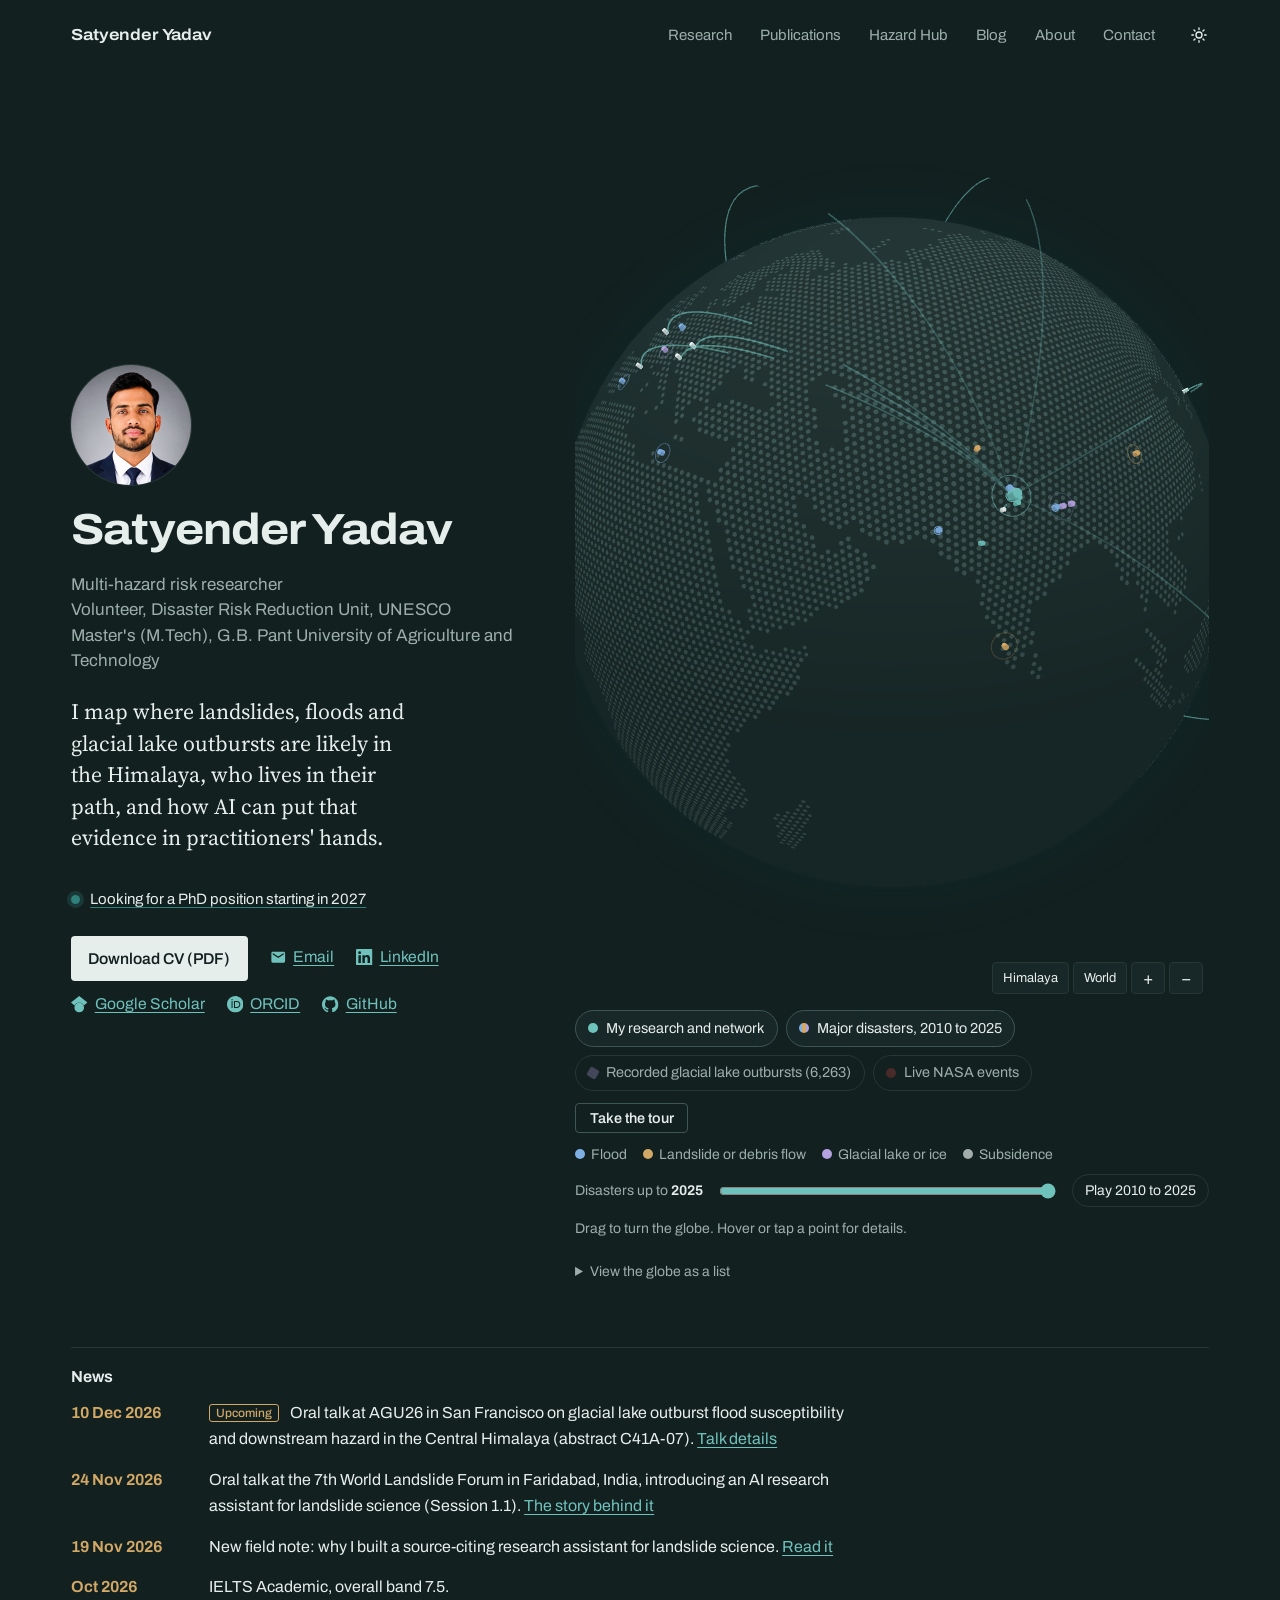
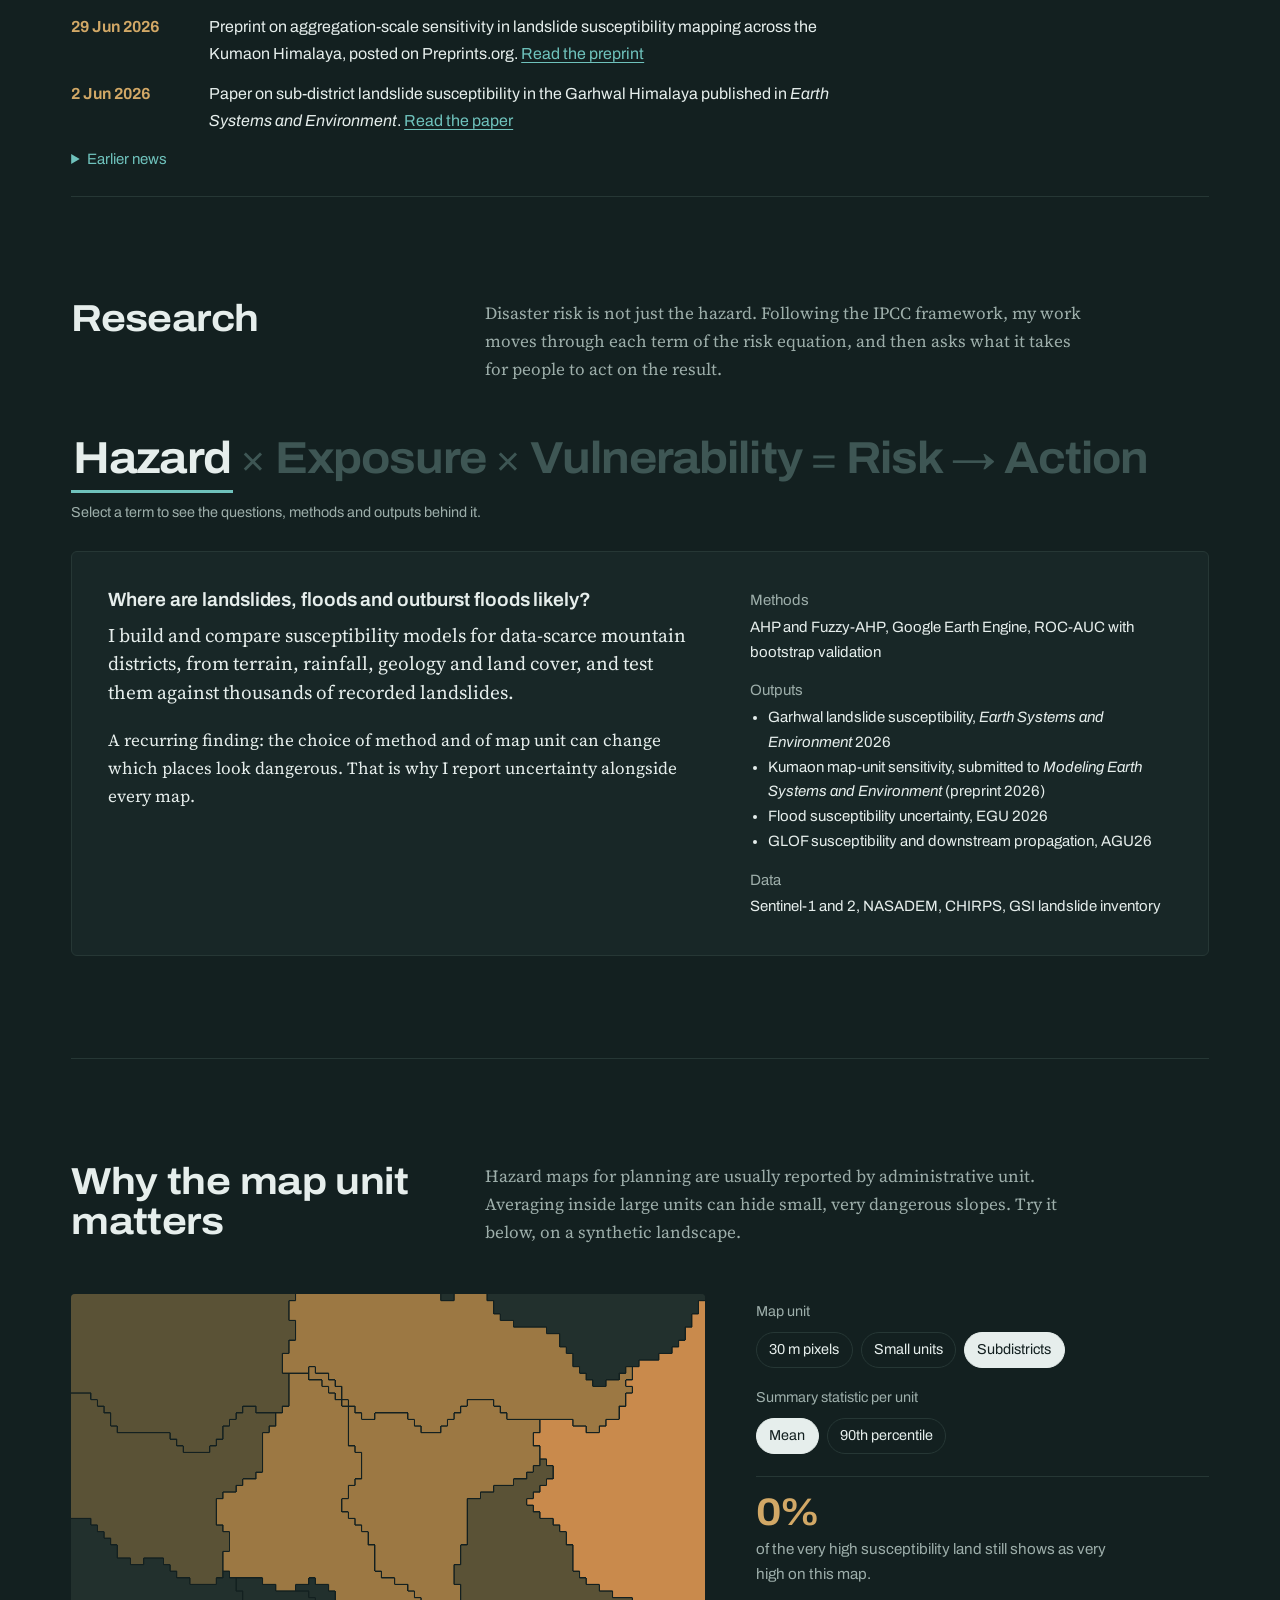
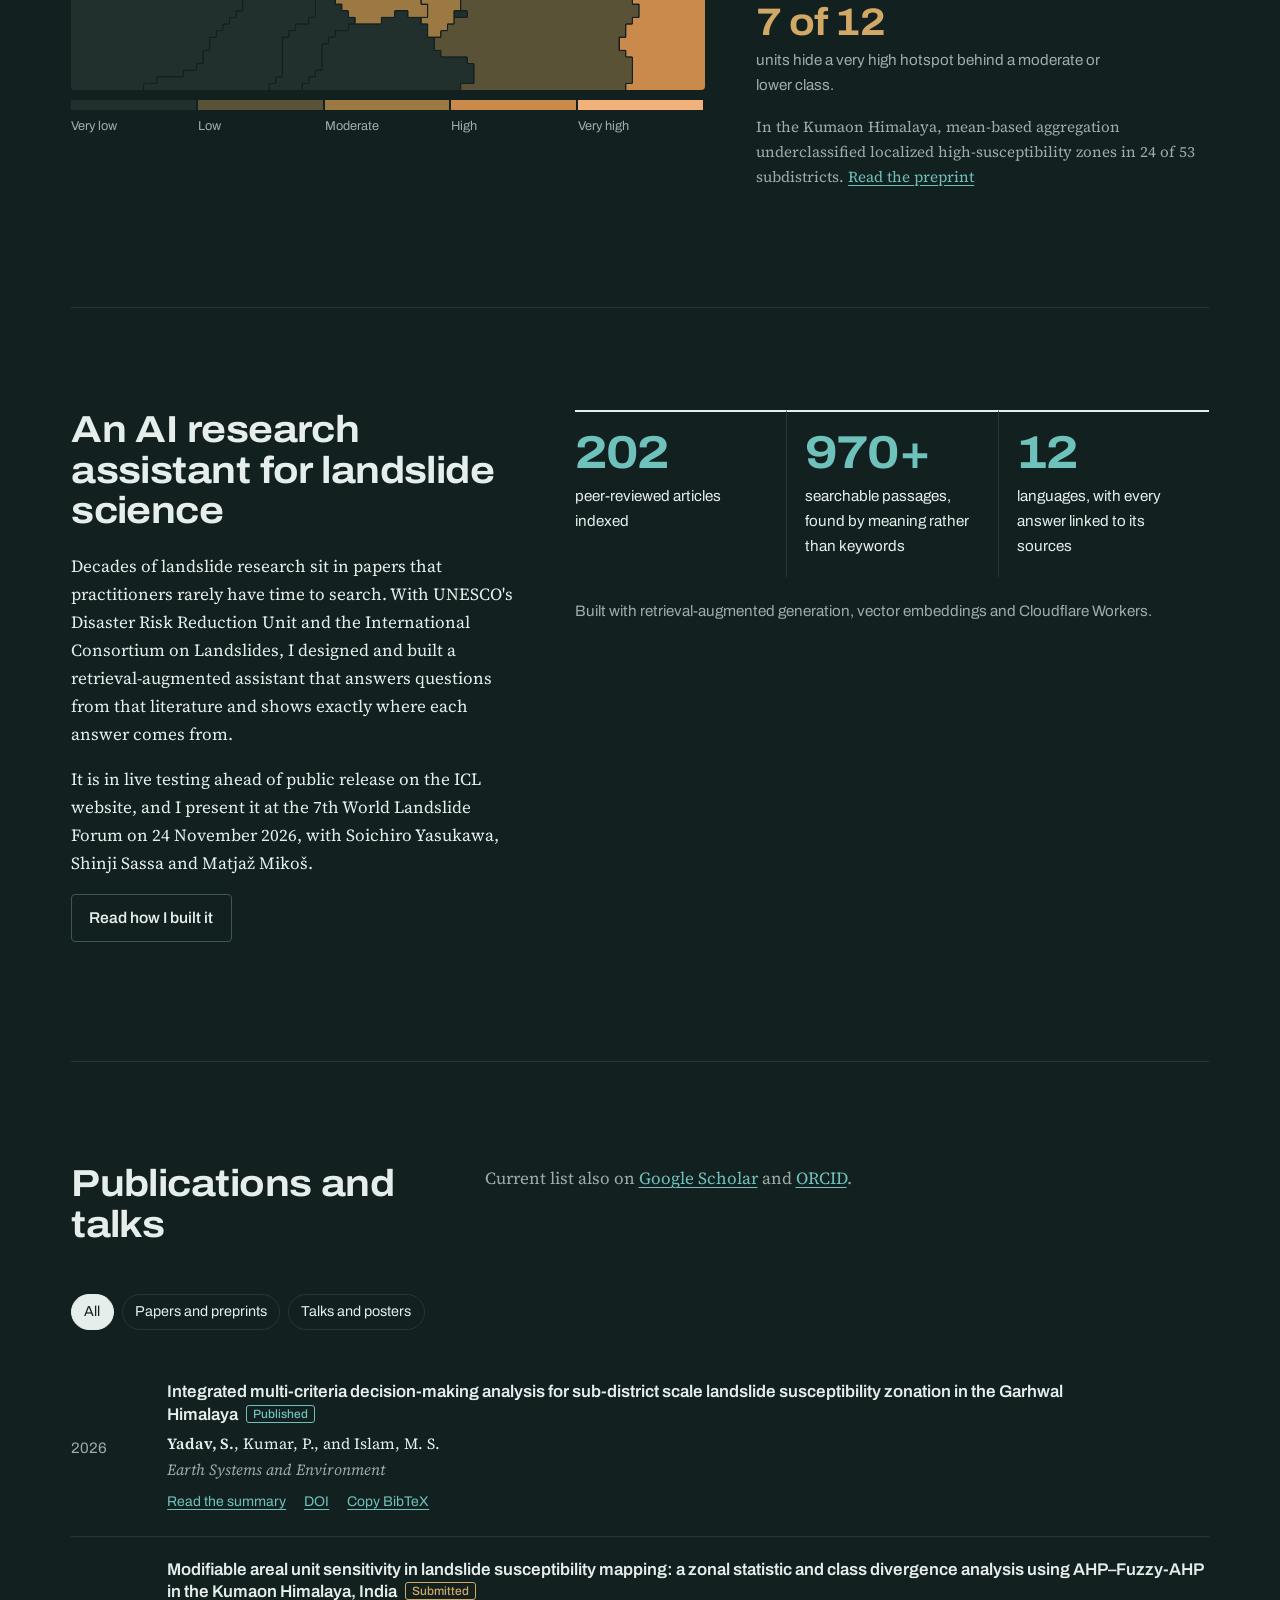
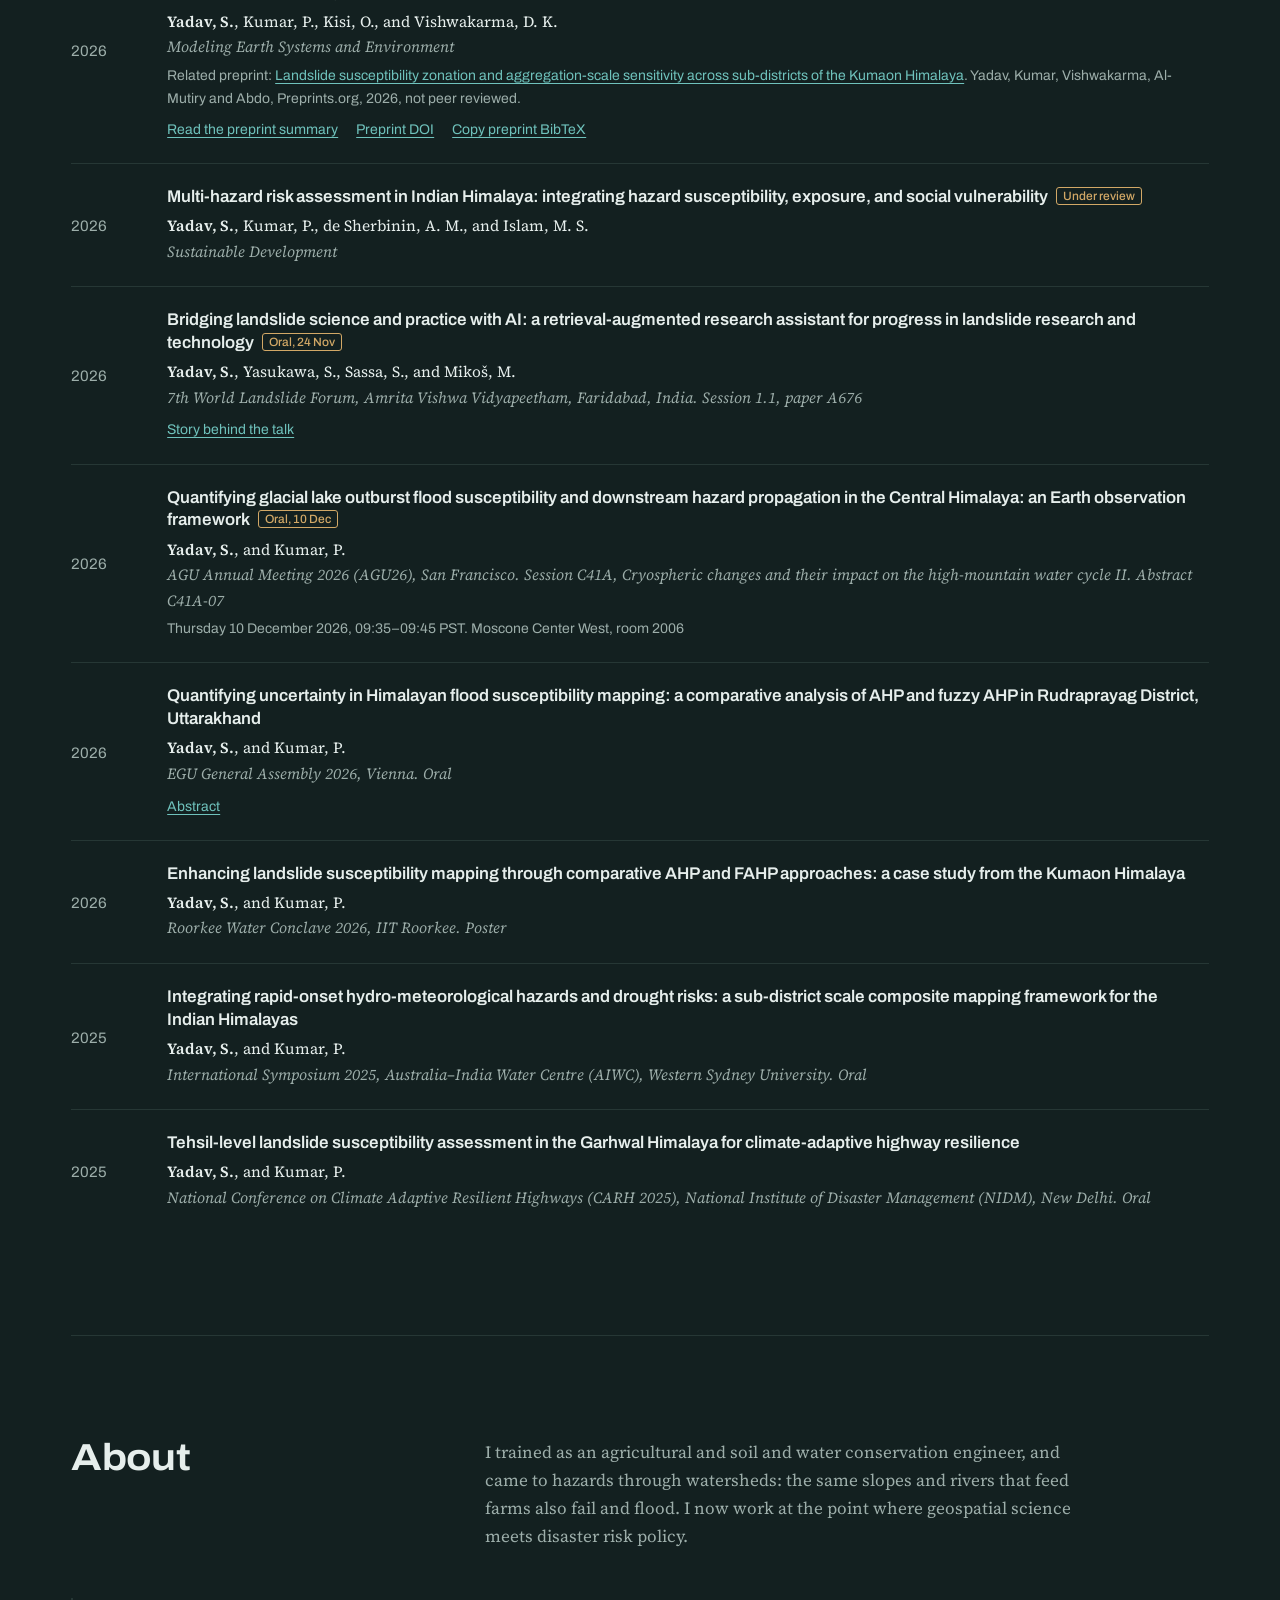
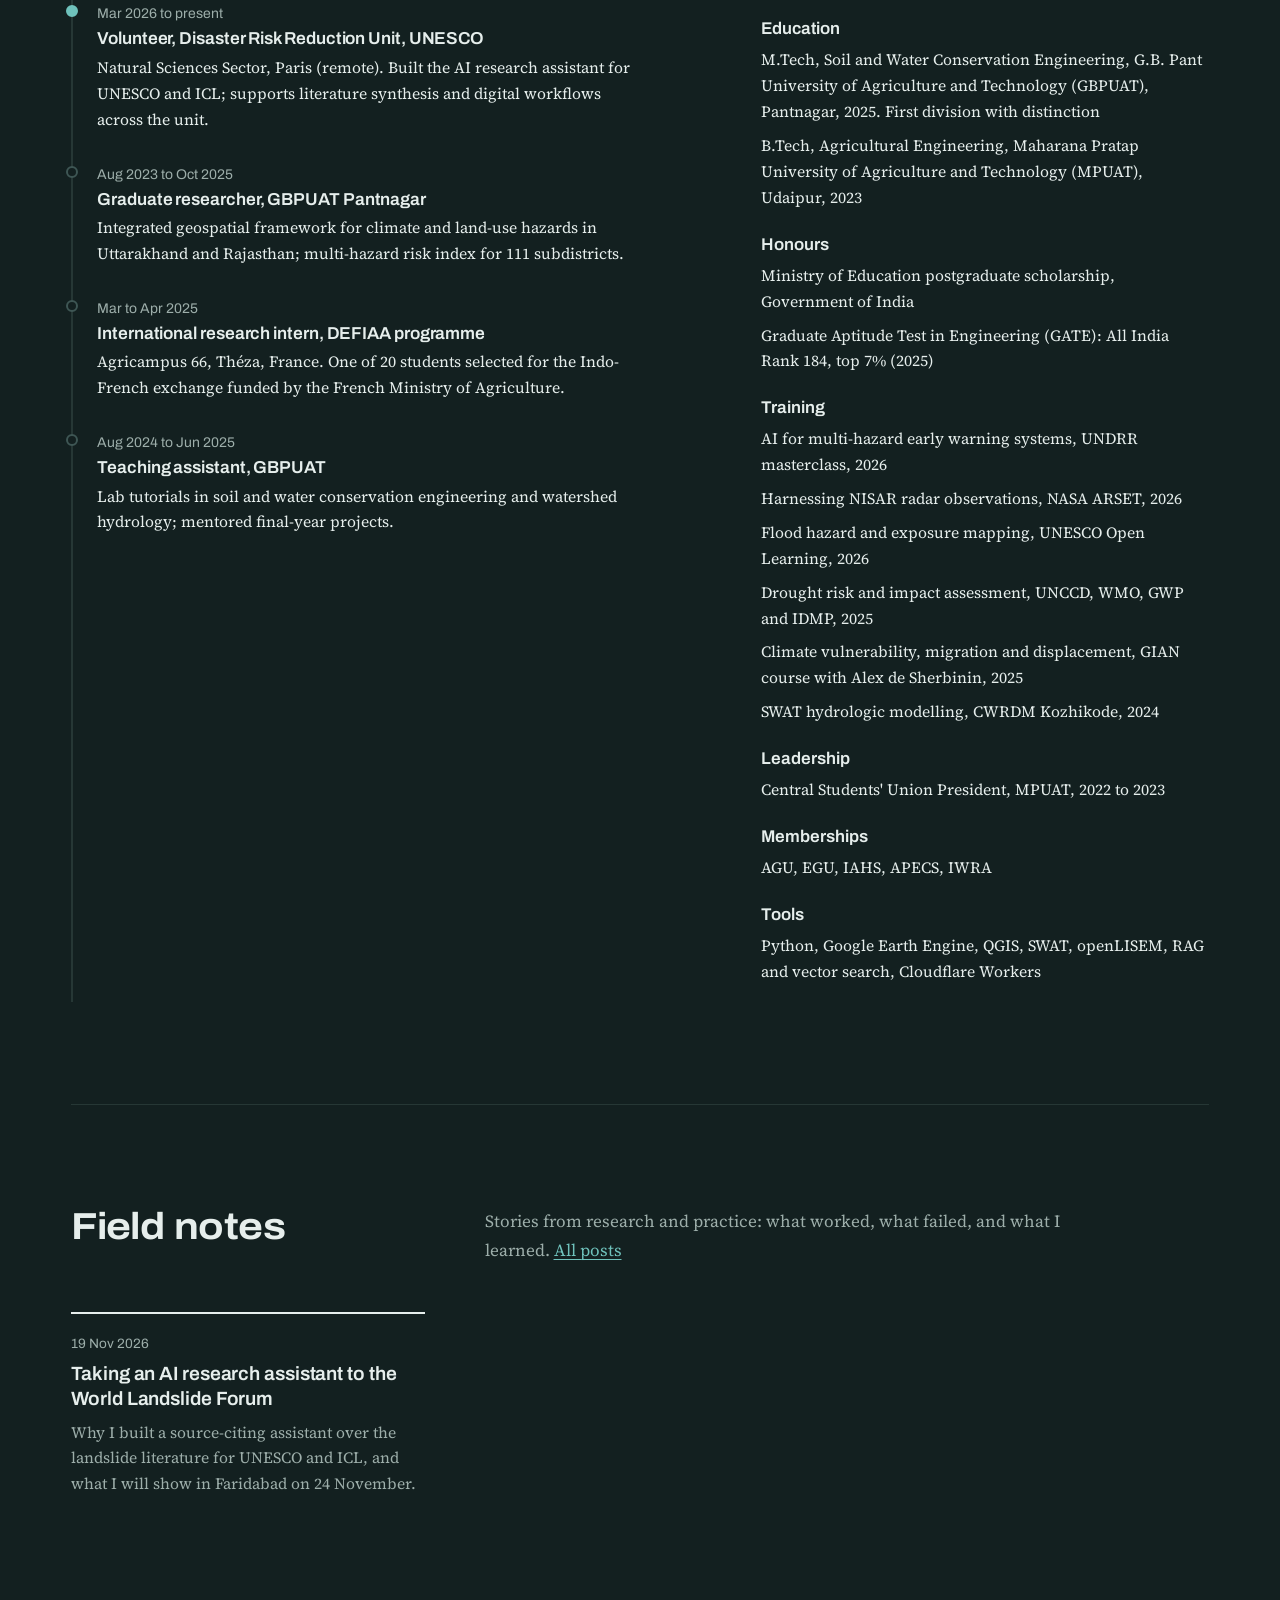
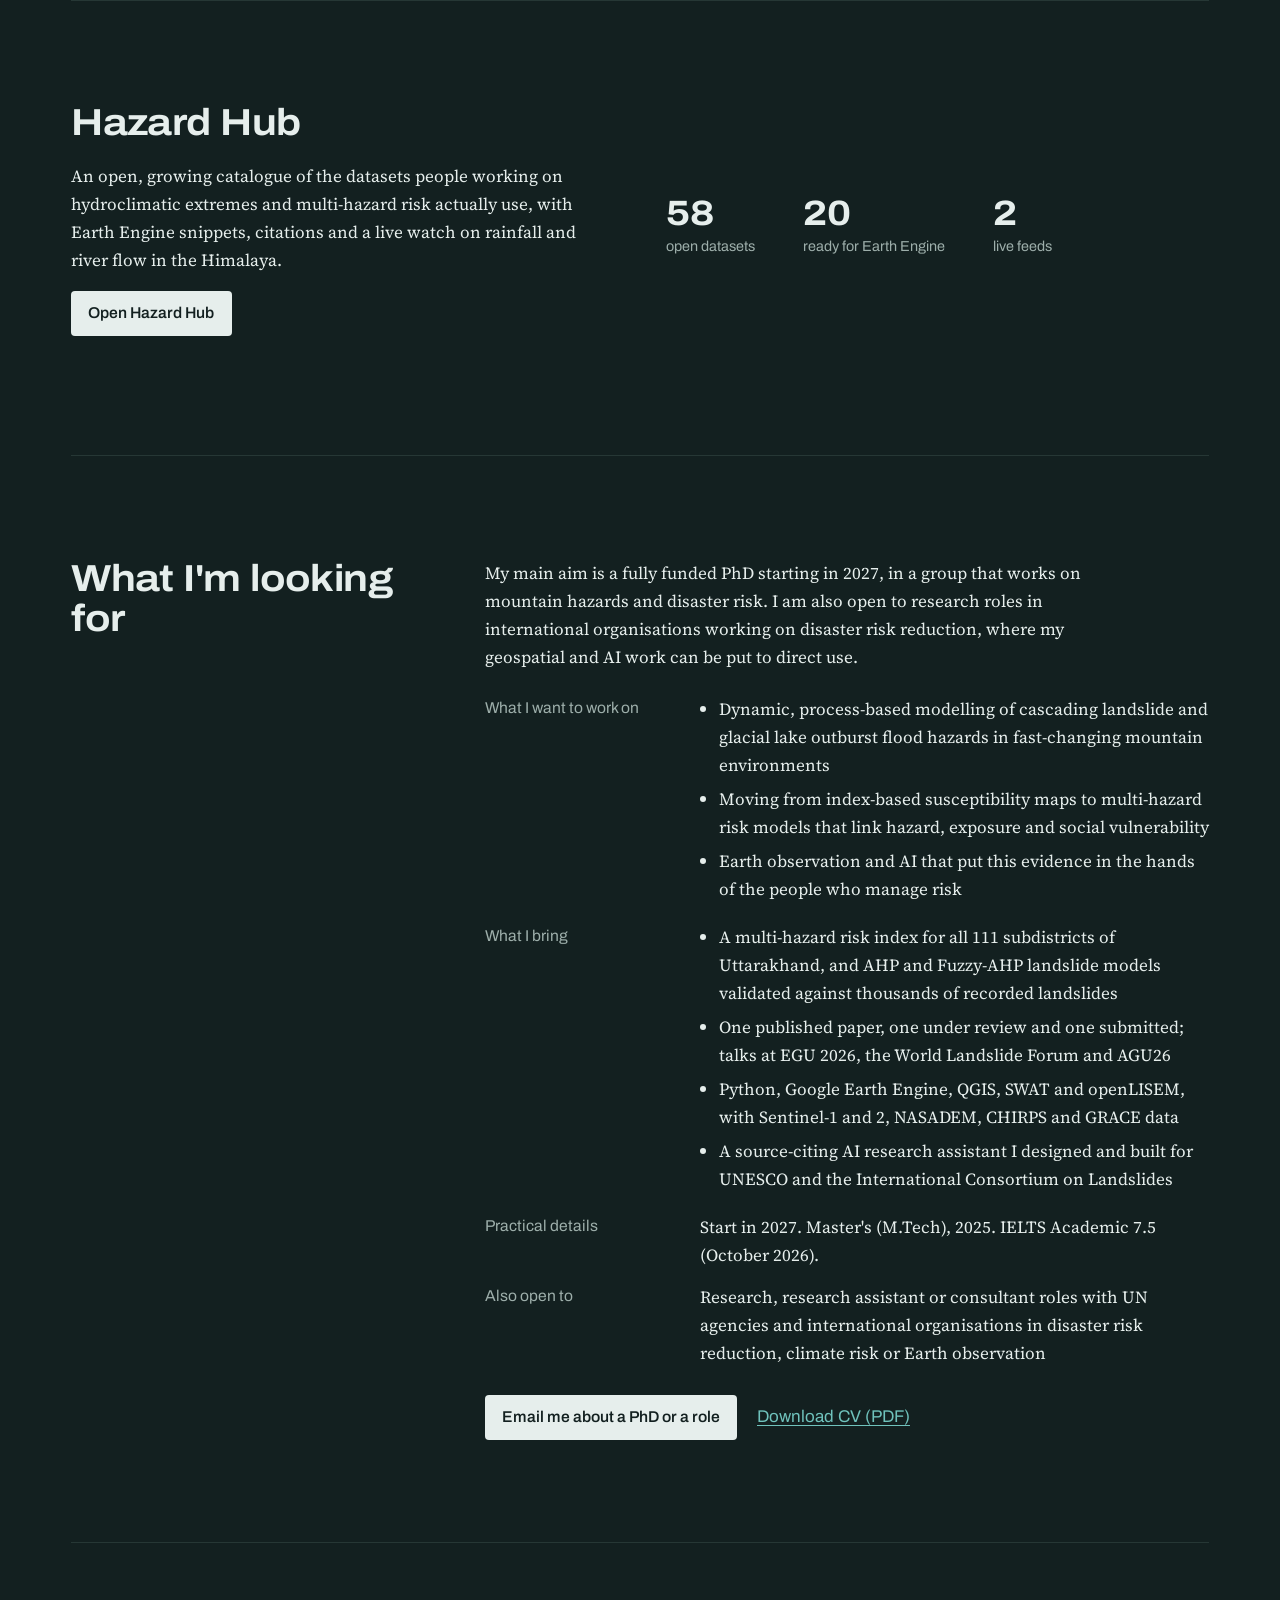
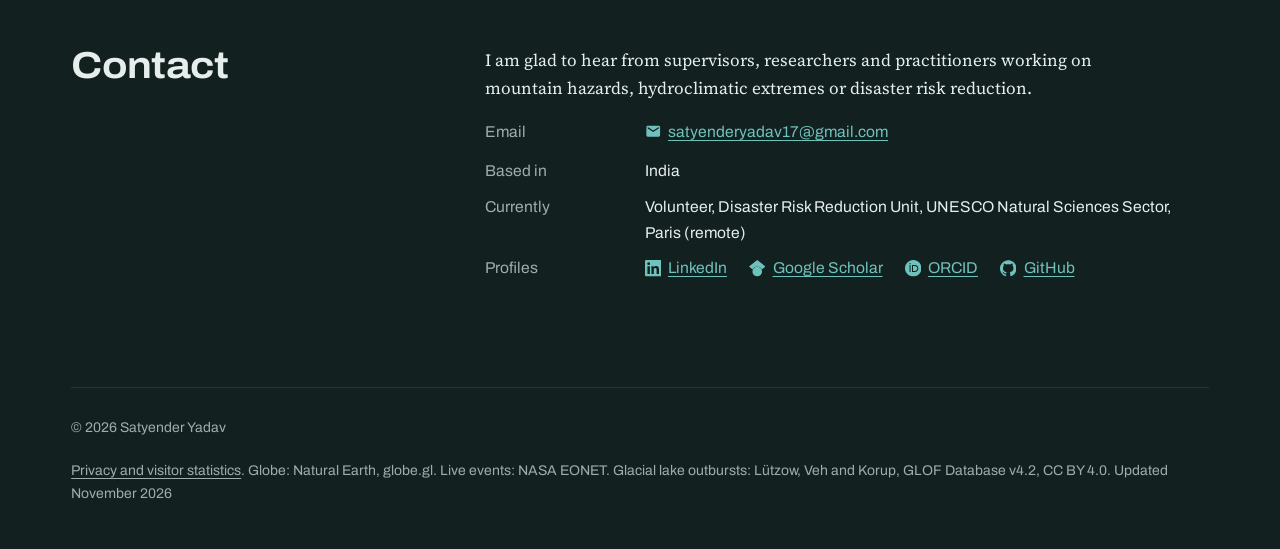
<file: index.html>
<!DOCTYPE html>
<html lang="en">
<head>
<meta charset="utf-8">
<meta name="viewport" content="width=device-width, initial-scale=1">
<title>Satyender Yadav | Multi-hazard risk, Himalaya, AI for disaster risk reduction</title>
<meta name="description" content="Satyender Yadav researches landslide, flood and glacial lake outburst flood risk in the Himalaya, and builds AI tools that put disaster risk evidence in practitioners' hands.">
<meta property="og:title" content="Satyender Yadav | Multi-hazard risk in the Himalaya">
<meta property="og:description" content="Landslides, floods, glacial lake outbursts: where they strike, who is exposed, and how AI can help people act on the evidence.">
<meta property="og:type" content="website">
<meta name="theme-color" content="#F2F5F4">
<link rel="canonical" href="https://yadavsatyender.github.io/">
<meta property="og:url" content="https://yadavsatyender.github.io/">
<meta property="og:site_name" content="Satyender Yadav">
<meta property="og:image" content="https://yadavsatyender.github.io/assets/img/og-home.png">
<meta property="og:image:width" content="1200">
<meta property="og:image:height" content="630">
<meta property="og:image:alt" content="Satyender Yadav: multi-hazard risk in the Himalaya and AI for disaster risk reduction">
<meta name="twitter:card" content="summary_large_image">
<link rel="icon" href="data:image/svg+xml,%3Csvg xmlns='http://www.w3.org/2000/svg' viewBox='0 0 32 32'%3E%3Ccircle cx='16' cy='16' r='14' fill='%230F6F6B'/%3E%3Cpath d='M5 20c5-6 9 2 13-4s6-3 9-2' stroke='%23F2F5F4' stroke-width='2.4' fill='none'/%3E%3C/svg%3E">
<link rel="preconnect" href="https://fonts.googleapis.com">
<link rel="preconnect" href="https://fonts.gstatic.com" crossorigin>
<link href="https://fonts.googleapis.com/css2?family=Archivo:wdth,wght@62..125,300..800&family=Source+Serif+4:ital,opsz,wght@0,8..60,400..650;1,8..60,400..500&display=swap" rel="stylesheet">
<script>(function(){var t;try{t=localStorage.getItem('theme')}catch(e){}if(t!=='light'&&t!=='dark'){var h=new Date().getHours();t=(window.matchMedia&&matchMedia('(prefers-color-scheme: dark)').matches)||h>=19||h<7?'dark':'light'}document.documentElement.setAttribute('data-theme',t)})();</script>
<link rel="stylesheet" href="assets/site.css?v=3">
<script type="application/ld+json">
{
  "@context":"https://schema.org",
  "@type":"Person",
  "name":"Satyender Yadav",
  "image":"https://yadavsatyender.github.io/assets/img/satyender-yadav-480.jpg",
  "jobTitle":"Researcher, multi-hazard risk assessment",
  "alumniOf":[{"@type":"CollegeOrUniversity","name":"G.B. Pant University of Agriculture and Technology"},{"@type":"CollegeOrUniversity","name":"Maharana Pratap University of Agriculture and Technology"}],
  "knowsAbout":["Multi-hazard risk assessment","Landslide susceptibility","Flood hazard","Glacial lake outburst floods","Remote sensing","Google Earth Engine","Retrieval-augmented generation","Disaster risk reduction"],
  "email":"mailto:satyenderyadav17@gmail.com",
  "sameAs":["https://scholar.google.com/citations?user=y6TnqXcAAAAJ","https://orcid.org/0009-0008-9498-3699","https://github.com/yadavsatyender","https://www.linkedin.com/in/satyenderyadav17"]
}
</script>
<style>
/* Hero */
.hero{display:grid;grid-template-columns:minmax(0,5fr) minmax(0,7fr);gap:clamp(24px,4vw,56px);align-items:center;padding:clamp(16px,3vw,32px) 0 clamp(36px,5vw,64px)}
.hero .portrait{display:block;width:120px;height:120px;border-radius:50%;object-fit:cover;margin:0 0 22px;background:var(--rule);box-shadow:0 0 0 1px var(--rule)}
.hero h1{font-weight:720;font-stretch:112%;font-size:clamp(2.1rem,3.4vw,3.1rem);line-height:1.05;letter-spacing:-.02em;margin:0 0 .45em;text-wrap:balance}
.hero .role{font-family:var(--sans);color:var(--scree);margin:0 0 1.3em;font-size:1.0625rem;line-height:1.5}
.hero .lede{font-size:clamp(1.18rem,1.7vw,1.4rem);line-height:1.45;margin:0 0 1.4em;max-width:32ch}
.hero .status-line{margin:0 0 1.6em}
.prof{display:inline-flex;align-items:center;gap:.45em}
.ico{width:1.05em;height:1.05em;flex:none;fill:currentColor}
.profiles{display:flex;flex-wrap:wrap;gap:8px 22px;margin:0;padding:0;list-style:none}
.links{display:flex;flex-wrap:wrap;gap:10px 22px;font-family:var(--sans);font-size:.98rem;margin:0;padding:0;list-style:none;align-items:center}

.globe-wrap{position:relative}
#globe{position:relative;width:100%;aspect-ratio:1/1;max-height:min(78vh,680px);margin-inline:auto;cursor:grab;touch-action:pan-y}
#globe:active{cursor:grabbing}
#globe canvas{display:block}
.globe-fallback{position:absolute;inset:0;display:grid;place-items:center;font-family:var(--sans);color:var(--scree);font-size:.9rem;text-align:center;padding:20px}
.globe-ui{display:flex;flex-wrap:wrap;justify-content:space-between;gap:12px 20px;align-items:center;margin-top:8px}
.layer-toggles button{display:inline-flex;align-items:center;gap:8px;color:var(--scree)}
.layer-toggles button[aria-pressed="true"]{background:var(--paper);color:var(--ink);border-color:var(--contour-major)}
.layer-toggles button[aria-pressed="false"] .sw{opacity:.3}
.layer-toggles button:disabled{opacity:.6;cursor:progress}
.layer-toggles .sw{width:10px;height:10px;border-radius:50%;flex:none}
.sw.work{background:var(--lake)}
.sw.event{background:linear-gradient(90deg,var(--hz-flood) 0 33%,var(--hz-landslide) 33% 66%,var(--hz-ice) 66%)}
.sw.live{background:#C2463A}
.sw.glof{background:var(--hz-ice);border-radius:2px;transform:rotate(30deg)}
.globe-info{font-family:var(--sans);font-size:.875rem;color:var(--scree);min-height:2.6em;margin:10px 0 0;max-width:60ch}
.globe-info b{color:var(--ink);font-weight:600}
.globe-info a{margin-left:.35em;white-space:nowrap}
.tour-start{font-size:.9rem;padding:.42em .95em}
:root{--hz-flood:#2B6CB0;--hz-landslide:#9A5E2E;--hz-ice:#7B5EA7;--hz-subsidence:#6E7876}
@media (prefers-color-scheme:dark){:root:not([data-theme="light"]){--hz-flood:#7FB0E3;--hz-landslide:#D2A866;--hz-ice:#B5A2E0;--hz-subsidence:#A3ADAB}}
:root[data-theme="dark"]{--hz-flood:#7FB0E3;--hz-landslide:#D2A866;--hz-ice:#B5A2E0;--hz-subsidence:#A3ADAB}
.globe-stage{position:relative}
.globe-zoom{position:absolute;right:6px;bottom:8px;display:flex;gap:4px;font-family:var(--sans);z-index:2}
.globe-zoom[hidden]{display:none}
.globe-zoom button{font:inherit;font-size:.8125rem;min-width:34px;height:32px;padding:0 10px;border:1px solid var(--rule);border-radius:4px;background:var(--paper);color:var(--ink);cursor:pointer}
.globe-zoom button:hover{border-color:var(--contour-major)}
.globe-zoom button[data-view="in"],.globe-zoom button[data-view="out"]{font-size:1.05rem;padding:0}
.globe-time{margin-top:10px;font-family:var(--sans);font-size:.875rem;color:var(--scree)}
.globe-time[hidden]{display:none}
.hz-legend{display:flex;flex-wrap:wrap;gap:4px 16px;list-style:none;margin:0 0 8px;padding:0}
.hz-legend li{display:inline-flex;align-items:center;gap:6px}
.hz-legend .sw{width:10px;height:10px;border-radius:50%;flex:none}
.yr{display:flex;flex-wrap:wrap;align-items:center;gap:8px 14px}
.yr label{white-space:nowrap}
.yr output{font-weight:650;color:var(--ink);font-variant-numeric:tabular-nums}
.yr input[type=range]{flex:1 1 180px;min-width:140px;accent-color:var(--lake)}
.tl-play{font:inherit;font-size:.875rem;background:none;border:1px solid var(--rule);border-radius:999px;padding:.3em .85em;color:var(--ink);cursor:pointer}
.tl-play:hover{border-color:var(--contour-major)}
.tour-start[hidden],.tour[hidden],#tour-link[hidden]{display:none}
.tour{margin:12px 0 0;padding:16px 18px;border:1px solid var(--rule);border-left:3px solid var(--lake);border-radius:6px;background:var(--paper);font-family:var(--sans);max-width:60ch}
.tour-step{margin:0 0 4px;font-size:.8125rem;color:var(--scree)}
.tour h3{margin:0 0 6px;font-size:1.1rem}
.tour h3:focus{outline:none}
.tour p{margin:0;font-size:.95rem;line-height:1.5}
#tour-text{font-family:var(--serif);font-size:1rem}
.tour-nav{display:flex;flex-wrap:wrap;justify-content:space-between;align-items:center;gap:10px 16px;margin-top:12px}
.tour-btns{display:flex;flex-wrap:wrap;gap:8px;align-items:center;margin-left:auto}
.tour-btns .btn{font-size:.875rem;padding:.42em .9em}
.tour-btns .btn:disabled{opacity:.4;cursor:default}
.tour-end{font:inherit;font-size:.875rem;background:none;border:0;color:var(--scree);text-decoration:underline;text-underline-offset:.18em;cursor:pointer;padding:.42em .2em}
.g-tip{font-family:var(--sans);font-size:13px;line-height:1.35;background:var(--paper);color:var(--ink);border:1px solid var(--rule);border-radius:4px;padding:6px 9px;max-width:240px;box-shadow:0 2px 10px rgba(30,43,42,.12)}
.g-tip b{display:block;font-weight:600}
.g-tip span{color:var(--scree)}
details.globe-list{font-family:var(--sans);font-size:.875rem;margin-top:6px}
details.globe-list summary{cursor:pointer;color:var(--scree)}
details.globe-list ul{columns:2;column-gap:28px;padding-left:18px;margin:10px 0 0}

/* News */
.news{padding:20px 0 24px;border-top:1px solid var(--rule);font-family:var(--sans);font-size:1rem}
.news h2{font-size:1rem;font-stretch:100%;font-weight:650;letter-spacing:0;margin:0 0 8px}
.news-list{list-style:none;margin:0;padding:0}
.news-list li{display:grid;grid-template-columns:7.5em minmax(0,1fr);gap:2px 18px;padding:7px 0}
.news-list time{font-weight:650;color:var(--silt);white-space:nowrap;font-variant-numeric:tabular-nums}
.news-list p{margin:0;max-width:72ch}
.news-list .state{margin-left:0;margin-right:8px;vertical-align:1px}
.news-more summary{cursor:pointer;color:var(--lake);font-size:.9375rem;margin-top:6px;width:max-content}
.news-more[open] summary{margin-bottom:4px}

/* Research equation */
.equation{display:flex;flex-wrap:wrap;align-items:baseline;gap:.15em .35em;margin:0 0 8px;font-family:var(--sans)}
.equation .op{font-size:clamp(1.6rem,3.6vw,2.8rem);color:var(--contour-major);font-weight:300;line-height:1}
.term{appearance:none;background:none;border:0;padding:4px 2px 8px;font:inherit;font-weight:680;font-stretch:108%;font-size:clamp(1.6rem,3.6vw,2.8rem);letter-spacing:-.02em;line-height:1.05;color:var(--contour-major);cursor:pointer;border-bottom:3px solid transparent;transition:color .2s,border-color .2s}
.term:hover{color:var(--scree)}
.term[aria-selected="true"]{color:var(--ink);border-bottom-color:var(--lake)}
.term.act[aria-selected="true"]{border-bottom-color:var(--silt)}
.eq-hint{font-family:var(--sans);font-size:.9rem;color:var(--scree);margin:0 0 26px}
.panel{background:var(--paper);border:1px solid var(--rule);border-radius:6px;padding:clamp(22px,3vw,36px);display:grid;grid-template-columns:minmax(0,7fr) minmax(0,5fr);gap:clamp(20px,4vw,56px)}
.panel[hidden]{display:none}
.panel p{margin:0 0 1em;max-width:var(--measure)}
.panel .big{font-size:1.2rem;line-height:1.5}
.panel dl{margin:0;font-family:var(--sans);font-size:.9375rem}
.panel dt{color:var(--scree);margin-top:14px}
.panel dt:first-child{margin-top:0}
.panel dd{margin:2px 0 0}
.panel ul{margin:2px 0 0;padding-left:18px}

/* Map-unit explainer */
.explain{display:grid;grid-template-columns:minmax(0,7fr) minmax(0,5fr);gap:clamp(24px,4vw,56px);align-items:start}
.mu-canvas{width:100%;aspect-ratio:8/5;display:block;border-radius:4px;background:var(--r1)}
.mu-legend{display:flex;gap:0;margin-top:10px;font-family:var(--sans);font-size:.8rem;color:var(--scree)}
.mu-legend span{flex:1;padding-top:16px;position:relative}
.mu-legend span::before{content:"";position:absolute;top:0;left:0;right:2px;height:10px;background:var(--c)}
.mu-controls{display:grid;gap:18px;margin:6px 0 22px}
.mu-controls fieldset{border:0;padding:0;margin:0}
.mu-controls legend{font-family:var(--sans);font-size:.9rem;color:var(--scree);margin-bottom:8px;padding:0}
.readout{font-family:var(--sans);border-top:1px solid var(--rule);padding-top:16px}
.readout .n{font-size:2.4rem;font-weight:700;font-stretch:110%;line-height:1;letter-spacing:-.02em;font-variant-numeric:tabular-nums}
.readout .n.warn{color:var(--silt)}
.readout p{margin:6px 0 16px;font-size:.95rem;color:var(--scree);max-width:40ch}
.explain .note{font-size:.95rem}

/* Assistant feature */
.assist{display:grid;grid-template-columns:minmax(0,5fr) minmax(0,7fr);gap:clamp(24px,4vw,64px);align-items:start}
.assist p{max-width:var(--measure)}
.pipeline{list-style:none;margin:0;padding:0;display:grid;grid-template-columns:repeat(3,minmax(0,1fr));gap:0;counter-reset:s}
.pipeline li{position:relative;padding:18px 18px 18px 0;border-top:2px solid var(--ink)}
.pipeline li+li{padding-left:18px;border-left:1px solid var(--rule)}
.pipeline .k{display:block;font-family:var(--sans);font-weight:720;font-stretch:115%;font-size:clamp(2rem,3.6vw,3rem);line-height:1;letter-spacing:-.02em;color:var(--lake)}
.pipeline .d{display:block;font-family:var(--sans);font-size:.95rem;margin-top:8px}
.assist-meta{font-family:var(--sans);font-size:.95rem;margin-top:22px;color:var(--scree)}

/* Publications */
.pubs{list-style:none;margin:0;padding:0}
.pub{display:grid;grid-template-columns:76px minmax(0,1fr);gap:20px;padding:22px 0;border-top:1px solid var(--rule)}
.pub:first-child{border-top:0;padding-top:0}
.pub[hidden]{display:none}
.pub .yr{font-family:var(--sans);font-variant-numeric:tabular-nums;color:var(--scree);font-size:.95rem;padding-top:3px}
.pub .t{font-family:var(--sans);font-weight:600;font-size:1.06rem;line-height:1.35;margin:0 0 .25em}
.pub .t a{color:var(--ink);text-decoration:none}
.pub .t a:hover{color:var(--lake);text-decoration:underline}
.pub .au{margin:0;font-size:.97rem}
.pub .au b{font-weight:620}
.pub .venue{margin:0;font-style:italic;color:var(--scree);font-size:.97rem}
.pub .when,.pub .rel{margin:4px 0 0;font-family:var(--sans);font-size:.875rem;color:var(--scree)}
.pub .rel cite{font-style:normal}
.pub .acts{display:flex;flex-wrap:wrap;gap:6px 18px;margin-top:8px;font-family:var(--sans);font-size:.875rem;align-items:center}
.pub .acts button{font:inherit;background:none;border:0;padding:0;color:var(--lake);cursor:pointer;text-decoration:underline;text-decoration-thickness:1px;text-underline-offset:.18em}
.state{font-family:var(--sans);font-size:.75rem;border:1px solid currentColor;border-radius:3px;padding:1px 6px;margin-left:8px;vertical-align:2px;font-weight:500;white-space:nowrap}
.state.pub-ok{color:var(--lake)}
.state.wip{color:var(--silt)}
.copied{font-family:var(--sans);font-size:.875rem;color:var(--lake);min-height:1.4em;margin:0 0 10px}
.pubgroup{font-family:var(--sans);font-size:1.05rem;font-weight:620;margin:40px 0 16px;padding-top:0}

/* About */
.about{display:grid;grid-template-columns:minmax(0,7fr) minmax(0,5fr);gap:clamp(28px,5vw,72px)}
.tl{list-style:none;margin:0;padding:0;border-left:2px solid var(--rule)}
.tl li{position:relative;padding:0 0 26px 24px}
.tl li::before{content:"";position:absolute;left:-7px;top:7px;width:12px;height:12px;border-radius:50%;background:var(--snow);border:2px solid var(--contour-major)}
.tl li:first-child::before{background:var(--lake);border-color:var(--lake)}
.tl .when{font-family:var(--sans);font-size:.875rem;color:var(--scree);font-variant-numeric:tabular-nums}
.tl h3{margin:2px 0 4px;font-size:1.08rem}
.tl p{margin:0;font-size:.98rem;max-width:var(--measure)}
.facts dt{font-family:var(--sans);font-weight:620;margin-top:20px}
.facts dt:first-child{margin-top:0}
.facts dd{margin:4px 0 0;font-size:.98rem}
.facts dd+dd{margin-top:8px}

/* Writing + hub teasers */
.posts{list-style:none;margin:0;padding:0;display:grid;grid-template-columns:repeat(3,minmax(0,1fr));gap:clamp(20px,3vw,40px)}
.posts li{border-top:2px solid var(--ink);padding-top:14px}
.posts time{font-family:var(--sans);font-size:.85rem;color:var(--scree)}
.posts h3{margin:6px 0 8px}
.posts h3 a{color:var(--ink);text-decoration:none}
.posts h3 a:hover{color:var(--lake);text-decoration:underline}
.posts p{margin:0;font-size:.98rem;color:var(--scree)}
.hubteaser{display:grid;grid-template-columns:minmax(0,6fr) minmax(0,6fr);gap:clamp(24px,4vw,64px);align-items:center}
.hubteaser .stats{display:flex;gap:clamp(20px,4vw,48px);font-family:var(--sans);flex-wrap:wrap}
.hubteaser .stats b{display:block;font-size:2.2rem;font-weight:720;font-stretch:112%;line-height:1;color:var(--ink)}
.hubteaser .stats span{font-size:.9rem;color:var(--scree)}
.hubteaser p{max-width:var(--measure)}

/* Contact */
.phd{display:grid;grid-template-columns:minmax(0,4fr) minmax(0,8fr);gap:clamp(20px,4vw,64px)}
.phd h2{margin:0}
.phd .intro{max-width:var(--measure);margin:0 0 1.4em}
.phd dl{display:grid;grid-template-columns:11.5em minmax(0,1fr);gap:14px 20px;margin:0 0 1.6em}
.phd dt{font-family:var(--sans);font-size:.98rem;color:var(--scree)}
.phd dd{margin:0}
.phd dd ul{margin:0;padding-left:1.1em}
.phd dd li{margin:0 0 .35em}
.phd .ask{display:flex;flex-wrap:wrap;gap:12px 20px;align-items:center;margin:0;padding:0;list-style:none;font-family:var(--sans)}
.hero .status-line a{color:inherit;text-decoration-color:var(--lake-fill);text-underline-offset:.2em}
.contact{display:grid;grid-template-columns:minmax(0,4fr) minmax(0,8fr);gap:clamp(20px,4vw,64px)}
.contact p{max-width:var(--measure);margin:0 0 1em}
.contact dl{display:grid;grid-template-columns:140px minmax(0,1fr);gap:10px 20px;margin:0;font-family:var(--sans);font-size:.98rem}
.contact dt{color:var(--scree)}
.contact dd{margin:0}

@media (max-width:960px){
  .hero,.explain,.assist,.about,.hubteaser{grid-template-columns:1fr}
  .panel{grid-template-columns:1fr}
  .posts{grid-template-columns:1fr 1fr}
  .contact,.phd{grid-template-columns:1fr;gap:14px}
  .phd dl{grid-template-columns:1fr;gap:4px}
  .phd dd{margin-bottom:12px}
  #globe{max-width:560px}
}
@media (max-width:720px){
  .hero .portrait{width:96px;height:96px;margin-bottom:16px}
  .news-list li{grid-template-columns:1fr;gap:0;padding:8px 0}
  .pipeline{grid-template-columns:1fr}
  .pipeline li+li{padding-left:0;border-left:0}
  .posts{grid-template-columns:1fr}
  .pub{grid-template-columns:1fr;gap:4px}
  .contact dl{grid-template-columns:1fr;gap:2px}
  .contact dd{margin-bottom:10px}
  details.globe-list ul{columns:1}
}
</style>
</head>
<body>
<svg width="0" height="0" style="position:absolute" aria-hidden="true" focusable="false"><symbol id="i-mail" viewBox="0 0 24 24"><path d="M20 4H4c-1.1 0-2 .9-2 2v12c0 1.1.9 2 2 2h16c1.1 0 2-.9 2-2V6c0-1.1-.9-2-2-2zm0 4-8 5-8-5V6l8 5 8-5v2z"/></symbol><symbol id="i-scholar" viewBox="0 0 24 24"><path d="M5.242 13.769L0 9.5 12 0l12 9.5-5.242 4.269C17.548 11.249 14.978 9.5 12 9.5c-2.977 0-5.548 1.748-6.758 4.269zM12 10a7 7 0 1 0 0 14 7 7 0 0 0 0-14z"/></symbol><symbol id="i-orcid" viewBox="0 0 24 24"><path d="M12 0C5.372 0 0 5.372 0 12s5.372 12 12 12 12-5.372 12-12S18.628 0 12 0zM7.369 4.378c.525 0 .947.431.947.947s-.422.947-.947.947a.95.95 0 0 1-.947-.947c0-.525.422-.947.947-.947zm-.722 3.038h1.444v10.041H6.647V7.416zm3.562 0h3.9c3.712 0 5.344 2.653 5.344 5.025 0 2.578-2.016 5.025-5.325 5.025h-3.919V7.416zm1.444 1.303v7.444h2.297c3.272 0 4.022-2.484 4.022-3.722 0-2.016-1.284-3.722-4.097-3.722h-2.222z"/></symbol><symbol id="i-github" viewBox="0 0 24 24"><path d="M12 .297c-6.63 0-12 5.373-12 12 0 5.303 3.438 9.8 8.205 11.385.6.113.82-.258.82-.577 0-.285-.01-1.04-.015-2.04-3.338.724-4.042-1.61-4.042-1.61C4.422 18.07 3.633 17.7 3.633 17.7c-1.087-.744.084-.729.084-.729 1.205.084 1.838 1.236 1.838 1.236 1.07 1.835 2.809 1.305 3.495.998.108-.776.417-1.305.76-1.605-2.665-.3-5.466-1.332-5.466-5.93 0-1.31.465-2.38 1.235-3.22-.135-.303-.54-1.523.105-3.176 0 0 1.005-.322 3.3 1.23.96-.267 1.98-.399 3-.405 1.02.006 2.04.138 3 .405 2.28-1.552 3.285-1.23 3.285-1.23.645 1.653.24 2.873.12 3.176.765.84 1.23 1.91 1.23 3.22 0 4.61-2.805 5.625-5.475 5.92.42.36.81 1.096.81 2.22 0 1.606-.015 2.896-.015 3.286 0 .315.21.69.825.57C20.565 22.092 24 17.592 24 12.297c0-6.627-5.373-12-12-12"/></symbol><symbol id="i-linkedin" viewBox="0 0 24 24"><path d="M20.447 20.452h-3.554v-5.569c0-1.328-.027-3.037-1.852-3.037-1.853 0-2.136 1.445-2.136 2.939v5.667H9.351V9h3.414v1.561h.046c.477-.9 1.637-1.85 3.37-1.85 3.601 0 4.267 2.37 4.267 5.455v6.286zM5.337 7.433c-1.144 0-2.063-.926-2.063-2.065 0-1.138.92-2.063 2.063-2.063 1.14 0 2.064.925 2.064 2.063 0 1.139-.925 2.065-2.064 2.065zm1.782 13.019H3.555V9h3.564v11.452zM22.225 0H1.771C.792 0 0 .774 0 1.729v20.542C0 23.227.792 24 1.771 24h20.451C23.2 24 24 23.227 24 22.271V1.729C24 .774 23.2 0 22.222 0h.003z"/></symbol></svg>
<a class="skip" href="#main">Skip to content</a>
<div class="wrap">
  <header class="top">
    <a class="mark" href="index.html">Satyender Yadav</a>
    <nav aria-label="Main">
      <ul>
        <li><a href="#research">Research</a></li>
        <li><a href="#publications">Publications</a></li>
        <li><a href="hub.html">Hazard Hub</a></li>
        <li><a href="blog.html">Blog</a></li>
        <li><a href="#about">About</a></li>
        <li><a href="#contact">Contact</a></li>
        <li class="theme-item"><button type="button" class="theme-toggle" aria-label="Switch colour mode"><svg class="i-moon" viewBox="0 0 24 24" aria-hidden="true" fill="none" stroke="currentColor" stroke-width="1.8" stroke-linecap="round" stroke-linejoin="round"><path d="M20 14.5A8 8 0 0 1 9.5 4a8 8 0 1 0 10.5 10.5z"/></svg><svg class="i-sun" viewBox="0 0 24 24" aria-hidden="true" fill="none" stroke="currentColor" stroke-width="1.8" stroke-linecap="round"><circle cx="12" cy="12" r="4"/><path d="M12 2.5v2M12 19.5v2M2.5 12h2M19.5 12h2M5.3 5.3l1.4 1.4M17.3 17.3l1.4 1.4M5.3 18.7l1.4-1.4M17.3 6.7l1.4-1.4"/></svg><span class="theme-tip" aria-hidden="true">Switch colour mode</span></button></li>
      </ul>
    </nav>
  </header>

  <main id="main">
    <div class="hero" data-track-section="Intro">
      <div>
        <img class="portrait" src="assets/img/satyender-yadav-240.jpg" srcset="assets/img/satyender-yadav-240.jpg 240w, assets/img/satyender-yadav-480.jpg 480w" sizes="(max-width:720px) 96px, 120px" width="120" height="120" alt="Portrait of Satyender Yadav" decoding="async">
        <h1>Satyender Yadav</h1>
        <p class="role">Multi-hazard risk researcher<br>Volunteer, Disaster Risk Reduction Unit,&nbsp;UNESCO<br>Master's (M.Tech), G.B. Pant University of Agriculture and Technology</p>
        <p class="lede">I map where landslides, floods and glacial lake outbursts are likely in the Himalaya, who lives in their path, and how AI can put that evidence in practitioners' hands.</p>
        <!-- EDIT: change if your situation changes -->
        <p class="status-line"><a href="#phd">Looking for a PhD position starting in 2027</a></p>
        <ul class="links">
          <li><a class="btn" href="cv.pdf" download="Satyender_Yadav_CV.pdf">Download CV (PDF)</a></li>
          <li><a class="prof" href="mailto:satyenderyadav17@gmail.com"><svg class="ico" aria-hidden="true" focusable="false"><use href="#i-mail"/></svg>Email</a></li>
          <li><a class="prof" href="https://www.linkedin.com/in/satyenderyadav17"><svg class="ico" aria-hidden="true" focusable="false"><use href="#i-linkedin"/></svg>LinkedIn</a></li>
          <li><a class="prof" href="https://scholar.google.com/citations?user=y6TnqXcAAAAJ"><svg class="ico" aria-hidden="true" focusable="false"><use href="#i-scholar"/></svg>Google Scholar</a></li>
          <li><a class="prof" href="https://orcid.org/0009-0008-9498-3699"><svg class="ico" aria-hidden="true" focusable="false"><use href="#i-orcid"/></svg>ORCID</a></li>
          <li><a class="prof" href="https://github.com/yadavsatyender"><svg class="ico" aria-hidden="true" focusable="false"><use href="#i-github"/></svg>GitHub</a></li>
        </ul>
      </div>

      <div class="globe-wrap">
        <div class="globe-stage">
        <div id="globe" role="img" aria-label="Interactive globe of Satyender Yadav's study regions, collaborations and major mountain hazard disasters. A text list follows below."><div class="globe-fallback" id="globe-fallback">Loading the globe</div></div>
        <div class="globe-zoom" id="globe-zoom" role="group" aria-label="Globe view" hidden data-track-group="Globe view">
          <button type="button" data-view="himalaya">Himalaya</button><button type="button" data-view="world">World</button><button type="button" data-view="in" aria-label="Zoom in">+</button><button type="button" data-view="out" aria-label="Zoom out">−</button>
        </div>
        </div>
        <div class="globe-ui">
          <div class="chips layer-toggles" role="group" aria-label="Globe layers" data-track-group="Globe layer">
            <button type="button" data-layer="work" aria-pressed="true"><span class="sw work"></span>My research and network</button>
            <button type="button" data-layer="events" aria-pressed="true"><span class="sw event"></span>Major disasters, 2010 to 2025</button>
            <button type="button" data-layer="glofs" aria-pressed="false"><span class="sw glof"></span>Recorded glacial lake outbursts (6,263)</button>
            <button type="button" data-layer="live" aria-pressed="false"><span class="sw live"></span>Live NASA events</button>
          </div>
          <button type="button" class="btn ghost tour-start" id="tour-start" hidden data-track="Globe tour" data-track-detail="Start">Take the tour</button>
        </div>
        <div class="globe-time" id="globe-time" hidden>
          <ul class="hz-legend" aria-label="Disaster types">
            <li><span class="sw" style="background:var(--hz-flood)"></span>Flood</li><li><span class="sw" style="background:var(--hz-landslide)"></span>Landslide or debris flow</li><li><span class="sw" style="background:var(--hz-ice)"></span>Glacial lake or ice</li><li><span class="sw" style="background:var(--hz-subsidence)"></span>Subsidence</li>
          </ul>
          <div class="yr">
            <label for="tl-year">Disasters up to <output id="tl-out" for="tl-year">2025</output></label>
            <input type="range" id="tl-year" min="2010" max="2025" step="1" value="2025">
            <button type="button" class="tl-play" id="tl-play" data-track="Globe timeline" data-track-detail="Play">Play 2010 to 2025</button>
          </div>
        </div>
        <p class="globe-info" id="globe-info" aria-live="polite">Drag to turn the globe. Hover or tap a point for details.</p>
        <div class="tour" id="globe-tour" hidden aria-live="polite">
          <p class="tour-step" id="tour-step"></p>
          <h3 id="tour-name" tabindex="-1"></h3>
          <p id="tour-text"></p>
          <div class="tour-nav">
            <a id="tour-link" hidden></a>
            <span class="tour-btns"><button type="button" class="btn ghost" id="tour-prev">Back</button><button type="button" class="btn" id="tour-next">Next</button><button type="button" class="tour-end" id="tour-end">End tour</button></span>
          </div>
        </div>
        <details class="globe-list"><summary data-track="Globe as list">View the globe as a list</summary><div id="globe-list"></div></details>
      </div>
    </div>

    <div class="news" data-track-section="News" role="region" aria-labelledby="news-h">
      <h2 id="news-h">News</h2>
      <ol class="news-list">
        <li data-date="2026-12-10"><time datetime="2026-12-10">10 Dec 2026</time><p>Oral talk at AGU26 in San Francisco on glacial lake outburst flood susceptibility and downstream hazard in the Central Himalaya (abstract C41A-07). <a href="#talk-agu26">Talk details</a></p></li>
        <li data-date="2026-11-24"><time datetime="2026-11-24">24 Nov 2026</time><p>Oral talk at the 7th World Landslide Forum in Faridabad, India, introducing an AI research assistant for landslide science (Session 1.1). <a href="blog.html#wlf7-ai-research-assistant">The story behind it</a></p></li>
        <li><time datetime="2026-11-19">19 Nov 2026</time><p>New field note: why I built a source-citing research assistant for landslide science. <a href="blog.html#wlf7-ai-research-assistant">Read it</a></p></li>
        <li><time datetime="2026-10">Oct 2026</time><p>IELTS Academic, overall band 7.5.</p></li>
        <li><time datetime="2026-06-29">29 Jun 2026</time><p>Preprint on aggregation-scale sensitivity in landslide susceptibility mapping across the Kumaon Himalaya, posted on Preprints.org. <a href="https://www.preprints.org/manuscript/202606.2088">Read the preprint</a></p></li>
        <li><time datetime="2026-06-02">2 Jun 2026</time><p>Paper on sub-district landslide susceptibility in the Garhwal Himalaya published in <i>Earth Systems and Environment</i>. <a href="https://doi.org/10.1007/s41748-026-01263-8">Read the paper</a></p></li>
      </ol>
      <details class="news-more">
        <summary data-track="News" data-track-detail="Earlier news">Earlier news</summary>
        <ol class="news-list">
          <li><time datetime="2026-05">May 2026</time><p>Oral talk at the EGU General Assembly in Vienna on uncertainty in flood susceptibility mapping for Rudraprayag District, Uttarakhand. <a href="https://doi.org/10.5194/egusphere-egu26-20654">Abstract</a></p></li>
          <li><time datetime="2026-03">Mar 2026</time><p>Joined the Disaster Risk Reduction Unit of UNESCO's Natural Sciences Sector as a volunteer. <a href="#assistant">What I built there</a></p></li>
          <li><time datetime="2025-10">Oct 2025</time><p>Completed my M.Tech in Soil and Water Conservation Engineering at GBPUAT, Pantnagar, with distinction.</p></li>
        </ol>
      </details>
    </div>

    <!-- RESEARCH -->
    <section id="research" data-track-section="Research" aria-labelledby="research-h">
      <div class="sec-head">
        <h2 id="research-h">Research</h2>
        <p>Disaster risk is not just the hazard. Following the IPCC framework, my work moves through each term of the risk equation, and then asks what it takes for people to act on the result.</p>
      </div>
      <div class="equation" role="tablist" aria-label="Risk equation" data-track-group="Research equation">
        <button class="term" role="tab" id="t-h" aria-controls="p-h" aria-selected="true">Hazard</button><span class="op" aria-hidden="true">×</span>
        <button class="term" role="tab" id="t-e" aria-controls="p-e" aria-selected="false" tabindex="-1">Exposure</button><span class="op" aria-hidden="true">×</span>
        <button class="term" role="tab" id="t-v" aria-controls="p-v" aria-selected="false" tabindex="-1">Vulnerability</button><span class="op" aria-hidden="true">=</span>
        <button class="term" role="tab" id="t-r" aria-controls="p-r" aria-selected="false" tabindex="-1">Risk</button><span class="op" aria-hidden="true">→</span>
        <button class="term act" role="tab" id="t-a" aria-controls="p-a" aria-selected="false" tabindex="-1">Action</button>
      </div>
      <p class="eq-hint">Select a term to see the questions, methods and outputs behind it.</p>

      <div class="panel" role="tabpanel" id="p-h" aria-labelledby="t-h" tabindex="0">
        <div>
          <h3>Where are landslides, floods and outburst floods likely?</h3>
          <p class="big">I build and compare susceptibility models for data-scarce mountain districts, from terrain, rainfall, geology and land cover, and test them against thousands of recorded landslides.</p>
          <p>A recurring finding: the choice of method and of map unit can change which places look dangerous. That is why I report uncertainty alongside every map.</p>
        </div>
        <dl>
          <dt>Methods</dt><dd>AHP and Fuzzy-AHP, Google Earth Engine, ROC-AUC with bootstrap validation</dd>
          <dt>Outputs</dt><dd><ul><li>Garhwal landslide susceptibility, <i>Earth Systems and Environment</i> 2026</li><li>Kumaon map-unit sensitivity, submitted to <i>Modeling Earth Systems and Environment</i> (preprint 2026)</li><li>Flood susceptibility uncertainty, EGU 2026</li><li>GLOF susceptibility and downstream propagation, AGU26</li></ul></dd>
          <dt>Data</dt><dd>Sentinel-1 and 2, NASADEM, CHIRPS, GSI landslide inventory</dd>
        </dl>
      </div>
      <div class="panel" role="tabpanel" id="p-e" aria-labelledby="t-e" tabindex="0" hidden>
        <div>
          <h3>Who and what sits in harm's way?</h3>
          <p class="big">Population and infrastructure layered over the hazard maps for every subdistrict, including the highways that keep mountain districts connected.</p>
        </div>
        <dl>
          <dt>Methods</dt><dd>Gridded population, road and settlement layers, zonal statistics</dd>
          <dt>Outputs</dt><dd>Exposure component of the Uttarakhand multi-hazard risk index; highway resilience talk, National Conference on Climate Adaptive Resilient Highways (CARH 2025), National Institute of Disaster Management (NIDM)</dd>
        </dl>
      </div>
      <div class="panel" role="tabpanel" id="p-v" aria-labelledby="t-v" tabindex="0" hidden>
        <div>
          <h3>Who is least able to cope?</h3>
          <p class="big">Exposure is not destiny. A 20-indicator social vulnerability index captures who is least able to prepare for, cope with and recover from a disaster.</p>
        </div>
        <dl>
          <dt>Methods</dt><dd>Indicator selection, normalisation and weighting, census-based social data</dd>
          <dt>Outputs</dt><dd>Social vulnerability index for 111 subdistricts of Uttarakhand</dd>
        </dl>
      </div>
      <div class="panel" role="tabpanel" id="p-r" aria-labelledby="t-r" tabindex="0" hidden>
        <div>
          <h3>Bringing it together</h3>
          <p class="big">A composite multi-hazard risk index for all 111 subdistricts of Uttarakhand, combining landslide, flood and GLOF susceptibility with exposure and social vulnerability. 41.4% of subdistricts fall in the high or very high risk classes.</p>
          <p>A companion framework adds drought to rapid-onset hazards for the Indian Himalaya.</p>
        </div>
        <dl>
          <dt>Framework</dt><dd>IPCC hazard, exposure and vulnerability</dd>
          <dt>Outputs</dt><dd><ul><li>Manuscript under review, <i>Sustainable Development</i>, with Alex de Sherbinin</li><li>Composite mapping including drought, Australia–India Water Centre (AIWC) symposium 2025, Western Sydney University</li></ul></dd>
        </dl>
      </div>
      <div class="panel" role="tabpanel" id="p-a" aria-labelledby="t-a" tabindex="0" hidden>
        <div>
          <h3>From evidence to action</h3>
          <p class="big">Research only reduces risk when practitioners can find and trust it. For UNESCO and the International Consortium on Landslides I built an AI research assistant that answers questions from the peer-reviewed literature, in 12 languages, with every source cited.</p>
          <p><a href="#assistant">More on the assistant</a></p>
        </div>
        <dl>
          <dt>Methods</dt><dd>Retrieval-augmented generation, vector search, serverless deployment on Cloudflare</dd>
          <dt>Outputs</dt><dd>Launch at the 7th World Landslide Forum, 2026; public release planned on the ICL website</dd>
          <dt>Training</dt><dd>UNDRR masterclass on AI for multi-hazard early warning, 2026</dd>
        </dl>
      </div>
    </section>

    <!-- MAP UNIT EXPLAINER -->
    <section id="map-unit" data-track-section="Map-unit explainer" aria-labelledby="mu-h">
      <div class="sec-head">
        <h2 id="mu-h">Why the map unit matters</h2>
        <p>Hazard maps for planning are usually reported by administrative unit. Averaging inside large units can hide small, very dangerous slopes. Try it below, on a synthetic landscape.</p>
      </div>
      <div class="explain">
        <figure style="margin:0">
          <canvas class="mu-canvas" id="mu" width="960" height="600" role="img" aria-label="Synthetic susceptibility map. Changes as you choose map unit and statistic."></canvas>
          <div class="mu-legend" aria-hidden="true">
            <span style="--c:var(--r1)">Very low</span><span style="--c:var(--r2)">Low</span><span style="--c:var(--r3)">Moderate</span><span style="--c:var(--r4)">High</span><span style="--c:var(--r5)">Very high</span>
          </div>
        </figure>
        <div>
          <div class="mu-controls">
            <fieldset>
              <legend>Map unit</legend>
              <div class="chips" data-group="unit" data-track-group="Map-unit explainer: unit">
                <button type="button" data-v="pixel" aria-pressed="false">30 m pixels</button>
                <button type="button" data-v="small" aria-pressed="false">Small units</button>
                <button type="button" data-v="large" aria-pressed="true">Subdistricts</button>
              </div>
            </fieldset>
            <fieldset>
              <legend>Summary statistic per unit</legend>
              <div class="chips" data-group="stat" data-track-group="Map-unit explainer: statistic">
                <button type="button" data-v="mean" aria-pressed="true">Mean</button>
                <button type="button" data-v="p90" aria-pressed="false">90th percentile</button>
              </div>
            </fieldset>
          </div>
          <div class="readout" aria-live="polite">
            <div class="n" id="mu-n1">–</div>
            <p>of the very high susceptibility land still shows as very high on this map.</p>
            <div class="n" id="mu-n2">–</div>
            <p id="mu-l2">units hide a very high hotspot behind a moderate or lower class.</p>
          </div>
          <p class="note muted">In the Kumaon Himalaya, mean-based aggregation underclassified localized high-susceptibility zones in 24 of 53 subdistricts. <a href="https://www.preprints.org/manuscript/202606.2088">Read the preprint</a></p>
        </div>
      </div>
    </section>

    <!-- AI ASSISTANT -->
    <section id="assistant" data-track-section="AI research assistant" aria-labelledby="as-h">
      <div class="assist">
        <div>
          <h2 id="as-h" style="margin-bottom:20px">An AI research assistant for landslide science</h2>
          <p>Decades of landslide research sit in papers that practitioners rarely have time to search. With UNESCO's Disaster Risk Reduction Unit and the International Consortium on Landslides, I designed and built a retrieval-augmented assistant that answers questions from that literature and shows exactly where each answer comes from.</p>
          <p>It is in live testing ahead of public release on the ICL website, and I present it at the 7th World Landslide Forum on 24 November 2026, with Soichiro Yasukawa, Shinji Sassa and Matjaž Mikoš.</p>
          <p><a class="btn ghost" href="blog.html#wlf7-ai-research-assistant">Read how I built it</a></p>
        </div>
        <div>
          <ol class="pipeline" aria-label="How the assistant works">
            <li><span class="k">202</span><span class="d">peer-reviewed articles indexed</span></li>
            <li><span class="k">970+</span><span class="d">searchable passages, found by meaning rather than keywords</span></li>
            <li><span class="k">12</span><span class="d">languages, with every answer linked to its sources</span></li>
          </ol>
          <p class="assist-meta">Built with retrieval-augmented generation, vector embeddings and Cloudflare Workers.</p>
        </div>
      </div>
    </section>

    <!-- PUBLICATIONS -->
    <section id="publications" data-track-section="Publications" aria-labelledby="pub-h">
      <div class="sec-head">
        <h2 id="pub-h">Publications and talks</h2>
        <p>Current list also on <a href="https://scholar.google.com/citations?user=y6TnqXcAAAAJ">Google Scholar</a> and <a href="https://orcid.org/0009-0008-9498-3699">ORCID</a>.</p>
      </div>
      <div class="chips" role="group" aria-label="Filter" id="pub-filter" style="margin-bottom:22px" data-track-group="Publications filter">
        <button type="button" data-f="all" aria-pressed="true">All</button>
        <button type="button" data-f="paper" aria-pressed="false">Papers and preprints</button>
        <button type="button" data-f="talk" aria-pressed="false">Talks and posters</button>
      </div>
      <p class="copied" id="copy-status" role="status"></p>
      <ol class="pubs">
        <li class="pub" data-k="paper">
          <span class="yr">2026</span>
          <div>
            <p class="t"><a href="https://doi.org/10.1007/s41748-026-01263-8">Integrated multi-criteria decision-making analysis for sub-district scale landslide susceptibility zonation in the Garhwal Himalaya</a><span class="state pub-ok">Published</span></p>
            <p class="au"><b>Yadav, S.</b>, Kumar, P., and Islam, M. S.</p>
            <p class="venue">Earth Systems and Environment</p>
            <div class="acts"><a href="papers/garhwal-2026.html">Read the summary</a><a href="https://doi.org/10.1007/s41748-026-01263-8">DOI</a><button type="button" data-track="Copy BibTeX" data-track-detail="Garhwal 2026 (ESE)" data-bib="@article{yadav2026garhwal,&#10;  title={Integrated Multi-Criteria Decision-Making Analysis for Sub-District Scale Landslide Susceptibility Zonation in the Garhwal Himalaya},&#10;  author={Yadav, Satyender and Kumar, Pankaj and Islam, Md Sariful},&#10;  journal={Earth Systems and Environment},&#10;  volume={10},&#10;  number={9},&#10;  year={2026},&#10;  doi={10.1007/s41748-026-01263-8}&#10;}">Copy BibTeX</button></div>
          </div>
        </li>
        <li class="pub" data-k="paper">
          <span class="yr">2026</span>
          <div>
            <p class="t">Modifiable areal unit sensitivity in landslide susceptibility mapping: a zonal statistic and class divergence analysis using AHP–Fuzzy-AHP in the Kumaon Himalaya, India<span class="state wip">Submitted</span></p>
            <p class="au"><b>Yadav, S.</b>, Kumar, P., Kisi, O., and Vishwakarma, D. K.</p>
            <p class="venue">Modeling Earth Systems and Environment</p>
            <p class="rel">Related preprint: <a href="https://www.preprints.org/manuscript/202606.2088"><cite>Landslide susceptibility zonation and aggregation-scale sensitivity across sub-districts of the Kumaon Himalaya</cite></a>. Yadav, Kumar, Vishwakarma, Al-Mutiry and Abdo, Preprints.org, 2026, not peer reviewed.</p>
            <div class="acts"><a href="papers/kumaon-2026.html">Read the preprint summary</a><a href="https://doi.org/10.20944/preprints202606.2088.v1">Preprint DOI</a><button type="button" data-track="Copy BibTeX" data-track-detail="Kumaon 2026 (preprint)" data-bib="@article{yadav2026kumaon,&#10;  title={Landslide Susceptibility Zonation and Aggregation-Scale Sensitivity Across Sub-Districts of the Kumaon Himalaya: A Comparative Analysis Using AHP and Fuzzy-AHP Framework},&#10;  author={Yadav, Satyender and Kumar, Pankaj and Vishwakarma, Dinesh Kumar and Al-Mutiry, Motrih and Abdo, Hazem Ghassan},&#10;  journal={Preprints},&#10;  year={2026},&#10;  doi={10.20944/preprints202606.2088.v1}&#10;}">Copy preprint BibTeX</button></div>
          </div>
        </li>
        <li class="pub" data-k="paper">
          <span class="yr">2026</span>
          <div>
            <p class="t">Multi-hazard risk assessment in Indian Himalaya: integrating hazard susceptibility, exposure, and social vulnerability<span class="state wip">Under review</span></p>
            <p class="au"><b>Yadav, S.</b>, Kumar, P., de Sherbinin, A. M., and Islam, M. S.</p>
            <p class="venue">Sustainable Development</p>
          </div>
        </li>
        <li class="pub" data-k="talk">
          <span class="yr">2026</span>
          <div>
            <p class="t">Bridging landslide science and practice with AI: a retrieval-augmented research assistant for progress in landslide research and technology<span class="state wip">Oral, 24 Nov</span></p>
            <p class="au"><b>Yadav, S.</b>, Yasukawa, S., Sassa, S., and Mikoš, M.</p>
            <p class="venue">7th World Landslide Forum, Amrita Vishwa Vidyapeetham, Faridabad, India. Session 1.1, paper A676</p>
            <div class="acts"><a href="blog.html#wlf7-ai-research-assistant">Story behind the talk</a></div>
          </div>
        </li>
        <li class="pub" data-k="talk" id="talk-agu26">
          <span class="yr">2026</span>
          <div>
            <p class="t">Quantifying glacial lake outburst flood susceptibility and downstream hazard propagation in the Central Himalaya: an Earth observation framework<span class="state wip">Oral, 10 Dec</span></p>
            <p class="au"><b>Yadav, S.</b>, and Kumar, P.</p>
            <p class="venue">AGU Annual Meeting 2026 (AGU26), San Francisco. Session C41A, Cryospheric changes and their impact on the high-mountain water cycle II. Abstract C41A-07</p>
            <p class="when"><time datetime="2026-12-10T09:35-08:00">Thursday 10 December 2026, 09:35–09:45 PST</time>. Moscone Center West, room 2006</p>
          </div>
        </li>
        <li class="pub" data-k="talk">
          <span class="yr">2026</span>
          <div>
            <p class="t"><a href="https://doi.org/10.5194/egusphere-egu26-20654">Quantifying uncertainty in Himalayan flood susceptibility mapping: a comparative analysis of AHP and fuzzy AHP in Rudraprayag District, Uttarakhand</a></p>
            <p class="au"><b>Yadav, S.</b>, and Kumar, P.</p>
            <p class="venue">EGU General Assembly 2026, Vienna. Oral</p>
            <div class="acts"><a href="https://doi.org/10.5194/egusphere-egu26-20654">Abstract</a></div>
          </div>
        </li>
        <li class="pub" data-k="talk">
          <span class="yr">2026</span>
          <div>
            <p class="t">Enhancing landslide susceptibility mapping through comparative AHP and FAHP approaches: a case study from the Kumaon Himalaya</p>
            <p class="au"><b>Yadav, S.</b>, and Kumar, P.</p>
            <p class="venue">Roorkee Water Conclave 2026, IIT Roorkee. Poster</p>
          </div>
        </li>
        <li class="pub" data-k="talk">
          <span class="yr">2025</span>
          <div>
            <p class="t">Integrating rapid-onset hydro-meteorological hazards and drought risks: a sub-district scale composite mapping framework for the Indian Himalayas</p>
            <p class="au"><b>Yadav, S.</b>, and Kumar, P.</p>
            <p class="venue">International Symposium 2025, Australia–India Water Centre (AIWC), Western Sydney University. Oral</p>
          </div>
        </li>
        <li class="pub" data-k="talk">
          <span class="yr">2025</span>
          <div>
            <p class="t">Tehsil-level landslide susceptibility assessment in the Garhwal Himalaya for climate-adaptive highway resilience</p>
            <p class="au"><b>Yadav, S.</b>, and Kumar, P.</p>
            <p class="venue">National Conference on Climate Adaptive Resilient Highways (CARH 2025), National Institute of Disaster Management (NIDM), New Delhi. Oral</p>
          </div>
        </li>
      </ol>
    </section>

    <!-- ABOUT -->
    <section id="about" data-track-section="About" aria-labelledby="about-h">
      <div class="sec-head">
        <h2 id="about-h">About</h2>
        <p>I trained as an agricultural and soil and water conservation engineer, and came to hazards through watersheds: the same slopes and rivers that feed farms also fail and flood. I now work at the point where geospatial science meets disaster risk policy.</p>
      </div>
      <div class="about">
        <ol class="tl" aria-label="Experience, most recent first">
          <li><span class="when">Mar 2026 to present</span><h3>Volunteer, Disaster Risk Reduction Unit, UNESCO</h3><p>Natural Sciences Sector, Paris (remote). Built the AI research assistant for UNESCO and ICL; supports literature synthesis and digital workflows across the unit.</p></li>
          <li><span class="when">Aug 2023 to Oct 2025</span><h3>Graduate researcher, GBPUAT Pantnagar</h3><p>Integrated geospatial framework for climate and land-use hazards in Uttarakhand and Rajasthan; multi-hazard risk index for 111 subdistricts.</p></li>
          <li><span class="when">Mar to Apr 2025</span><h3>International research intern, DEFIAA programme</h3><p>Agricampus 66, Théza, France. One of 20 students selected for the Indo-French exchange funded by the French Ministry of Agriculture.</p></li>
          <li><span class="when">Aug 2024 to Jun 2025</span><h3>Teaching assistant, GBPUAT</h3><p>Lab tutorials in soil and water conservation engineering and watershed hydrology; mentored final-year projects.</p></li>
        </ol>
        <dl class="facts">
          <dt>Education</dt>
          <dd>M.Tech, Soil and Water Conservation Engineering, G.B. Pant University of Agriculture and Technology (GBPUAT), Pantnagar, 2025. First division with distinction</dd>
          <dd>B.Tech, Agricultural Engineering, Maharana Pratap University of Agriculture and Technology (MPUAT), Udaipur, 2023</dd>
          <dt>Honours</dt>
          <dd>Ministry of Education postgraduate scholarship, Government of India</dd>
          <dd>Graduate Aptitude Test in Engineering (GATE): All India Rank 184, top 7% (2025)</dd>
          <dt>Training</dt>
          <dd>AI for multi-hazard early warning systems, UNDRR masterclass, 2026</dd>
          <dd>Harnessing NISAR radar observations, NASA ARSET, 2026</dd>
          <dd>Flood hazard and exposure mapping, UNESCO Open Learning, 2026</dd>
          <dd>Drought risk and impact assessment, UNCCD, WMO, GWP and IDMP, 2025</dd>
          <dd>Climate vulnerability, migration and displacement, GIAN course with Alex de Sherbinin, 2025</dd>
          <dd>SWAT hydrologic modelling, CWRDM Kozhikode, 2024</dd>
          <dt>Leadership</dt>
          <dd>Central Students' Union President, MPUAT, 2022 to 2023</dd>
          <dt>Memberships</dt>
          <dd>AGU, EGU, IAHS, APECS, IWRA</dd>
          <dt>Tools</dt>
          <dd>Python, Google Earth Engine, QGIS, SWAT, openLISEM, RAG and vector search, Cloudflare Workers</dd>
        </dl>
      </div>
    </section>

    <!-- BLOG TEASER -->
    <section id="writing" data-track-section="Field notes" aria-labelledby="w-h">
      <div class="sec-head">
        <h2 id="w-h">Field notes</h2>
        <p>Stories from research and practice: what worked, what failed, and what I learned. <a href="blog.html">All posts</a></p>
      </div>
      <ul class="posts" id="latest-posts"><li><h3><a href="blog.html">Read the blog</a></h3></li></ul>
    </section>

    <!-- HUB TEASER -->
    <section id="hub" data-track-section="Hazard Hub teaser" aria-labelledby="hub-h">
      <div class="hubteaser">
        <div>
          <h2 id="hub-h" style="margin-bottom:18px">Hazard Hub</h2>
          <p>An open, growing catalogue of the datasets people working on hydroclimatic extremes and multi-hazard risk actually use, with Earth Engine snippets, citations and a live watch on rainfall and river flow in the Himalaya.</p>
          <p><a class="btn" href="hub.html">Open Hazard Hub</a></p>
        </div>
        <div class="stats" id="hub-stats" aria-label="Hazard Hub at a glance">
          <div><b id="hs-n">58</b><span>open datasets</span></div>
          <div><b id="hs-g">20</b><span>ready for Earth Engine</span></div>
          <div><b>2</b><span>live feeds</span></div>
        </div>
      </div>
    </section>

    <!-- CONTACT -->
    <section id="phd" data-track-section="PhD plans" aria-labelledby="phd-h">
      <div class="phd">
        <h2 id="phd-h">What I'm looking for</h2>
        <div>
          <p class="intro">My main aim is a fully funded PhD starting in 2027, in a group that works on mountain hazards and disaster risk. I am also open to research roles in international organisations working on disaster risk reduction, where my geospatial and AI work can be put to direct use.</p>
          <dl>
            <dt>What I want to work on</dt>
            <dd><ul>
              <li>Dynamic, process-based modelling of cascading landslide and glacial lake outburst flood hazards in fast-changing mountain environments</li>
              <li>Moving from index-based susceptibility maps to multi-hazard risk models that link hazard, exposure and social vulnerability</li>
              <li>Earth observation and AI that put this evidence in the hands of the people who manage risk</li>
            </ul></dd>
            <dt>What I bring</dt>
            <dd><ul>
              <li>A multi-hazard risk index for all 111 subdistricts of Uttarakhand, and AHP and Fuzzy-AHP landslide models validated against thousands of recorded landslides</li>
              <li>One published paper, one under review and one submitted; talks at EGU 2026, the World Landslide Forum and AGU26</li>
              <li>Python, Google Earth Engine, QGIS, SWAT and openLISEM, with Sentinel-1 and 2, NASADEM, CHIRPS and GRACE data</li>
              <li>A source-citing AI research assistant I designed and built for UNESCO and the International Consortium on Landslides</li>
            </ul></dd>
            <dt>Practical details</dt>
            <dd>Start in 2027. Master's (M.Tech), 2025. IELTS Academic 7.5 (October 2026).</dd>
            <dt>Also open to</dt>
            <dd>Research, research assistant or consultant roles with UN agencies and international organisations in disaster risk reduction, climate risk or Earth observation</dd>
          </dl>
          <ul class="ask">
            <li><a class="btn" href="mailto:satyenderyadav17@gmail.com?subject=PhD%20or%20research%20role%2C%202027">Email me about a PhD or a role</a></li>
            <li><a href="cv.pdf" download="Satyender_Yadav_CV.pdf">Download CV (PDF)</a></li>
          </ul>
        </div>
      </div>
    </section>

    <section id="contact" data-track-section="Contact" aria-labelledby="contact-h">
      <div class="contact">
        <h2 id="contact-h">Contact</h2>
        <div>
          <p>I am glad to hear from supervisors, researchers and practitioners working on mountain hazards, hydroclimatic extremes or disaster risk reduction.</p>
          <dl>
            <dt>Email</dt><dd><a class="prof" href="mailto:satyenderyadav17@gmail.com"><svg class="ico" aria-hidden="true" focusable="false"><use href="#i-mail"/></svg>satyenderyadav17@gmail.com</a></dd>
            <dt>Based in</dt><dd>India</dd>
            <dt>Currently</dt><dd>Volunteer, Disaster Risk Reduction Unit, UNESCO Natural Sciences Sector, Paris (remote)</dd>
            <dt>Profiles</dt><dd><ul class="profiles"><li><a class="prof" href="https://www.linkedin.com/in/satyenderyadav17"><svg class="ico" aria-hidden="true" focusable="false"><use href="#i-linkedin"/></svg>LinkedIn</a></li><li><a class="prof" href="https://scholar.google.com/citations?user=y6TnqXcAAAAJ"><svg class="ico" aria-hidden="true" focusable="false"><use href="#i-scholar"/></svg>Google Scholar</a></li><li><a class="prof" href="https://orcid.org/0009-0008-9498-3699"><svg class="ico" aria-hidden="true" focusable="false"><use href="#i-orcid"/></svg>ORCID</a></li><li><a class="prof" href="https://github.com/yadavsatyender"><svg class="ico" aria-hidden="true" focusable="false"><use href="#i-github"/></svg>GitHub</a></li></ul></dd>
          </dl>
        </div>
      </div>
    </section>
  </main>

  <footer class="site">
    <span>© 2026 Satyender Yadav</span>
    <span><a href="privacy.html">Privacy and visitor statistics</a>. Globe: Natural Earth, globe.gl. Live events: NASA EONET. Glacial lake outbursts: Lützow, Veh and Korup, GLOF Database v4.2, CC BY 4.0. Updated November 2026</span>
  </footer>
</div>

<script>
(function(){
  var today=new Date(); today.setHours(0,0,0,0);
  document.querySelectorAll('.news-list li[data-date]').forEach(function(li){
    var d=new Date(li.getAttribute('data-date')+'T00:00:00');
    if(d>=today){var b=document.createElement('span');b.className='state wip';b.textContent='Upcoming';li.querySelector('p').prepend(b,' ');}
  });
})();
</script>
<script>
(function(){
'use strict';
var reduce = window.matchMedia && matchMedia('(prefers-reduced-motion: reduce)').matches;
function css(n){return getComputedStyle(document.documentElement).getPropertyValue(n).trim();}
function esc(s){return String(s).replace(/[&<>"]/g,function(c){return {'&':'&amp;','<':'&lt;','>':'&gt;','"':'&quot;'}[c];});}

/* ---------- Research equation tabs ---------- */
(function(){
  var tabs=[].slice.call(document.querySelectorAll('.term'));
  function sel(t,focus){
    tabs.forEach(function(x){var on=x===t;x.setAttribute('aria-selected',on);x.tabIndex=on?0:-1;document.getElementById(x.getAttribute('aria-controls')).hidden=!on;});
    if(focus)t.focus();
  }
  tabs.forEach(function(t,i){
    t.addEventListener('click',function(){sel(t);});
    t.addEventListener('keydown',function(e){
      var n=null;
      if(e.key==='ArrowRight')n=tabs[(i+1)%tabs.length];
      if(e.key==='ArrowLeft')n=tabs[(i-1+tabs.length)%tabs.length];
      if(e.key==='Home')n=tabs[0]; if(e.key==='End')n=tabs[tabs.length-1];
      if(n){e.preventDefault();sel(n,true);}
    });
  });
})();

/* ---------- Publications filter + BibTeX ---------- */
(function(){
  var bs=[].slice.call(document.querySelectorAll('#pub-filter button')), ps=[].slice.call(document.querySelectorAll('.pub'));
  bs.forEach(function(b){b.addEventListener('click',function(){
    bs.forEach(function(x){x.setAttribute('aria-pressed',x===b);});
    ps.forEach(function(p){p.hidden=!(b.dataset.f==='all'||p.dataset.k===b.dataset.f);});
  });});
  var st=document.getElementById('copy-status');
  document.querySelectorAll('[data-bib]').forEach(function(b){b.addEventListener('click',function(){
    var old=function(text){var ta=document.createElement('textarea');ta.value=text;ta.setAttribute('readonly','');ta.style.position='fixed';ta.style.opacity='0';document.body.appendChild(ta);ta.select();var ok=false;try{ok=document.execCommand('copy');}catch(e){}document.body.removeChild(ta);return ok;};
    var fail=function(){st.textContent=old(b.getAttribute('data-bib'))?'BibTeX copied.':'Your browser blocked copying. Use the DOI page to export the citation.';};
    try{navigator.clipboard.writeText(b.getAttribute('data-bib')).then(function(){st.textContent='BibTeX copied.';setTimeout(function(){st.textContent='';},2500);},fail);}catch(e){fail();}
  });});
})();

/* ---------- Map-unit (MAUP) explainer ---------- */
(function(){
  var cv=document.getElementById('mu'); if(!cv||!cv.getContext)return;
  var ctx=cv.getContext('2d'), W=96, H=60;
  var seed=11; function rnd(){seed=(seed*16807)%2147483647;return (seed-1)/2147483646;}
  // Synthetic susceptibility: broad regional gradient plus narrow valley hotspots
  var f=new Float32Array(W*H), i, x, y;
  var blobs=[]; for(i=0;i<9;i++)blobs.push({x:rnd()*W,y:rnd()*H,s:8+rnd()*14,a:.25+rnd()*.25});
  var hots=[]; for(i=0;i<14;i++)hots.push({x:rnd()*W,y:rnd()*H,s:1.4+rnd()*2.2,a:.55+rnd()*.35});
  for(y=0;y<H;y++)for(x=0;x<W;x++){
    var v=.18+.22*(x/W)+.08*Math.sin(y/7+x/11);
    blobs.forEach(function(b){var d=(x-b.x)*(x-b.x)+(y-b.y)*(y-b.y);v+=b.a*Math.exp(-d/(2*b.s*b.s));});
    hots.forEach(function(b){var d=(x-b.x)*(x-b.x)+(y-b.y)*(y-b.y);v+=b.a*Math.exp(-d/(2*b.s*b.s));});
    f[y*W+x]=v;
  }
  var sorted=Array.prototype.slice.call(f).sort(function(a,b){return a-b;});
  var q=[.35,.6,.8,.93].map(function(p){return sorted[Math.floor(p*sorted.length)];});
  function cls(v){var c=0;while(c<4&&v>=q[c])c++;return c;}
  // Irregular units: Voronoi with jittered metric
  function units(n){
    var s=[];for(var k=0;k<n;k++)s.push([rnd()*W,rnd()*H,.8+rnd()*.5]);
    var a=new Int16Array(W*H);
    for(var yy=0;yy<H;yy++)for(var xx=0;xx<W;xx++){
      var best=1e9,bi=0;
      var wx=xx+3.2*Math.sin(yy*.23)+1.6*Math.sin(yy*.61+1.3), wy=yy+3.2*Math.cos(xx*.19)+1.6*Math.sin(xx*.53+.7);
      for(var k2=0;k2<n;k2++){var dx=wx-s[k2][0],dy=wy-s[k2][1];var d=(dx*dx+dy*dy)*s[k2][2];if(d<best){best=d;bi=k2;}}
      a[yy*W+xx]=bi;
    }
    return {n:n,a:a};
  }
  var U={small:units(60),large:units(12)};
  var state={unit:'large',stat:'mean'};
  function draw(){
    var colors=[css('--r1'),css('--r2'),css('--r3'),css('--r4'),css('--r5')];
    var shown=new Int8Array(W*H), u=state.unit==='pixel'?null:U[state.unit], hidden=0, nUnits=u?u.n:0;
    if(!u){for(i=0;i<W*H;i++)shown[i]=cls(f[i]);}
    else{
      var vals=[];for(i=0;i<u.n;i++)vals.push([]);
      for(i=0;i<W*H;i++)vals[u.a[i]].push(f[i]);
      var uc=vals.map(function(arr){
        if(!arr.length)return 0;
        var v;
        if(state.stat==='mean'){v=arr.reduce(function(s,z){return s+z;},0)/arr.length;}
        else{var b=arr.slice().sort(function(a,b){return a-b;});v=b[Math.floor(.9*(b.length-1))];}
        return cls(v);
      });
      for(i=0;i<W*H;i++)shown[i]=uc[u.a[i]];
      vals.forEach(function(arr,k){
        var vh=arr.filter(function(z){return z>=q[3];}).length;
        if(vh>=3&&uc[k]<=2)hidden++;
      });
    }
    var cw=cv.width/W, ch=cv.height/H;
    for(y=0;y<H;y++)for(x=0;x<W;x++){ctx.fillStyle=colors[shown[y*W+x]];ctx.fillRect(Math.floor(x*cw),Math.floor(y*ch),Math.ceil(cw),Math.ceil(ch));}
    if(u){
      ctx.fillStyle=css('--snow');
      for(y=0;y<H;y++)for(x=0;x<W;x++){
        var k=u.a[y*W+x];
        if(x<W-1&&u.a[y*W+x+1]!==k)ctx.fillRect(Math.floor((x+1)*cw)-1,Math.floor(y*ch),2,Math.ceil(ch));
        if(y<H-1&&u.a[(y+1)*W+x]!==k)ctx.fillRect(Math.floor(x*cw),Math.floor((y+1)*ch)-1,Math.ceil(cw),2);
      }
    }
    var vhTot=0,vhKept=0;
    for(i=0;i<W*H;i++)if(f[i]>=q[3]){vhTot++;if(shown[i]===4)vhKept++;}
    var pct=Math.round(100*vhKept/vhTot);
    var n1=document.getElementById('mu-n1'), n2=document.getElementById('mu-n2');
    n1.textContent=pct+'%'; n1.className='n'+(pct<60?' warn':'');
    if(u){n2.textContent=hidden+' of '+nUnits;n2.className='n'+(hidden?' warn':'');document.getElementById('mu-l2').textContent='units hide a very high hotspot behind a moderate or lower class.';}
    else{n2.textContent='0';n2.className='n';document.getElementById('mu-l2').textContent='hotspots hidden, because nothing is averaged away. But planners cannot act pixel by pixel.';}
  }
  document.querySelectorAll('.mu-controls .chips').forEach(function(g){
    var bs=[].slice.call(g.querySelectorAll('button'));
    bs.forEach(function(b){b.addEventListener('click',function(){
      bs.forEach(function(x){x.setAttribute('aria-pressed',x===b);});
      state[g.dataset.group]=b.dataset.v; draw();
    });});
  });
  draw();
  document.addEventListener('themechange',draw);
})();

/* ---------- Latest blog posts ---------- */
fetch('posts/index.json').then(function(r){return r.json();}).then(function(list){
  var el=document.getElementById('latest-posts');
  list=list.slice().sort(function(a,b){return b.date.localeCompare(a.date);}).slice(0,3);
  el.innerHTML=list.map(function(p){
    var d=new Date(p.date+'T00:00:00');
    return '<li><time datetime="'+esc(p.date)+'">'+d.toLocaleDateString('en-GB',{day:'numeric',month:'short',year:'numeric'})+'</time><h3><a href="blog.html#'+esc(p.slug)+'">'+esc(p.title)+'</a></h3><p>'+esc(p.summary)+'</p></li>';
  }).join('');
}).catch(function(){});

/* ---------- Hub stats ---------- */
fetch('assets/data/datasets.json').then(function(r){return r.json();}).then(function(d){
  document.getElementById('hs-n').textContent=d.length;
  document.getElementById('hs-g').textContent=d.filter(function(x){return x.gee;}).length;
}).catch(function(){});

/* ---------- Globe ---------- */
(function(){
  var el=document.getElementById('globe'), fb=document.getElementById('globe-fallback'), info=document.getElementById('globe-info');
  function webgl(){try{var c=document.createElement('canvas');return !!(window.WebGLRenderingContext&&(c.getContext('webgl')||c.getContext('experimental-webgl')));}catch(e){return false;}}
  function load(src){return new Promise(function(res,rej){var s=document.createElement('script');s.src=src;s.onload=res;s.onerror=rej;document.head.appendChild(s);});}
  var data=null, world=null, layers={work:true,events:true,live:false,glofs:false}, live=[], glofs=null, stop=-1, upto=2025;
  var HZ_VAR={flood:'--hz-flood',landslide:'--hz-landslide',ice:'--hz-ice',subsidence:'--hz-subsidence'};
  function hz(p){return css(HZ_VAR[p.type]||'--silt-fill');}

  function listView(ev){
    var h='<ul>';
    h+='<li><b>'+esc(ev.home.name)+'</b>: '+esc(ev.home.note)+'</li>';
    ev.work.concat(ev.network).forEach(function(p){h+='<li><b>'+esc(p.name)+'</b>: '+esc(p.note)+'</li>';});
    ev.events.forEach(function(p){h+='<li><b>'+esc(p.name)+', '+p.year+'</b>: '+esc(p.kind)+'. '+esc(p.note)+'</li>';});
    document.getElementById('globe-list').innerHTML=h+'</ul>';
  }
  function tip(d){
    if(d.live)return '<div class="g-tip"><b>'+esc(d.name)+'</b><span>'+esc(d.kind)+', live from NASA EONET</span></div>';
    if(d.year)return '<div class="g-tip"><b>'+esc(d.name)+', '+d.year+'</b><span>'+esc(d.kind)+'. '+esc(d.note)+'</span></div>';
    return '<div class="g-tip"><b>'+esc(d.name)+'</b><span>'+esc(d.note)+'</span></div>';
  }
  function say(d){
    if(!d)return;
    var more=d.link?' <a href="'+esc(d.link)+'">'+esc(d.linkText||'Read more')+'</a>':'';
    info.innerHTML=(d.year?'<b>'+esc(d.name)+', '+d.year+'.</b> '+esc(d.kind)+'. '+esc(d.note):(d.live?'<b>'+esc(d.name)+'.</b> '+esc(d.kind)+', open event reported by NASA EONET.':'<b>'+esc(d.name)+'.</b> '+esc(d.note)))+more;
  }
  function render(){
    if(!world||!data)return;
    var lake=css('--lake'), silt=css('--silt-fill'), ink=css('--ink');
    var pts=[];
    if(layers.work){
      pts.push(Object.assign({c:lake,r:.62,alt:.035},data.home));
      data.work.forEach(function(p){pts.push(Object.assign({c:lake,r:.32,alt:.02},p));});
      data.network.forEach(function(p){pts.push(Object.assign({c:ink,r:.3,alt:.015},p));});
    }
    var shown=layers.events?data.events.filter(function(p){return p.year<=upto;}):[];
    shown.forEach(function(p){pts.push(Object.assign({c:hz(p),r:.38,alt:.012},p));});
    if(layers.live)live.forEach(function(p){pts.push(Object.assign({c:'#C2463A',r:.34,alt:.01},p));});
    world.pointsData(pts);
    var rings=[];
    if(layers.work)rings.push({lat:data.home.lat,lng:data.home.lng,c:lake,max:5,speed:1.2,rep:1400});
    shown.forEach(function(p){rings.push({lat:p.lat,lng:p.lng,c:hz(p),max:2.2,speed:.8,rep:2600+Math.random()*1800});});
    if(stop>=0){var t=data.tour[stop];rings.push({lat:t.lat,lng:t.lng,c:css('--ink'),max:3.2,speed:1.4,rep:1100});}
    world.ringsData(reduce?[]:rings);
    world.hexBinPointsData(layers.glofs&&glofs?glofs.events:[]);
    world.arcsData(layers.work?data.network.map(function(p){return {startLat:data.home.lat,startLng:data.home.lng,endLat:p.lat,endLng:p.lng};}):[]);
  }
  function hexToRgba(h,a){h=h.replace('#','');if(h.length===3)h=h.split('').map(function(c){return c+c;}).join('');var n=parseInt(h,16);return 'rgba('+(n>>16&255)+','+(n>>8&255)+','+(n&255)+','+a+')';}

  function start(){
    if(!webgl()){fb.textContent='Your browser cannot show the 3D globe. The list below has the same information.';
      fetch('assets/data/events.json?v=3').then(function(r){return r.json();}).then(listView);return;}
    Promise.all([load('assets/globe.gl.min.js'),load('assets/topojson-client.min.js')]).then(function(){
      return Promise.all([fetch('assets/data/countries-110m.json').then(function(r){return r.json();}),fetch('assets/data/events.json?v=3').then(function(r){return r.json();})]);
    }).then(function(res){
      var topo=res[0]; data=res[1]; listView(data);
      var countries=topojson.feature(topo,topo.objects.countries).features.filter(function(c){return c.id!=='010';});
      countries.forEach(function(c){var g=c.geometry;if(g&&g.type==='MultiPolygon'){g.coordinates=g.coordinates.filter(function(poly){var u={};poly[0].forEach(function(pt){u[pt[0]+','+pt[1]]=1;});return Object.keys(u).length>=3;});}});
      fb.remove();
      var isDark=function(){return document.documentElement.getAttribute('data-theme')==='dark'||(!document.documentElement.hasAttribute('data-theme')&&matchMedia('(prefers-color-scheme: dark)').matches);};
      var dark=isDark();
      world=new Globe(el,{animateIn:!reduce})
        .backgroundColor('rgba(0,0,0,0)')
        .width(el.clientWidth).height(el.clientHeight)
        .showAtmosphere(true).atmosphereColor(css('--lake-fill')).atmosphereAltitude(.14)
        .hexPolygonsData(countries).hexPolygonResolution(3).hexPolygonMargin(.42).hexPolygonUseDots(true)
        .hexPolygonColor(function(){return css('--contour-major');})
        .pointLat('lat').pointLng('lng').pointColor('c').pointRadius('r').pointAltitude('alt').pointResolution(16)
        .pointLabel(tip).onPointHover(function(d){el.style.cursor=d?'pointer':'grab';if(d)say(d);}).onPointClick(function(d){say(d);if(window.siteTrack)siteTrack('action','Globe point',d.live?'Live NASA event':d.name);})
        .ringColor(function(d){return function(t){return hexToRgba(d.c,1-t);};}).ringMaxRadius('max').ringPropagationSpeed('speed').ringRepeatPeriod('rep')
        .arcColor(function(){return [hexToRgba(css('--lake'),.15),hexToRgba(css('--lake'),.75)];})
        .arcStroke(.35).arcAltitudeAutoScale(.35)
        .arcDashLength(.5).arcDashGap(.2).arcDashAnimateTime(reduce?0:4200);
      world.hexBinPointLat(function(d){return d[0];}).hexBinPointLng(function(d){return d[1];})
        .hexBinResolution(3).hexMargin(.18).hexTransitionDuration(reduce?0:600)
        .hexAltitude(function(h){return .006+.022*Math.log10(1+h.points.length);})
        .hexTopColor(function(){return hexToRgba(css('--hz-ice'),.85);}).hexSideColor(function(){return hexToRgba(css('--hz-ice'),.45);})
        .hexLabel(function(h){var ys=h.points.map(function(p){return p[2];}).filter(Boolean);var a=Math.min.apply(null,ys),b=Math.max.apply(null,ys);
          return '<div class="g-tip"><b>'+h.points.length+' recorded outburst'+(h.points.length>1?'s':'')+'</b><span>'+(ys.length?(a===b?a:a+' to '+b):'Year unknown')+'</span></div>';});
      var m=world.globeMaterial(); m.color.set(dark?'#1B2C2B':'#E7EFEC'); if(m.emissive){m.emissive.set(css('--snow'));m.emissiveIntensity=dark?.25:.55;} m.shininess=4;
      var c=world.controls(); c.enableZoom=false; c.autoRotate=!reduce; c.autoRotateSpeed=.32;
      el.addEventListener('pointerdown',function(){c.autoRotate=false;});
      world.pointOfView({lat:24,lng:78,altitude:2.05},0);
      // Lighter on phones: cap the drawing resolution (3x screens draw 4x fewer pixels at 1.5x)
      try{world.renderer().setPixelRatio(Math.min(window.devicePixelRatio||1,el.clientWidth<600?1.5:2));}catch(e){}
      // Stop drawing when the globe is off screen or the tab is hidden: saves battery and keeps scrolling smooth
      var onScreen=true;
      function sync(){if(onScreen&&!document.hidden)world.resumeAnimation();else world.pauseAnimation();}
      if('IntersectionObserver' in window)new IntersectionObserver(function(es){onScreen=es[es.length-1].isIntersecting;sync();}).observe(el);
      document.addEventListener('visibilitychange',sync);
      if(data.tour&&data.tour.length)document.getElementById('tour-start').hidden=false;
      document.getElementById('globe-zoom').hidden=false;
      document.getElementById('globe-time').hidden=!layers.events;
      render();
      new ResizeObserver(function(){world.width(el.clientWidth).height(el.clientHeight);}).observe(el);
      document.addEventListener('themechange',function(){var dk=isDark();world.hexPolygonColor(function(){return css('--contour-major');}).atmosphereColor(css('--lake-fill')).arcColor(function(){return [hexToRgba(css('--lake'),.15),hexToRgba(css('--lake'),.75)];});m.color.set(dk?'#1B2C2B':'#E7EFEC');if(m.emissive){m.emissive.set(css('--snow'));m.emissiveIntensity=dk?.25:.55;}render();});
    }).catch(function(){fb.textContent='The globe could not load. The list below has the same information.';
      fetch('assets/data/events.json?v=3').then(function(r){return r.json();}).then(listView).catch(function(){});});
  }
  function liveFetch(){
    return fetch('https://eonet.gsfc.nasa.gov/api/v3/events?status=open&days=30&category=floods,landslides,severeStorms&limit=80')
      .then(function(r){if(!r.ok)throw 0;return r.json();})
      .then(function(j){
        live=(j.events||[]).map(function(e){
          var g=e.geometry&&e.geometry[e.geometry.length-1]; if(!g)return null;
          var c=g.type==='Point'?g.coordinates:(g.coordinates&&g.coordinates[0]&&g.coordinates[0][0]);
          if(!c)return null;
          return {name:e.title,kind:(e.categories&&e.categories[0]&&e.categories[0].title)||'Event',lat:c[1],lng:c[0],live:true};
        }).filter(Boolean);
        return live.length;
      });
  }
  function sayGlofs(){
    if(!glofs)return; var ev=glofs.events, n=ev.length, s2000=ev.filter(function(e){return e[2]>=2000;}).length;
    info.innerHTML='<b>'+n.toLocaleString('en-GB')+' recorded glacial lake outbursts</b>, from 850 to 2026; '+s2000.toLocaleString('en-GB')+' of them since 2000, when satellites made outbursts far easier to record. Grouped into hexagons; taller means more events. Data: <a href="https://doi.org/10.5281/zenodo.7330344">Glacial Lake Outburst Flood Database v4.2</a> (Lützow, Veh and Korup), CC BY 4.0, simplified to location and year.';
  }
  /* View buttons: no scroll-wheel zoom, so the page always scrolls normally */
  var VIEWS={himalaya:{lat:31,lng:83,altitude:.85},world:{lat:24,lng:78,altitude:2.05}};
  document.getElementById('globe-zoom').addEventListener('click',function(e){
    var b=e.target.closest('button'); if(!b||!world)return;
    var v=b.dataset.view, pov=world.pointOfView(), ms=reduce?0:700;
    world.controls().autoRotate=false;
    if(VIEWS[v])world.pointOfView(VIEWS[v],reduce?0:1200);
    else world.pointOfView({lat:pov.lat,lng:pov.lng,altitude:Math.max(.35,Math.min(3,pov.altitude*(v==='in'?.65:1.55)))},ms);
  });
  /* Timeline: show disasters up to the chosen year; Play steps through the years */
  var tl=document.getElementById('tl-year'), tlOut=document.getElementById('tl-out'), tlPlay=document.getElementById('tl-play'), tlTimer=null;
  function setYear(y){upto=+y;tl.value=upto;tlOut.textContent=upto;render();
    var n=data?data.events.filter(function(p){return p.year<=upto;}).length:0;
    info.textContent=n+' of '+(data?data.events.length:0)+' selected disasters, 2010 to '+upto+'.';}
  function stopPlay(){clearInterval(tlTimer);tlTimer=null;tlPlay.textContent='Play 2010 to 2025';}
  tl.addEventListener('input',function(){stopPlay();setYear(tl.value);});
  tlPlay.addEventListener('click',function(){
    if(tlTimer){stopPlay();return;}
    if(!world)return; world.controls().autoRotate=false;
    var y=+tl.min; setYear(y); tlPlay.textContent='Pause';
    tlTimer=setInterval(function(){y++; if(y>+tl.max){stopPlay();return;} setYear(y);},reduce?1200:800);
  });

  /* Guided tour: a fixed sequence of stops with captions and links */
  var tourEl=document.getElementById('globe-tour'), startBtn=document.getElementById('tour-start');
  function go(i){
    var t=data.tour[i]; stop=i;
    document.getElementById('tour-step').textContent='Stop '+(i+1)+' of '+data.tour.length;
    document.getElementById('tour-name').textContent=t.name;
    document.getElementById('tour-text').textContent=t.text;
    var a=document.getElementById('tour-link'); if(t.link){a.href=t.link;a.textContent=t.linkText||'Read more';a.hidden=false;}else{a.hidden=true;}
    document.getElementById('tour-prev').disabled=i===0;
    document.getElementById('tour-next').textContent=i===data.tour.length-1?'Finish':'Next';
    world.controls().autoRotate=false;
    world.pointOfView({lat:t.lat,lng:t.lng,altitude:t.alt},reduce?0:1600);
    render();
    if(window.siteTrack)siteTrack('action','Globe tour',t.name);
  }
  function endTour(){
    stop=-1; tourEl.hidden=true; startBtn.hidden=false; render();
    world.pointOfView({lat:24,lng:78,altitude:2.05},reduce?0:1400);
    startBtn.focus({preventScroll:true});
  }
  startBtn.addEventListener('click',function(){
    if(!world||!data||!data.tour)return;
    startBtn.hidden=true; tourEl.hidden=false; go(0);
    document.getElementById('tour-name').focus({preventScroll:true});
  });
  document.getElementById('tour-prev').addEventListener('click',function(){if(stop>0)go(stop-1);});
  document.getElementById('tour-next').addEventListener('click',function(){if(stop<data.tour.length-1)go(stop+1);else endTour();});
  document.getElementById('tour-end').addEventListener('click',endTour);
  tourEl.addEventListener('keydown',function(e){if(e.key==='Escape')endTour();});

  document.querySelectorAll('.layer-toggles button').forEach(function(b){b.addEventListener('click',function(){
    var k=b.dataset.layer, on=b.getAttribute('aria-pressed')!=='true';
    if(k==='glofs'&&on&&!glofs){
      b.disabled=true; info.textContent='Loading the glacial lake outburst record';
      fetch('assets/data/glofs.json?v=1').then(function(r){if(!r.ok)throw 0;return r.json();}).then(function(j){
        glofs=j; b.disabled=false; layers.glofs=true; b.setAttribute('aria-pressed','true'); render(); sayGlofs();
      }).catch(function(){b.disabled=false;info.textContent='The outburst record could not load. Please try again.';});
      return;
    }
    if(k==='glofs'&&on)setTimeout(sayGlofs,0);
    if(k==='live'&&on&&!live.length){
      b.disabled=true; info.textContent='Loading live events from NASA EONET';
      liveFetch().then(function(n){b.disabled=false;layers.live=true;b.setAttribute('aria-pressed','true');info.textContent=n+' open flood, landslide and storm events from the last 30 days.';render();})
      .catch(function(){b.disabled=false;info.textContent='Live events could not load here. They appear on the published website, where the page can reach NASA.';});
      return;
    }
    layers[k]=on; b.setAttribute('aria-pressed',on); if(k==='events'){document.getElementById('globe-time').hidden=!on;if(!on)stopPlay();} render();
  });});
  if('IntersectionObserver' in window){
    var io=new IntersectionObserver(function(es){if(es.some(function(e){return e.isIntersecting;})){io.disconnect();start();}},{rootMargin:'200px'});io.observe(el);
  } else start();
})();
})();
</script>
<script src="assets/theme.js?v=3" defer></script>
<script src="assets/analytics.js" defer></script>
</body>
</html>
</file>
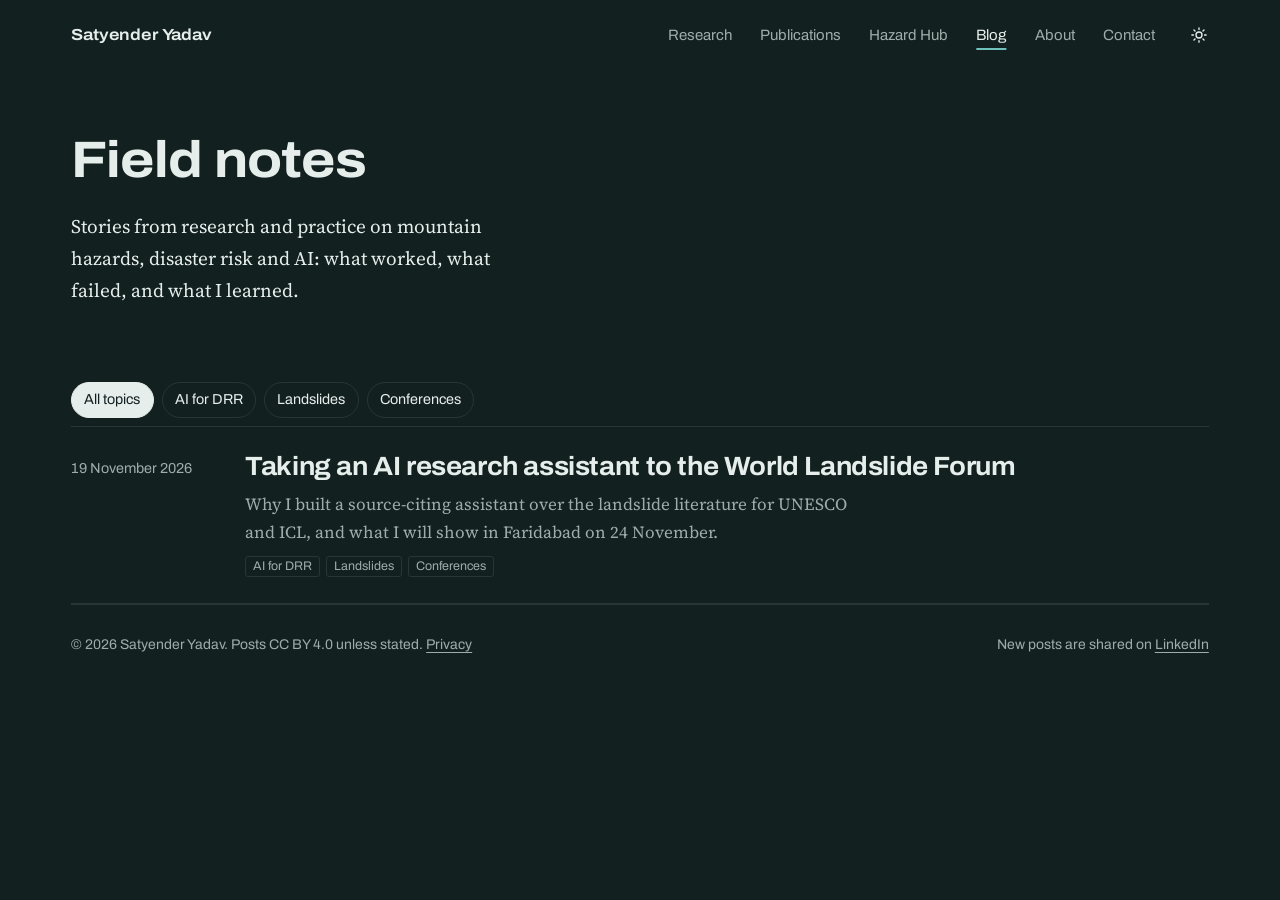
<file: blog.html>
<!DOCTYPE html>
<html lang="en">
<head>
<meta charset="utf-8">
<meta name="viewport" content="width=device-width, initial-scale=1">
<title>Field notes | Satyender Yadav</title>
<meta name="description" content="Stories from research and practice on landslides, floods, glacial lake hazards, disaster risk and AI, by Satyender Yadav.">
<meta name="theme-color" content="#F2F5F4">
<link rel="canonical" href="https://yadavsatyender.github.io/blog.html">
<meta property="og:title" content="Field notes | Satyender Yadav">
<meta property="og:description" content="Stories from research and practice on landslides, floods, glacial lake hazards, disaster risk and AI: what worked, what failed, and what I learned.">
<meta property="og:type" content="website">
<meta property="og:url" content="https://yadavsatyender.github.io/blog.html">
<meta property="og:site_name" content="Satyender Yadav">
<meta property="og:image" content="https://yadavsatyender.github.io/assets/img/og-home.png">
<meta property="og:image:width" content="1200">
<meta property="og:image:height" content="630">
<meta property="og:image:alt" content="Field notes by Satyender Yadav">
<meta name="twitter:card" content="summary_large_image">
<link rel="icon" href="data:image/svg+xml,%3Csvg xmlns='http://www.w3.org/2000/svg' viewBox='0 0 32 32'%3E%3Ccircle cx='16' cy='16' r='14' fill='%230F6F6B'/%3E%3Cpath d='M5 20c5-6 9 2 13-4s6-3 9-2' stroke='%23F2F5F4' stroke-width='2.4' fill='none'/%3E%3C/svg%3E">
<link rel="preconnect" href="https://fonts.googleapis.com">
<link rel="preconnect" href="https://fonts.gstatic.com" crossorigin>
<link href="https://fonts.googleapis.com/css2?family=Archivo:wdth,wght@62..125,300..800&family=Source+Serif+4:ital,opsz,wght@0,8..60,400..650;1,8..60,400..500&display=swap" rel="stylesheet">
<script>(function(){var t;try{t=localStorage.getItem('theme')}catch(e){}if(t!=='light'&&t!=='dark'){var h=new Date().getHours();t=(window.matchMedia&&matchMedia('(prefers-color-scheme: dark)').matches)||h>=19||h<7?'dark':'light'}document.documentElement.setAttribute('data-theme',t)})();</script>
<link rel="stylesheet" href="assets/site.css?v=3">
<style>
.b-hero{padding:clamp(24px,5vw,64px) 0 clamp(28px,4vw,48px)}
.b-hero h1{font-weight:720;font-stretch:112%;font-size:clamp(2.2rem,4vw,3.4rem);line-height:1.05;letter-spacing:-.02em;margin:0 0 .45em}
.b-hero p{font-size:clamp(1.12rem,1.5vw,1.3rem);max-width:46ch;margin:0}
.tagbar{margin:28px 0 8px}
.plist{list-style:none;margin:0;padding:0;border-top:1px solid var(--rule)}
.plist li{display:grid;grid-template-columns:150px minmax(0,1fr);gap:24px;padding:26px 0;border-bottom:1px solid var(--rule)}
.plist time{font-family:var(--sans);font-size:.9rem;color:var(--scree);padding-top:4px}
.plist h2{font-size:clamp(1.3rem,2.2vw,1.65rem);font-stretch:105%;margin:0 0 8px}
.plist h2 a{color:var(--ink);text-decoration:none}
.plist h2 a:hover{color:var(--lake);text-decoration:underline}
.plist p{margin:0 0 10px;max-width:var(--measure);color:var(--scree)}
.plist .tags{display:flex;gap:6px;flex-wrap:wrap}
.draft{font-family:var(--sans);font-size:.75rem;color:var(--silt);border:1px solid currentColor;border-radius:3px;padding:1px 6px;margin-left:10px;vertical-align:4px;font-weight:500}

article.post{max-width:720px;margin:0 auto;padding:clamp(16px,4vw,48px) 0 clamp(56px,8vw,96px)}
.back{font-family:var(--sans);font-size:.95rem}
article.post h1{font-weight:720;font-stretch:112%;font-size:clamp(2rem,4.4vw,3.2rem);line-height:1.05;letter-spacing:-.02em;margin:.6em 0 .4em}
.pmeta{font-family:var(--sans);font-size:.95rem;color:var(--scree);display:flex;flex-wrap:wrap;gap:6px 18px;margin-bottom:36px;padding-bottom:22px;border-bottom:1px solid var(--rule)}
.prose{font-size:1.15rem;line-height:1.72}
.prose p{margin:0 0 1.2em}
.prose h2{font-size:1.45rem;margin:1.8em 0 .6em;font-stretch:106%}
.prose h3{margin:1.5em 0 .5em}
.prose ul,.prose ol{padding-left:1.3em;margin:0 0 1.2em}
.prose li{margin-bottom:.45em}
.prose blockquote{margin:1.4em 0;padding:4px 0 4px 20px;border-left:3px solid var(--lake);font-style:italic;color:var(--scree)}
.prose img{border-radius:6px;display:block;margin:1.4em 0}
.prose code{font-size:.9em;background:var(--paper);border:1px solid var(--rule);border-radius:3px;padding:1px 5px}
.prose pre{background:var(--paper);border:1px solid var(--rule);border-radius:6px;padding:14px 16px;overflow:auto;font-size:.9rem}
.prose em:last-child{color:var(--scree)}
.share{display:flex;flex-wrap:wrap;gap:12px;align-items:center;margin-top:44px;padding-top:22px;border-top:1px solid var(--rule);font-family:var(--sans);font-size:.95rem}
@media (max-width:720px){.plist li{grid-template-columns:1fr;gap:4px}}
</style>
</head>
<body>
<a class="skip" href="#main">Skip to content</a>
<div class="wrap">
  <header class="top">
    <a class="mark" href="index.html">Satyender Yadav</a>
    <nav aria-label="Main">
      <ul>
        <li><a href="index.html#research">Research</a></li>
        <li><a href="index.html#publications">Publications</a></li>
        <li><a href="hub.html">Hazard Hub</a></li>
        <li><a href="blog.html" aria-current="page">Blog</a></li>
        <li><a href="index.html#about">About</a></li>
        <li><a href="index.html#contact">Contact</a></li>
        <li class="theme-item"><button type="button" class="theme-toggle" aria-label="Switch colour mode"><svg class="i-moon" viewBox="0 0 24 24" aria-hidden="true" fill="none" stroke="currentColor" stroke-width="1.8" stroke-linecap="round" stroke-linejoin="round"><path d="M20 14.5A8 8 0 0 1 9.5 4a8 8 0 1 0 10.5 10.5z"/></svg><svg class="i-sun" viewBox="0 0 24 24" aria-hidden="true" fill="none" stroke="currentColor" stroke-width="1.8" stroke-linecap="round"><circle cx="12" cy="12" r="4"/><path d="M12 2.5v2M12 19.5v2M2.5 12h2M19.5 12h2M5.3 5.3l1.4 1.4M17.3 17.3l1.4 1.4M5.3 18.7l1.4-1.4M17.3 6.7l1.4-1.4"/></svg><span class="theme-tip" aria-hidden="true">Switch colour mode</span></button></li>
      </ul>
    </nav>
  </header>

  <main id="main">
    <div id="list-view">
      <div class="b-hero">
        <h1>Field notes</h1>
        <p>Stories from research and practice on mountain hazards, disaster risk and AI: what worked, what failed, and what I learned.</p>
      </div>
      <div class="chips tagbar" id="tagbar" role="group" aria-label="Filter by topic" data-track-group="Blog topic"></div>
      <ol class="plist" id="plist" data-track-section="Post list"><li><span></span><p>Loading posts</p></li></ol>
    </div>
    <article class="post" id="post-view" hidden aria-live="polite"></article>
  </main>

  <footer class="site">
    <span>© 2026 Satyender Yadav. Posts CC BY 4.0 unless stated. <a href="privacy.html">Privacy</a></span>
    <span>New posts are shared on <a href="https://www.linkedin.com/in/satyenderyadav17">LinkedIn</a></span>
  </footer>
</div>
<script src="assets/marked.umd.js"></script>
<script>
(function(){
'use strict';
function esc(s){return String(s==null?'':s).replace(/[&<>"]/g,function(c){return {'&':'&amp;','<':'&lt;','>':'&gt;','"':'&quot;'}[c];});}
function fmt(d){return new Date(d+'T00:00:00').toLocaleDateString('en-GB',{day:'numeric',month:'long',year:'numeric'});}
var POSTS=[], tag='';
var listV=document.getElementById('list-view'), postV=document.getElementById('post-view');

function renderList(){
  var items=POSTS.filter(function(p){return !tag||p.tags.indexOf(tag)>=0;});
  document.getElementById('plist').innerHTML=items.map(function(p){
    return '<li><time datetime="'+esc(p.date)+'">'+fmt(p.date)+'</time><div><h2><a href="#'+esc(p.slug)+'">'+esc(p.title)+'</a>'+(p.draft?'<span class="draft">Draft</span>':'')+'</h2><p>'+esc(p.summary)+'</p><div class="tags">'+p.tags.map(function(t){return '<span class="tag">'+esc(t)+'</span>';}).join('')+'</div></div></li>';
  }).join('')||'<li><span></span><p>No posts on this topic yet.</p></li>';
}
function renderTags(){
  var all=[];POSTS.forEach(function(p){p.tags.forEach(function(t){if(all.indexOf(t)<0)all.push(t);});});
  var bar=document.getElementById('tagbar');
  bar.innerHTML='<button type="button" data-t="" aria-pressed="true">All topics</button>'+all.map(function(t){return '<button type="button" data-t="'+esc(t)+'" aria-pressed="false">'+esc(t)+'</button>';}).join('');
  bar.addEventListener('click',function(e){var b=e.target.closest('button');if(!b)return;tag=b.dataset.t;[].forEach.call(bar.children,function(x){x.setAttribute('aria-pressed',x===b);});renderList();});
}
function showPost(slug){
  var p=POSTS.filter(function(x){return x.slug===slug;})[0];
  if(!p){listV.hidden=false;postV.hidden=true;return;}
  listV.hidden=true;postV.hidden=false;
  postV.innerHTML='<a class="back" href="#">All posts</a><p class="muted sans">Loading</p>';
  fetch(p.file).then(function(r){if(!r.ok)throw 0;return r.text();}).then(function(md){
    var words=md.split(/\s+/).length, mins=Math.max(1,Math.round(words/220));
    var html=window.marked?marked.parse(md):'<pre>'+esc(md)+'</pre>';
    document.title=p.title+' | Satyender Yadav';
    postV.innerHTML='<a class="back" href="#">All posts</a><h1>'+esc(p.title)+(p.draft?'<span class="draft">Draft</span>':'')+'</h1>'
      +'<div class="pmeta"><time datetime="'+esc(p.date)+'">'+fmt(p.date)+'</time><span>'+mins+' min read</span><span>'+p.tags.map(esc).join(', ')+'</span></div>'
      +'<div class="prose" data-track-read="'+esc(p.slug)+'" data-track-section="Post text">'+html+'</div>'
      +'<div class="share"><span class="muted">Share this story</span><a href="https://www.linkedin.com/sharing/share-offsite/?url='+encodeURIComponent(location.href)+'">LinkedIn</a><a href="https://bsky.app/intent/compose?text='+encodeURIComponent(p.title+' '+location.href)+'">Bluesky</a><a href="index.html#contact">Reply by email</a></div>';
    window.scrollTo(0,0);
  }).catch(function(){postV.innerHTML='<a class="back" href="#">All posts</a><p>This post could not load. Refresh to try again.</p>';});
}
function route(){var h=location.hash.replace('#','');if(h)showPost(h);else{document.title='Field notes | Satyender Yadav';listV.hidden=false;postV.hidden=true;}}
fetch('posts/index.json').then(function(r){return r.json();}).then(function(list){
  POSTS=list.slice().sort(function(a,b){return b.date.localeCompare(a.date);});
  renderTags();renderList();route();
}).catch(function(){document.getElementById('plist').innerHTML='<li><span></span><p>Posts could not load. Refresh to try again.</p></li>';});
window.addEventListener('hashchange',route);
})();
</script>
<script src="assets/theme.js?v=3" defer></script>
<script src="assets/analytics.js" defer></script>
</body>
</html>
</file>
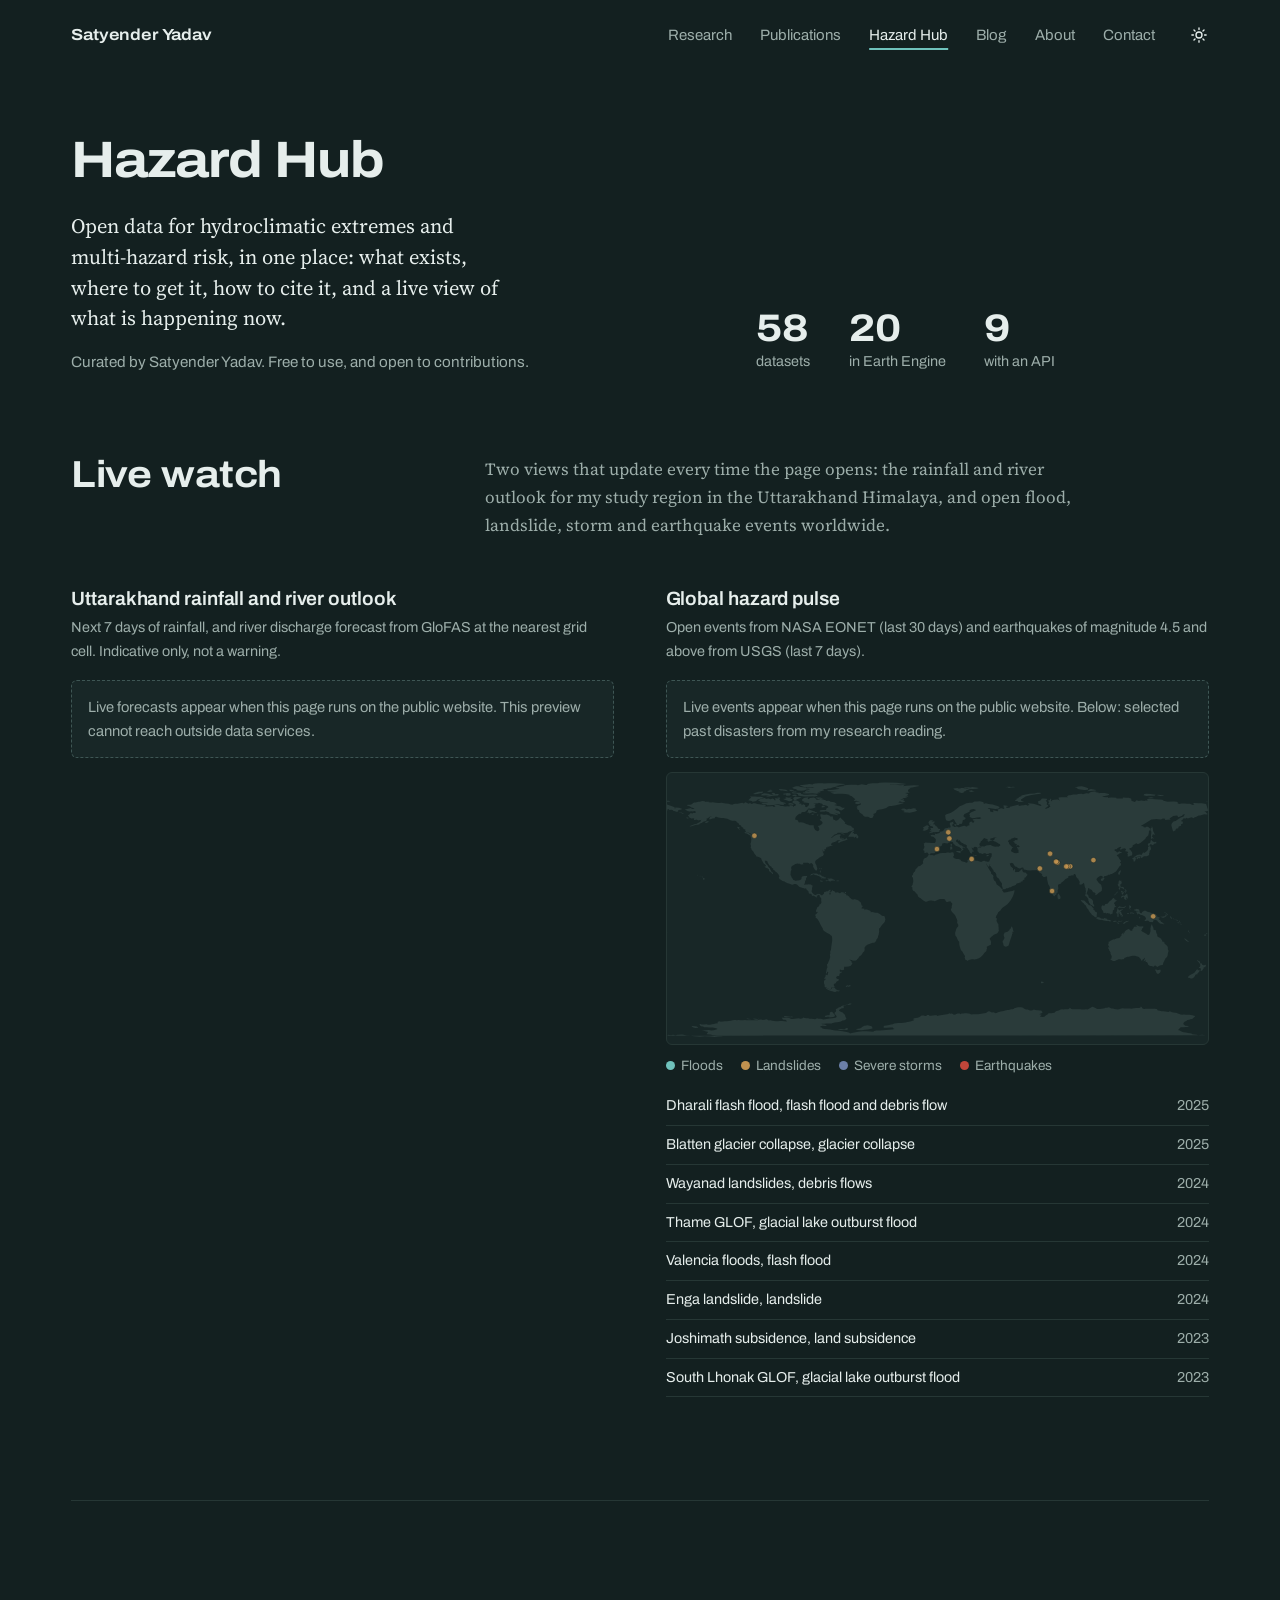
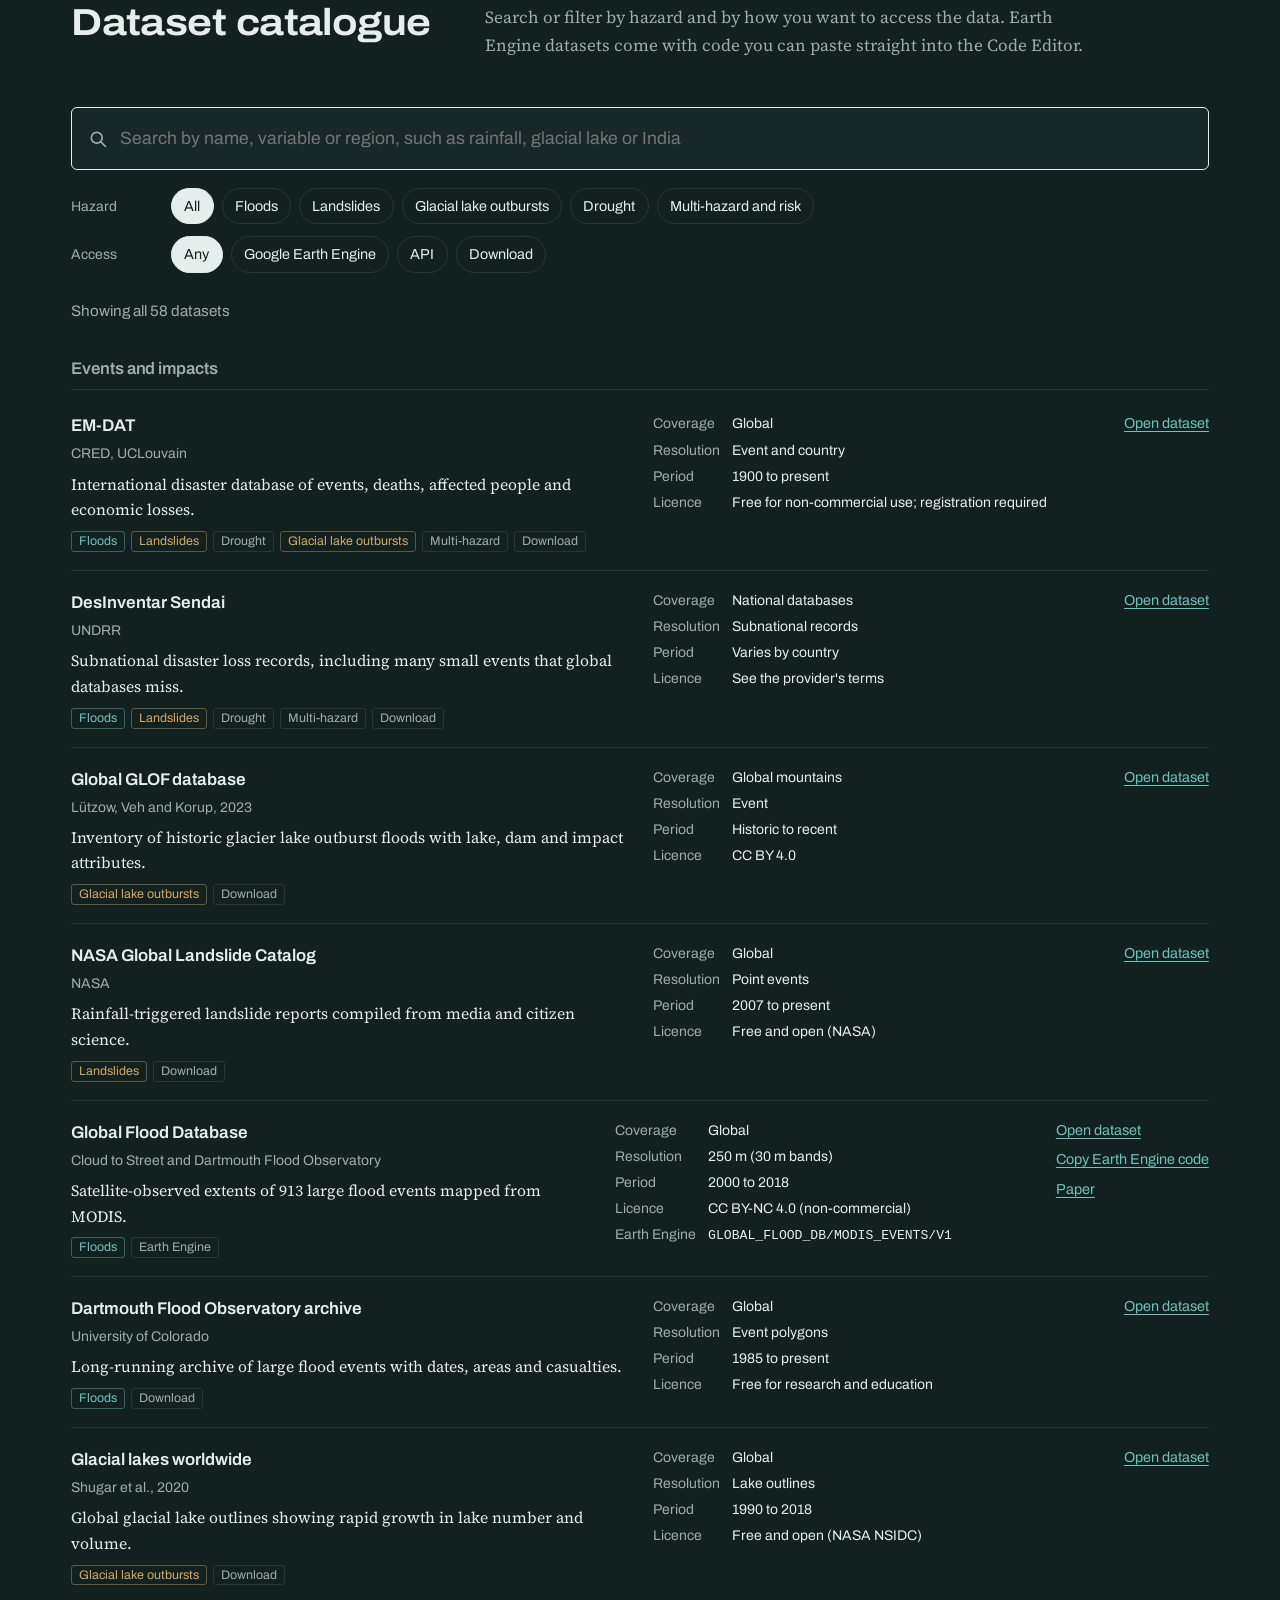
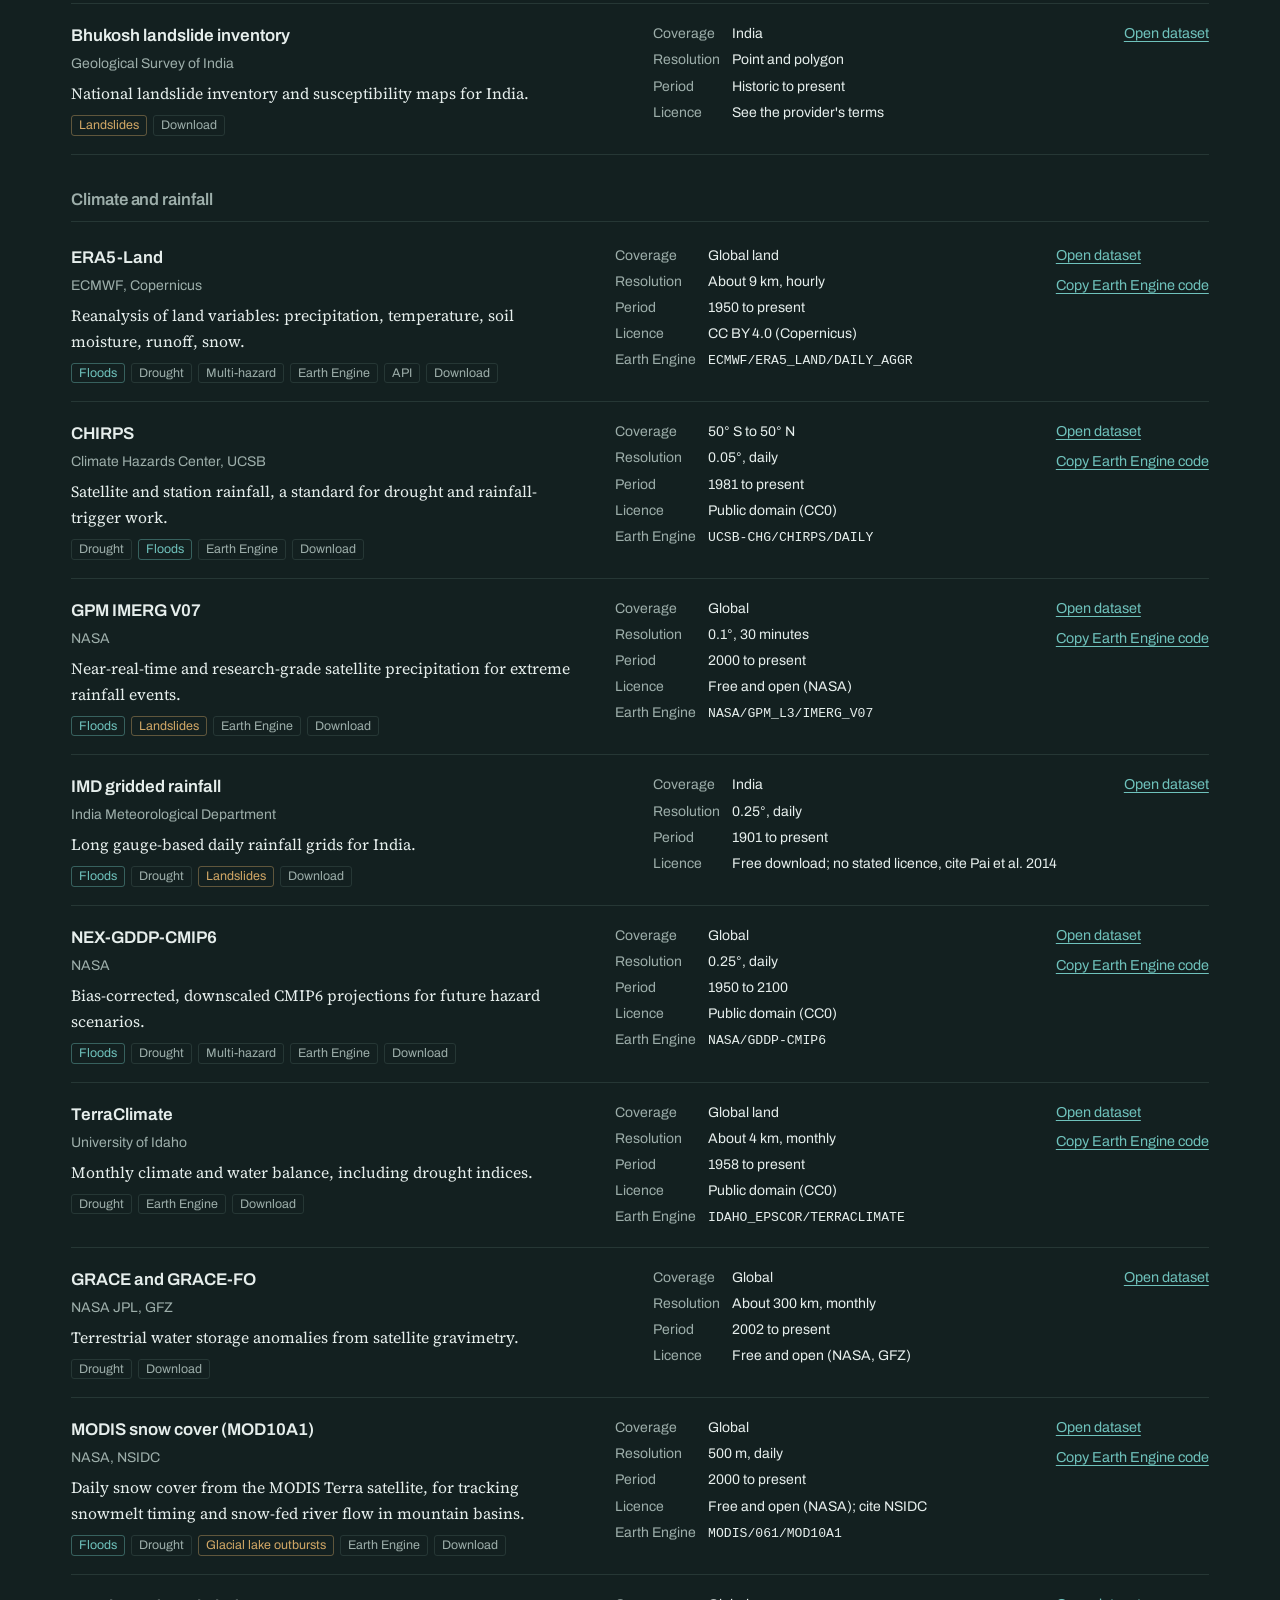
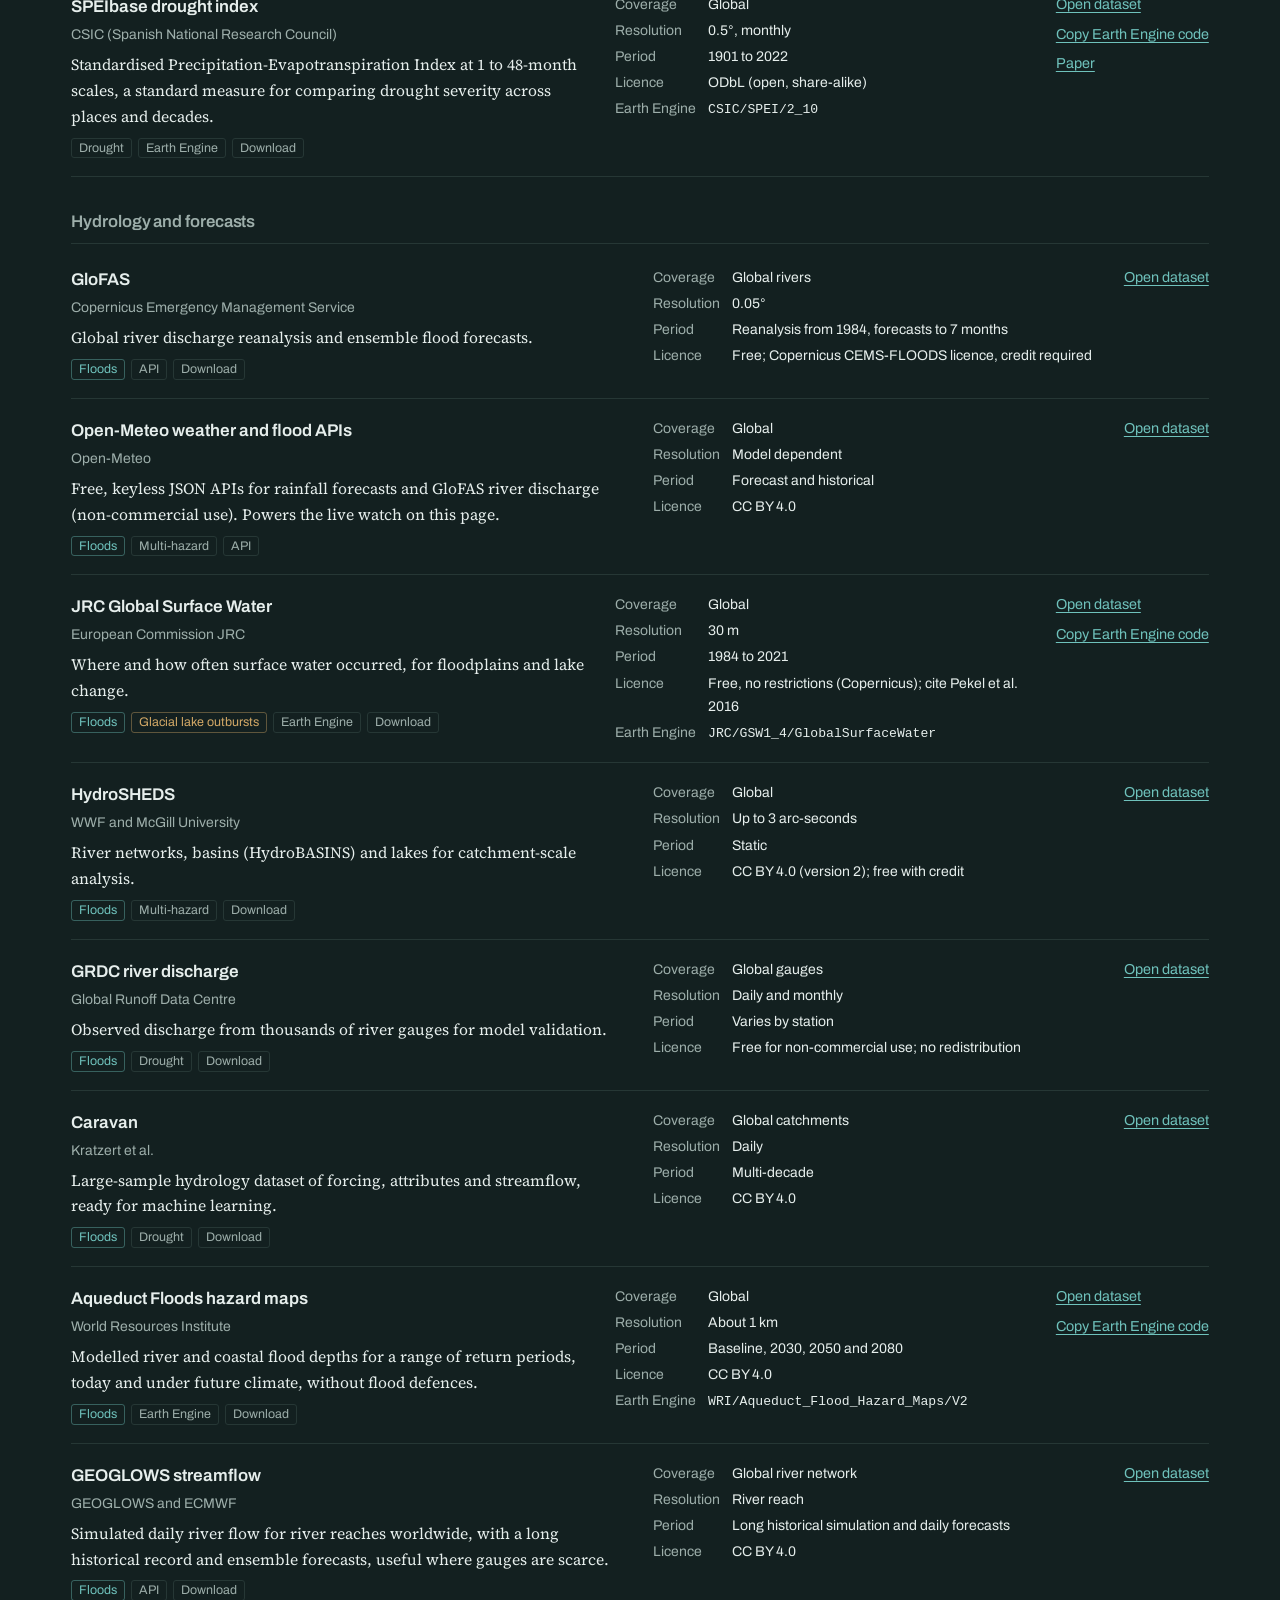
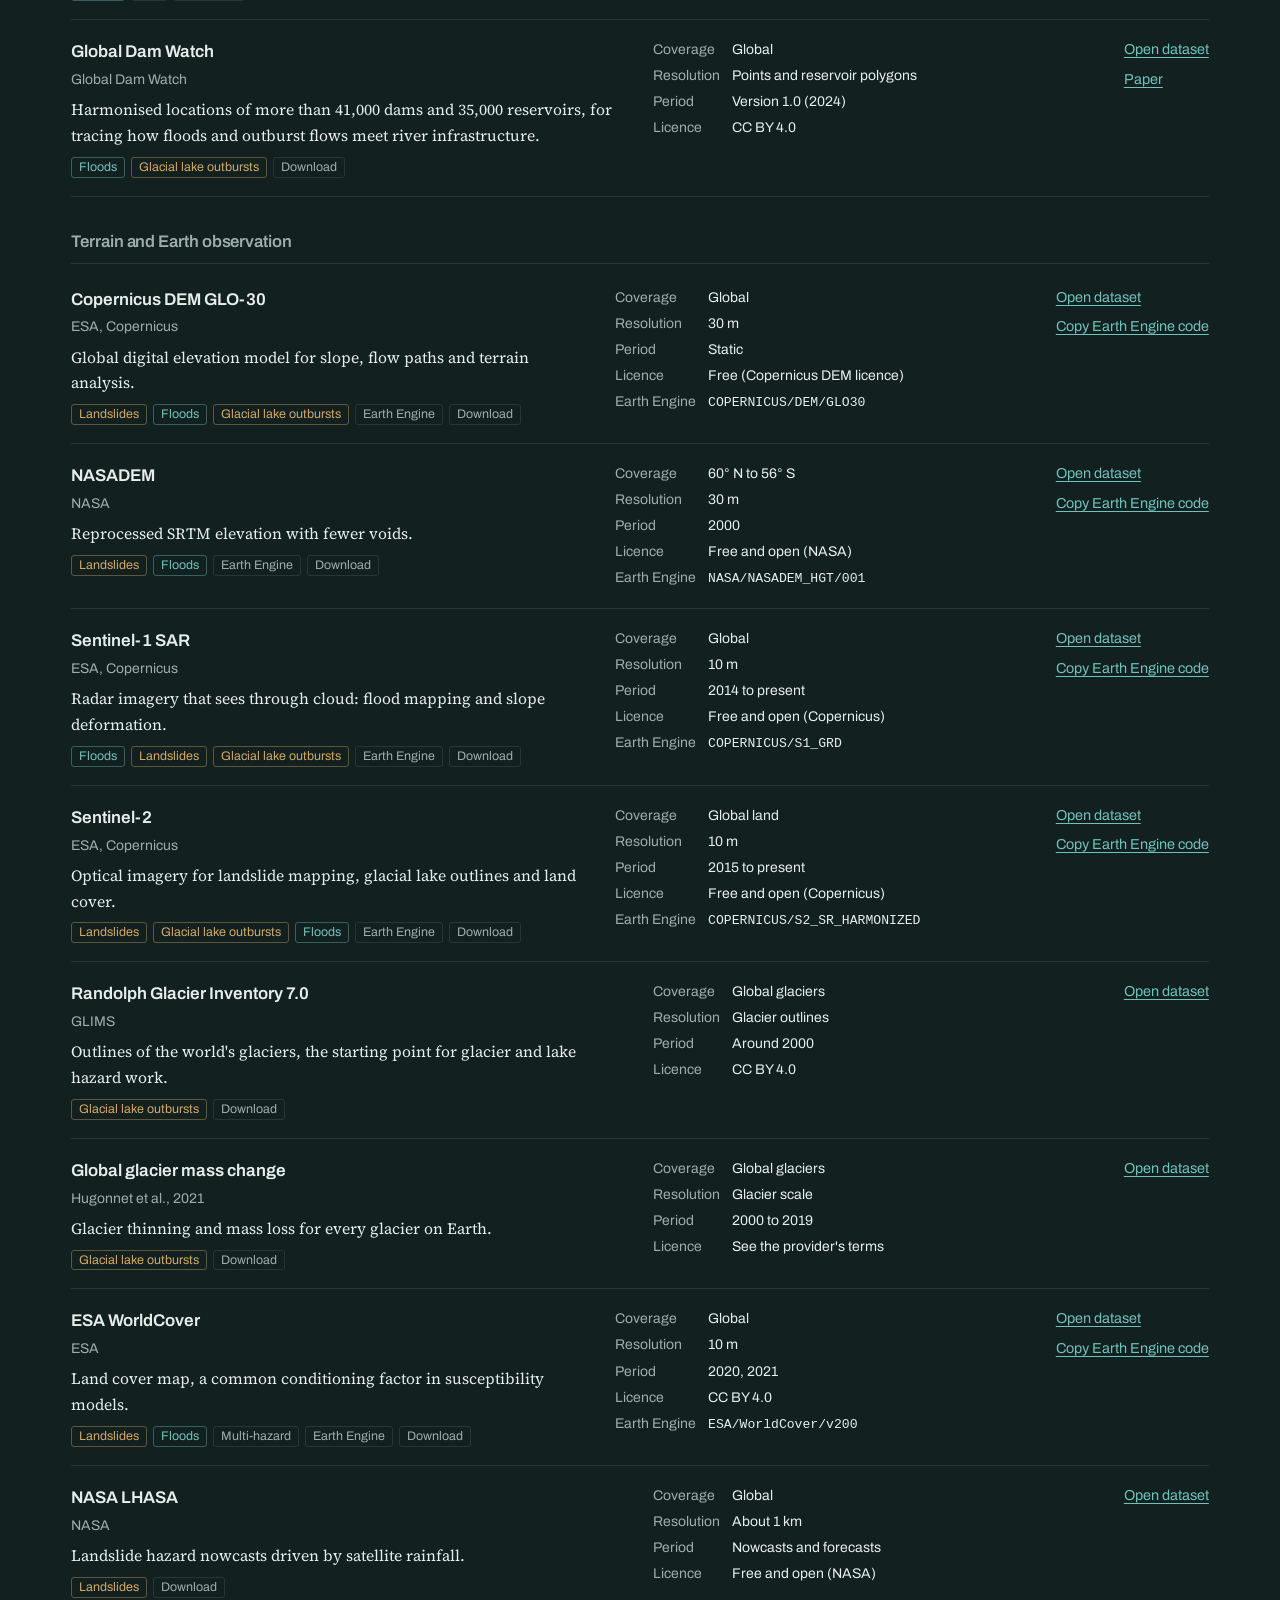
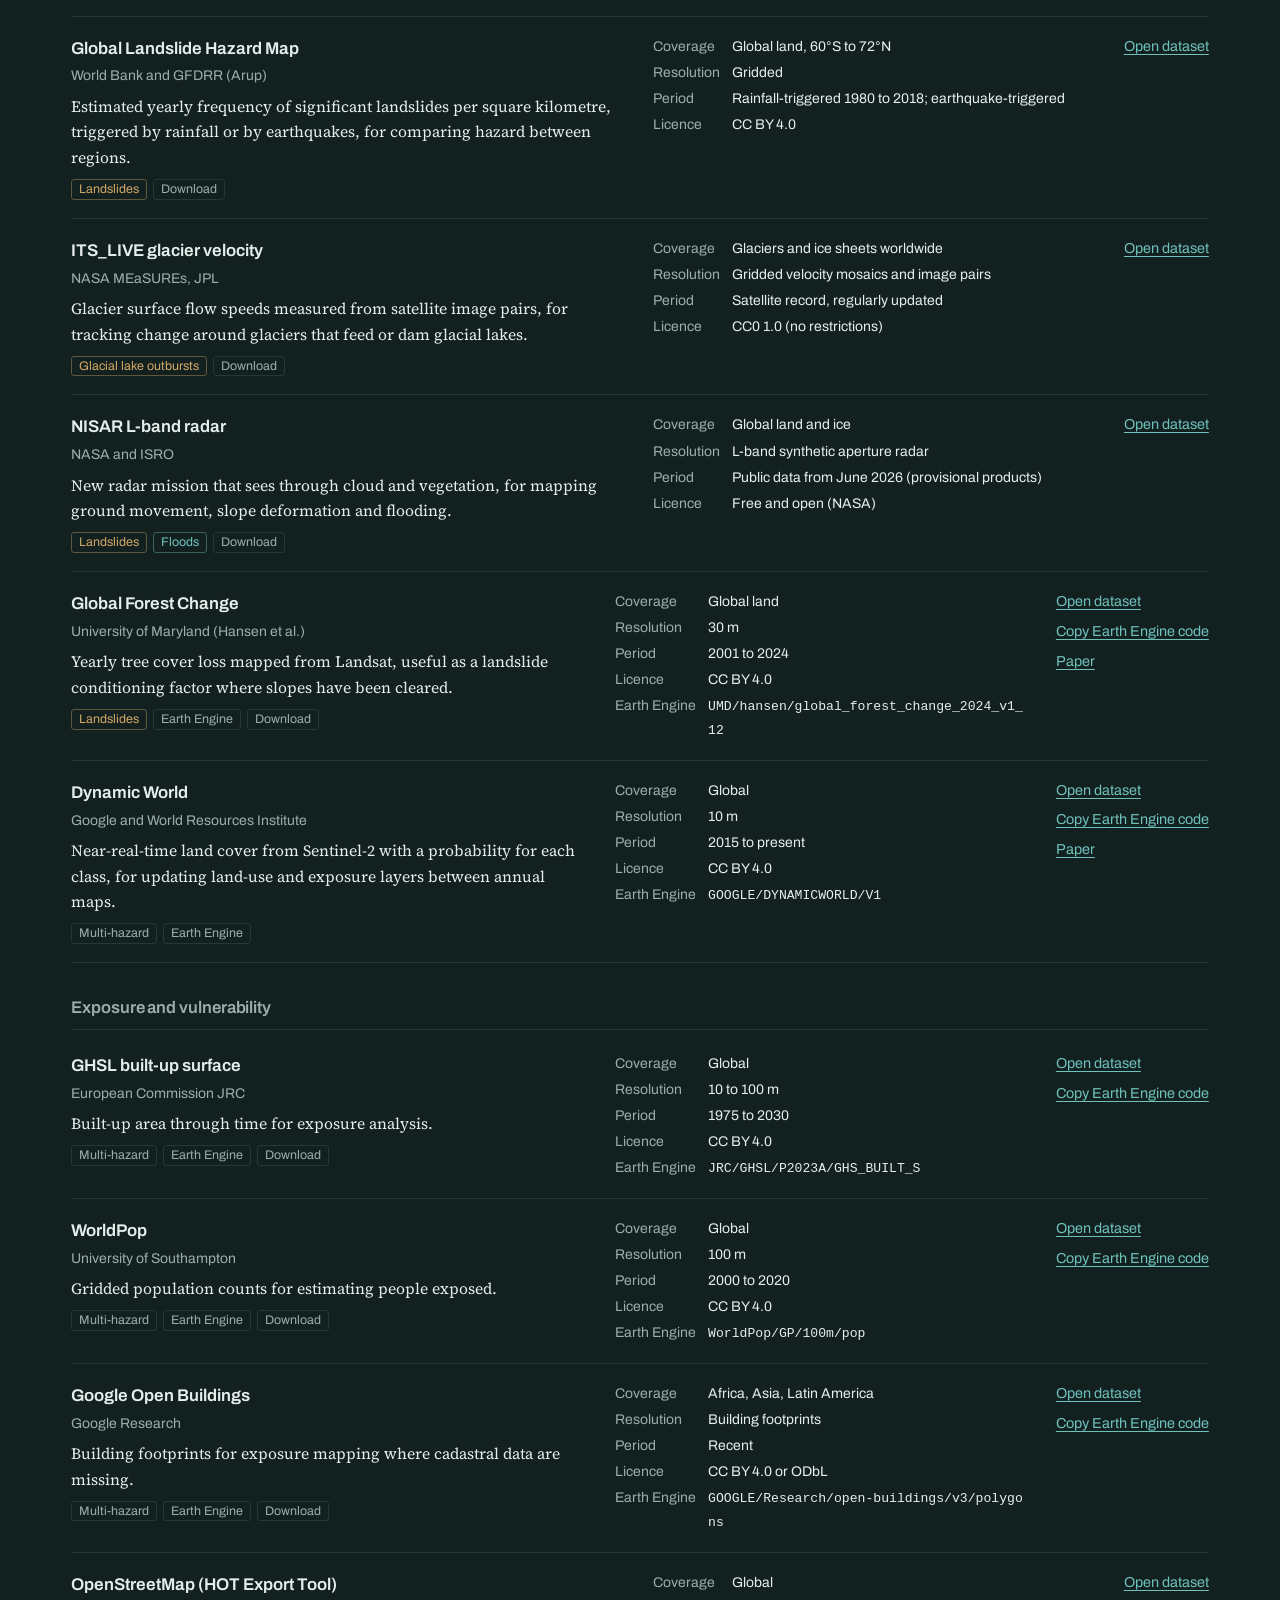
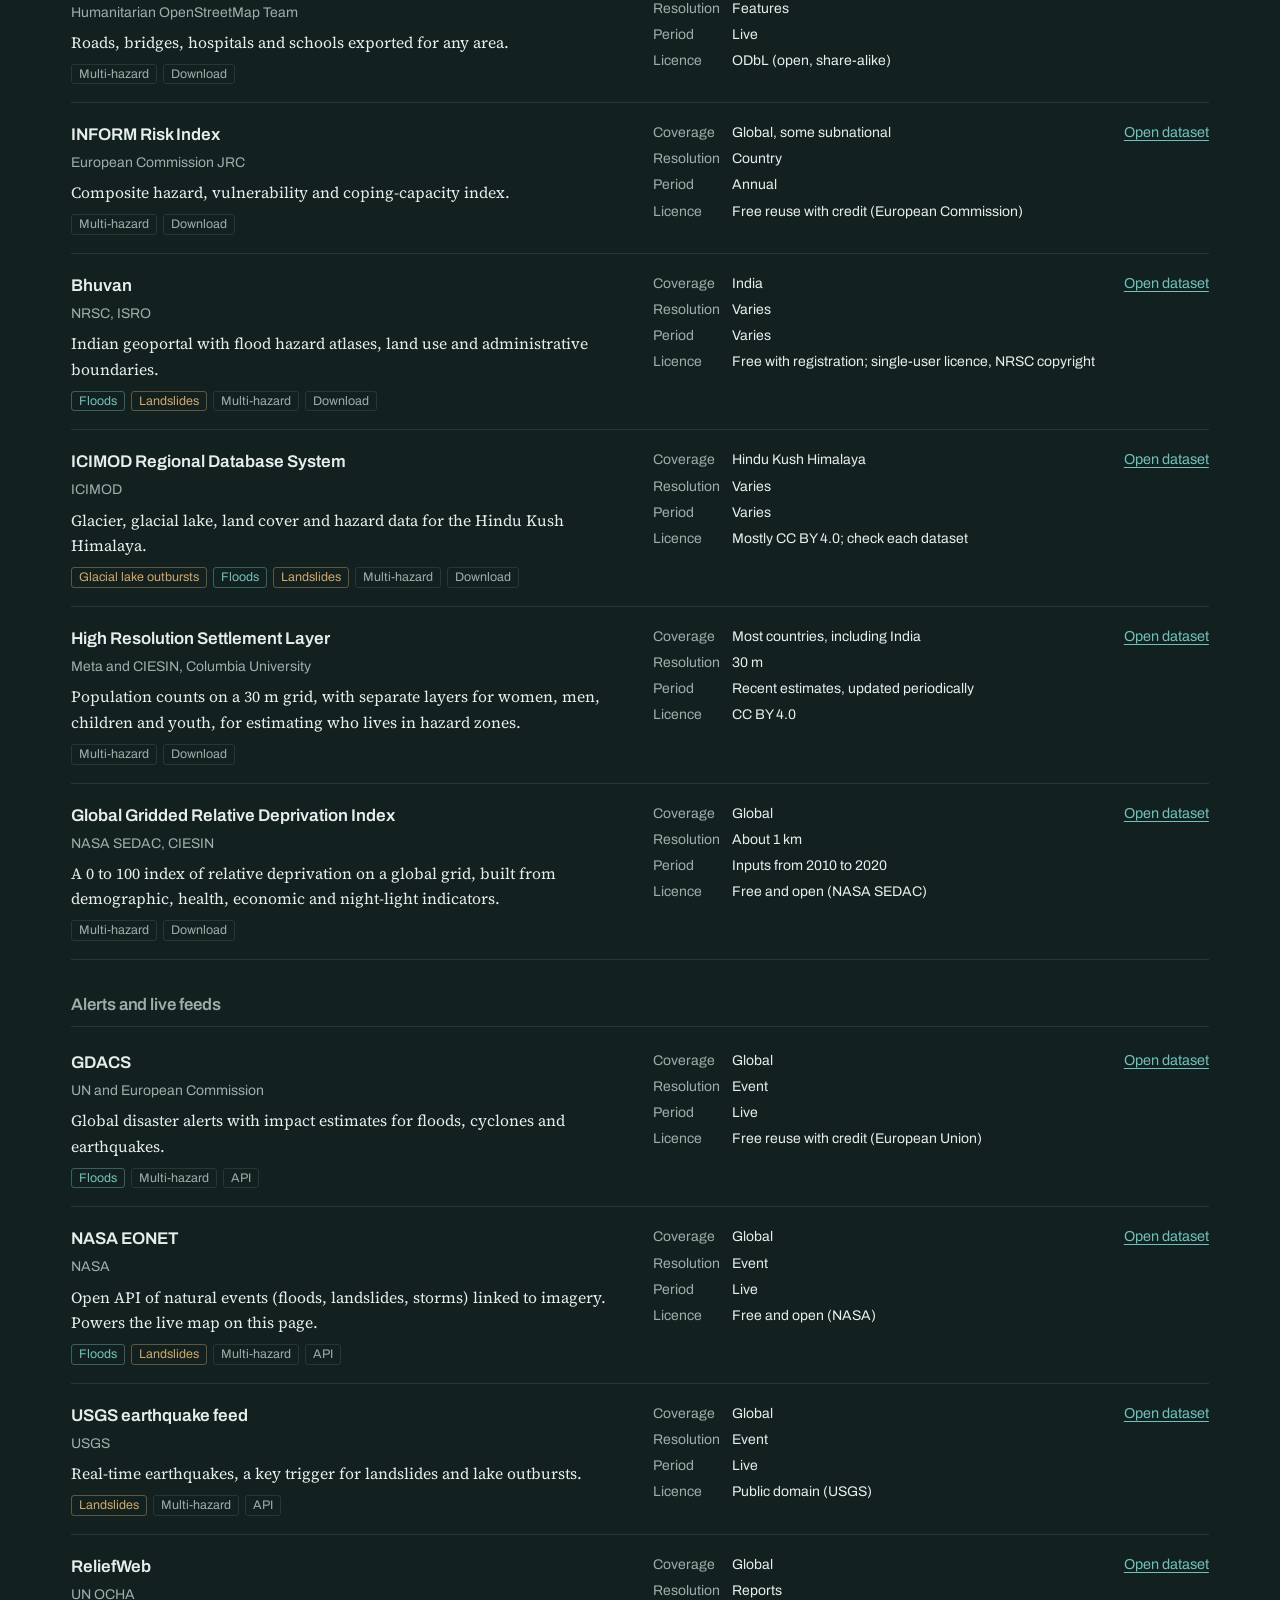
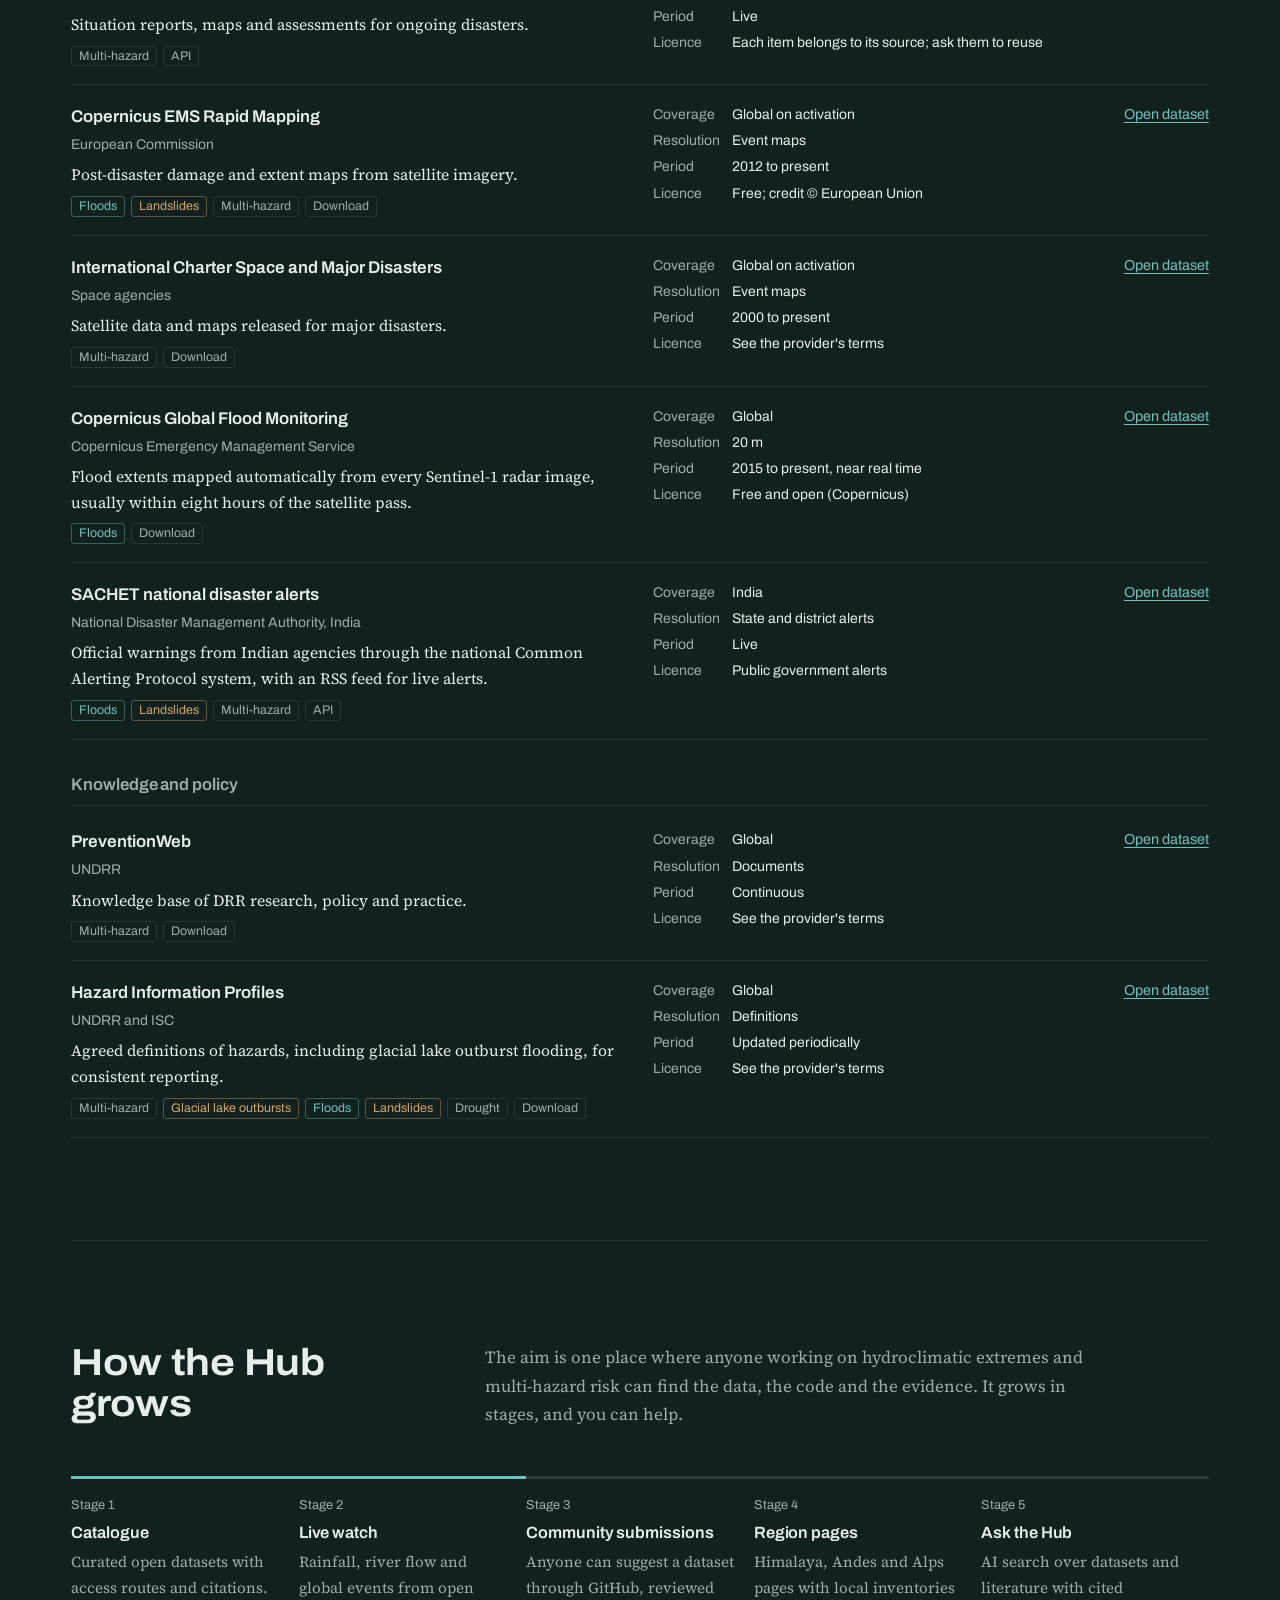
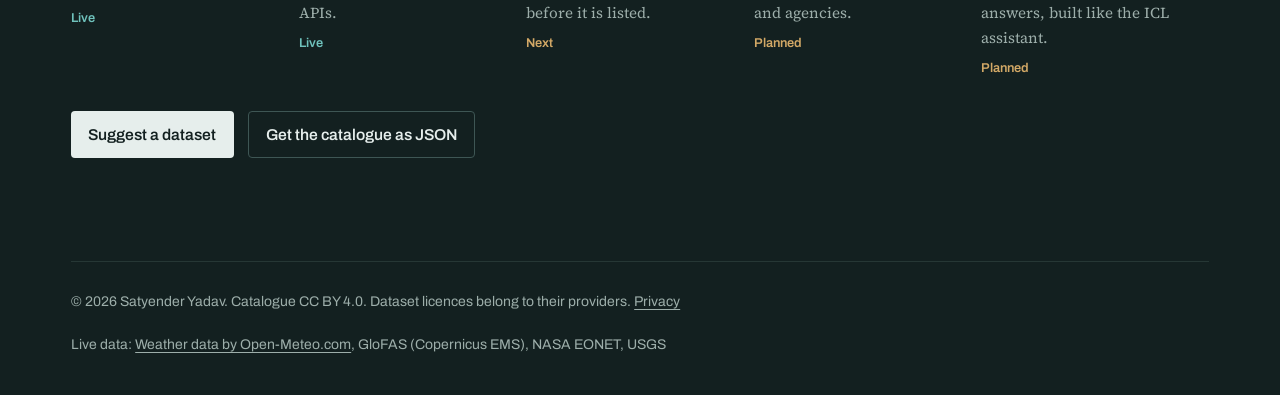
<file: hub.html>
<!DOCTYPE html>
<html lang="en">
<head>
<meta charset="utf-8">
<meta name="viewport" content="width=device-width, initial-scale=1">
<title>Hazard Hub | Open data for hydroclimatic extremes and multi-hazard risk</title>
<meta name="description" content="A curated, searchable catalogue of open datasets for floods, landslides, glacial lake outburst floods, drought and multi-hazard risk, with Earth Engine snippets and a live Himalaya rainfall and river-flow watch.">
<meta property="og:title" content="Hazard Hub: open data for multi-hazard risk">
<meta property="og:description" content="Find, cite and start using the open datasets behind flood, landslide, glacial lake outburst and drought research, with a live watch on Himalayan rainfall and river flow.">
<meta name="theme-color" content="#F2F5F4">
<link rel="canonical" href="https://yadavsatyender.github.io/hub.html">
<meta property="og:type" content="website">
<meta property="og:url" content="https://yadavsatyender.github.io/hub.html">
<meta property="og:site_name" content="Satyender Yadav">
<meta property="og:image" content="https://yadavsatyender.github.io/assets/img/og-hub.png">
<meta property="og:image:width" content="1200">
<meta property="og:image:height" content="630">
<meta property="og:image:alt" content="Hazard Hub: open data for hydroclimatic extremes and multi-hazard risk">
<meta name="twitter:card" content="summary_large_image">
<link rel="icon" href="data:image/svg+xml,%3Csvg xmlns='http://www.w3.org/2000/svg' viewBox='0 0 32 32'%3E%3Ccircle cx='16' cy='16' r='14' fill='%230F6F6B'/%3E%3Cpath d='M5 20c5-6 9 2 13-4s6-3 9-2' stroke='%23F2F5F4' stroke-width='2.4' fill='none'/%3E%3C/svg%3E">
<link rel="preconnect" href="https://fonts.googleapis.com">
<link rel="preconnect" href="https://fonts.gstatic.com" crossorigin>
<link href="https://fonts.googleapis.com/css2?family=Archivo:wdth,wght@62..125,300..800&family=Source+Serif+4:ital,opsz,wght@0,8..60,400..650;1,8..60,400..500&display=swap" rel="stylesheet">
<script>(function(){var t;try{t=localStorage.getItem('theme')}catch(e){}if(t!=='light'&&t!=='dark'){var h=new Date().getHours();t=(window.matchMedia&&matchMedia('(prefers-color-scheme: dark)').matches)||h>=19||h<7?'dark':'light'}document.documentElement.setAttribute('data-theme',t)})();</script>
<link rel="stylesheet" href="assets/site.css?v=3">
<style>
.hub-hero{padding:clamp(24px,5vw,64px) 0 clamp(36px,5vw,56px);display:grid;grid-template-columns:minmax(0,7fr) minmax(0,5fr);gap:clamp(24px,4vw,64px);align-items:end}
.hub-hero h1{font-weight:720;font-stretch:112%;font-size:clamp(2.2rem,4vw,3.4rem);line-height:1.05;letter-spacing:-.02em;margin:0 0 .45em}
.hub-hero .lede{font-size:clamp(1.15rem,1.6vw,1.35rem);line-height:1.5;margin:0;max-width:44ch}
.hub-hero .by{font-family:var(--sans);font-size:.95rem;color:var(--scree);margin:16px 0 0}
.counts{display:flex;gap:clamp(20px,3vw,40px);font-family:var(--sans);flex-wrap:wrap}
.counts b{display:block;font-size:2.4rem;font-weight:720;font-stretch:112%;line-height:1}
.counts span{font-size:.9rem;color:var(--scree)}

.search{display:flex;align-items:center;gap:12px;border:1.5px solid var(--ink);border-radius:6px;background:var(--paper);padding:4px 6px 4px 16px;margin:0 0 18px}
.search svg{flex:none;color:var(--scree)}
.search input{flex:1;font:inherit;font-family:var(--sans);font-size:1.1rem;border:0;background:none;color:var(--ink);padding:12px 0;min-width:0}
.search input:focus{outline:none}
.search:focus-within{box-shadow:0 0 0 3px color-mix(in srgb,var(--lake) 30%,transparent)}
.filters{display:grid;gap:12px;margin-bottom:26px}
.filters .row{display:flex;flex-wrap:wrap;gap:10px 16px;align-items:center}
.filters .lab{font-family:var(--sans);font-size:.875rem;color:var(--scree);min-width:84px}
.resultline{font-family:var(--sans);font-size:.95rem;color:var(--scree);margin:0 0 6px}

.group{margin-top:34px}
.group h3{font-size:1.05rem;color:var(--scree);font-weight:600;margin:0 0 4px;padding-bottom:10px;border-bottom:1px solid var(--rule)}
.ds{display:grid;grid-template-columns:minmax(0,5fr) minmax(0,4fr) auto;gap:8px 28px;padding:18px 0;border-bottom:1px solid var(--rule);align-items:start}
.ds .nm{font-family:var(--sans);font-weight:620;font-size:1.06rem;margin:0}
.ds .nm a{color:var(--ink);text-decoration:none}
.ds .nm a:hover{color:var(--lake);text-decoration:underline}
.ds .pv{font-family:var(--sans);font-size:.875rem;color:var(--scree);margin:2px 0 6px}
.ds .de{margin:0;font-size:.98rem}
.ds .meta{font-family:var(--sans);font-size:.875rem;display:grid;grid-template-columns:auto 1fr;gap:3px 12px;margin:0}
.ds .meta dt{color:var(--scree)}
.ds .meta dd{margin:0}
.ds .tags{display:flex;flex-wrap:wrap;gap:6px;margin-top:8px}
.ds .acts{display:flex;flex-direction:column;align-items:flex-start;gap:6px;font-family:var(--sans);font-size:.9rem;white-space:nowrap}
.ds .acts button{font:inherit;background:none;border:0;padding:0;color:var(--lake);cursor:pointer;text-decoration:underline;text-decoration-thickness:1px;text-underline-offset:.18em}
.empty{font-family:var(--sans);padding:28px 0;color:var(--scree)}
.toast{position:fixed;left:50%;bottom:24px;transform:translateX(-50%);background:var(--ink);color:var(--snow);font-family:var(--sans);font-size:.95rem;padding:10px 16px;border-radius:6px;opacity:0;pointer-events:none;transition:opacity .2s}
.toast.on{opacity:1}

/* Live watch */
.watch{display:grid;grid-template-columns:minmax(0,6fr) minmax(0,6fr);gap:clamp(24px,4vw,56px)}
.wcard h3{margin-bottom:4px}
.wcard .sub{font-family:var(--sans);font-size:.9rem;color:var(--scree);margin:0 0 16px}
.sites{width:100%;border-collapse:collapse;font-family:var(--sans);font-size:.9rem}
.sites th{text-align:left;font-weight:500;color:var(--scree);padding:6px 8px 8px 0;border-bottom:1px solid var(--rule);font-size:.82rem}
.sites td{padding:10px 8px 10px 0;border-bottom:1px solid var(--rule);vertical-align:middle}
.sites td.num{text-align:right;font-variant-numeric:tabular-nums;white-space:nowrap}
.sites .place b{display:block;font-weight:600}
.sites .place i{font-family:var(--serif);color:var(--lake);font-size:.95rem}
.spark{display:block}
.state-msg{font-family:var(--sans);font-size:.92rem;color:var(--scree);background:var(--paper);border:1px dashed var(--contour-major);border-radius:6px;padding:14px 16px;margin:0 0 14px}
#pulse{width:100%;height:auto;display:block;background:var(--paper);border:1px solid var(--rule);border-radius:6px}
#pulse .land{fill:var(--contour);stroke:none}
.pulse-legend{display:flex;flex-wrap:wrap;gap:8px 18px;font-family:var(--sans);font-size:.85rem;color:var(--scree);margin:10px 0}
.pulse-legend i{display:inline-block;width:9px;height:9px;border-radius:50%;margin-right:6px;vertical-align:0}
.evlist{list-style:none;margin:6px 0 0;padding:0;font-family:var(--sans);font-size:.9rem}
.evlist li{display:flex;justify-content:space-between;gap:16px;padding:7px 0;border-bottom:1px solid var(--rule)}
.evlist span:last-child{color:var(--scree);white-space:nowrap}

/* Roadmap */
.road{list-style:none;margin:0;padding:0;display:grid;grid-template-columns:repeat(5,minmax(0,1fr));gap:0;counter-reset:r}
.road li{padding:16px 18px 0 0;border-top:3px solid var(--contour)}
.road li.done{border-top-color:var(--lake)}
.road li::before{counter-increment:r;content:"Stage " counter(r);display:block;font-family:var(--sans);font-size:.8rem;color:var(--scree);margin-bottom:6px}
.road h3{font-size:1.02rem}
.road p{margin:0;font-size:.95rem;color:var(--scree)}
.road .st{font-family:var(--sans);font-size:.8rem;font-weight:600;color:var(--lake);display:block;margin-top:8px}
.road li:not(.done) .st{color:var(--silt)}
.contrib{display:flex;flex-wrap:wrap;gap:14px;margin-top:32px}

@media (max-width:960px){
  .hub-hero,.watch{grid-template-columns:1fr}
  .road{grid-template-columns:1fr 1fr;row-gap:24px}
  .ds{grid-template-columns:1fr;gap:10px}
  .ds .acts{flex-direction:row;flex-wrap:wrap;gap:8px 18px}
}
@media (max-width:560px){
  .road{grid-template-columns:1fr}
  .sites .hide-s{display:none}
}
</style>
</head>
<body>
<a class="skip" href="#main">Skip to content</a>
<div class="wrap">
  <header class="top">
    <a class="mark" href="index.html">Satyender Yadav</a>
    <nav aria-label="Main">
      <ul>
        <li><a href="index.html#research">Research</a></li>
        <li><a href="index.html#publications">Publications</a></li>
        <li><a href="hub.html" aria-current="page">Hazard Hub</a></li>
        <li><a href="blog.html">Blog</a></li>
        <li><a href="index.html#about">About</a></li>
        <li><a href="index.html#contact">Contact</a></li>
        <li class="theme-item"><button type="button" class="theme-toggle" aria-label="Switch colour mode"><svg class="i-moon" viewBox="0 0 24 24" aria-hidden="true" fill="none" stroke="currentColor" stroke-width="1.8" stroke-linecap="round" stroke-linejoin="round"><path d="M20 14.5A8 8 0 0 1 9.5 4a8 8 0 1 0 10.5 10.5z"/></svg><svg class="i-sun" viewBox="0 0 24 24" aria-hidden="true" fill="none" stroke="currentColor" stroke-width="1.8" stroke-linecap="round"><circle cx="12" cy="12" r="4"/><path d="M12 2.5v2M12 19.5v2M2.5 12h2M19.5 12h2M5.3 5.3l1.4 1.4M17.3 17.3l1.4 1.4M5.3 18.7l1.4-1.4M17.3 6.7l1.4-1.4"/></svg><span class="theme-tip" aria-hidden="true">Switch colour mode</span></button></li>
      </ul>
    </nav>
  </header>

  <main id="main">
    <div class="hub-hero">
      <div>
        <h1>Hazard Hub</h1>
        <p class="lede">Open data for hydroclimatic extremes and multi-hazard risk, in one place: what exists, where to get it, how to cite it, and a live view of what is happening now.</p>
        <p class="by">Curated by Satyender Yadav. Free to use, and open to contributions.</p>
      </div>
      <div class="counts" aria-label="Hub at a glance">
        <div><b id="c-all">58</b><span>datasets</span></div>
        <div><b id="c-gee">20</b><span>in Earth Engine</span></div>
        <div><b id="c-api">9</b><span>with an API</span></div>
      </div>
    </div>

    <!-- LIVE WATCH -->
    <section id="live" data-track-section="Live watch" aria-labelledby="live-h" style="border-top:0;padding-top:clamp(8px,2vw,24px)">
      <div class="sec-head">
        <h2 id="live-h">Live watch</h2>
        <p>Two views that update every time the page opens: the rainfall and river outlook for my study region in the Uttarakhand Himalaya, and open flood, landslide, storm and earthquake events worldwide.</p>
      </div>
      <div class="watch">
        <div class="wcard">
          <h3>Uttarakhand rainfall and river outlook</h3>
          <p class="sub">Next 7 days of rainfall, and river discharge forecast from GloFAS at the nearest grid cell. Indicative only, not a warning.</p>
          <div id="hw"></div>
        </div>
        <div class="wcard">
          <h3>Global hazard pulse</h3>
          <p class="sub">Open events from NASA EONET (last 30 days) and earthquakes of magnitude 4.5 and above from USGS (last 7 days).</p>
          <div id="pulse-msg"></div>
          <svg id="pulse" viewBox="0 0 1000 500" role="img" aria-label="World map of current hazard events"><path class="land" id="landpath" d=""/><g id="pulse-pts"></g></svg>
          <div class="pulse-legend" aria-hidden="true">
            <span><i style="background:var(--lake)"></i>Floods</span>
            <span><i style="background:var(--silt-fill)"></i>Landslides</span>
            <span><i style="background:#6B7FA8"></i>Severe storms</span>
            <span><i style="background:#C2463A"></i>Earthquakes</span>
          </div>
          <ul class="evlist" id="evlist"></ul>
        </div>
      </div>
    </section>

    <!-- CATALOGUE -->
    <section id="catalogue" data-track-section="Catalogue" aria-labelledby="cat-h">
      <div class="sec-head"><h2 id="cat-h">Dataset catalogue</h2><p>Search or filter by hazard and by how you want to access the data. Earth Engine datasets come with code you can paste straight into the Code Editor.</p></div>
      <label class="search" for="q">
        <svg width="20" height="20" viewBox="0 0 24 24" aria-hidden="true"><circle cx="10.5" cy="10.5" r="6.5" fill="none" stroke="currentColor" stroke-width="2"/><path d="M15.5 15.5 21 21" stroke="currentColor" stroke-width="2" stroke-linecap="round"/></svg>
        <span class="vh">Search datasets</span>
        <input id="q" type="search" placeholder="Search by name, variable or region, such as rainfall, glacial lake or India" autocomplete="off">
      </label>
      <div class="filters">
        <div class="row"><span class="lab" id="lab-hz">Hazard</span>
          <div class="chips" role="group" aria-labelledby="lab-hz" data-filter="hazard" data-track-group="Hub hazard filter">
            <button type="button" data-v="" aria-pressed="true">All</button>
            <button type="button" data-v="flood" aria-pressed="false">Floods</button>
            <button type="button" data-v="landslide" aria-pressed="false">Landslides</button>
            <button type="button" data-v="glof" aria-pressed="false">Glacial lake outbursts</button>
            <button type="button" data-v="drought" aria-pressed="false">Drought</button>
            <button type="button" data-v="multi" aria-pressed="false">Multi-hazard and risk</button>
          </div>
        </div>
        <div class="row"><span class="lab" id="lab-ac">Access</span>
          <div class="chips" role="group" aria-labelledby="lab-ac" data-filter="access" data-track-group="Hub access filter">
            <button type="button" data-v="" aria-pressed="true">Any</button>
            <button type="button" data-v="gee" aria-pressed="false">Google Earth Engine</button>
            <button type="button" data-v="api" aria-pressed="false">API</button>
            <button type="button" data-v="download" aria-pressed="false">Download</button>
          </div>
        </div>
      </div>
      <p class="resultline" id="resultline" aria-live="polite"></p>
      <div id="results"></div>
    </section>

    <!-- ROADMAP -->
    <section id="roadmap" data-track-section="Roadmap" aria-labelledby="road-h">
      <div class="sec-head">
        <h2 id="road-h">How the Hub grows</h2>
        <p>The aim is one place where anyone working on hydroclimatic extremes and multi-hazard risk can find the data, the code and the evidence. It grows in stages, and you can help.</p>
      </div>
      <ol class="road">
        <li class="done"><h3>Catalogue</h3><p>Curated open datasets with access routes and citations.</p><span class="st">Live</span></li>
        <li class="done"><h3>Live watch</h3><p>Rainfall, river flow and global events from open APIs.</p><span class="st">Live</span></li>
        <li><h3>Community submissions</h3><p>Anyone can suggest a dataset through GitHub, reviewed before it is listed.</p><span class="st">Next</span></li>
        <li><h3>Region pages</h3><p>Himalaya, Andes and Alps pages with local inventories and agencies.</p><span class="st">Planned</span></li>
        <li><h3>Ask the Hub</h3><p>AI search over datasets and literature with cited answers, built like the ICL assistant.</p><span class="st">Planned</span></li>
      </ol>
      <div class="contrib">
        <a class="btn" href="https://github.com/yadavsatyender/yadavsatyender.github.io/issues/new?title=Dataset%20suggestion">Suggest a dataset</a>
        <a class="btn ghost" href="assets/data/datasets.json">Get the catalogue as JSON</a>
      </div>
    </section>
  </main>

  <footer class="site">
    <span>© 2026 Satyender Yadav. Catalogue CC BY 4.0. Dataset licences belong to their providers. <a href="privacy.html">Privacy</a></span>
    <span>Live data: <a href="https://open-meteo.com/">Weather data by Open-Meteo.com</a>, GloFAS (Copernicus EMS), NASA EONET, USGS</span>
  </footer>
</div>
<div class="toast" id="toast" role="status" aria-live="polite"></div>

<script>
(function(){
'use strict';
function css(n){return getComputedStyle(document.documentElement).getPropertyValue(n).trim();}
function esc(s){return String(s==null?'':s).replace(/[&<>"]/g,function(c){return {'&':'&amp;','<':'&lt;','>':'&gt;','"':'&quot;'}[c];});}
var toastEl=document.getElementById('toast'),tt;
function toast(m){toastEl.textContent=m;toastEl.classList.add('on');clearTimeout(tt);tt=setTimeout(function(){toastEl.classList.remove('on');},2600);}
var HZ={flood:'Floods',landslide:'Landslides',glof:'Glacial lake outbursts',drought:'Drought',multi:'Multi-hazard'};
var AC={gee:'Earth Engine',api:'API',download:'Download'};

/* ---------- Catalogue ---------- */
var DS=[], f={q:'',hazard:'',access:''};
var order=['Events and impacts','Climate and rainfall','Hydrology and forecasts','Terrain and Earth observation','Exposure and vulnerability','Alerts and live feeds','Knowledge and policy'];
function snippet(d){
  var v='var data = ee.'+d.ee+'("'+d.gee+'");';
  return '// '+d.name+' ('+d.provider+'), found on Hazard Hub\n'+v+'\nprint('+(d.ee==='Image'?'data':'data.limit(5)')+');';
}
function render(){
  var toks=f.q.toLowerCase().split(/\s+/).filter(Boolean);
  var list=DS.filter(function(d){
    if(f.hazard&&d.hazards.indexOf(f.hazard)<0)return false;
    if(f.access&&d.access.indexOf(f.access)<0)return false;
    if(!toks.length)return true;
    var hay=(d.name+' '+d.provider+' '+d.desc+' '+d.group+' '+d.coverage+' '+(d.licence||'')+' '+d.hazards.map(function(h){return HZ[h];}).join(' ')).toLowerCase();
    return toks.every(function(t){return hay.indexOf(t)>=0;});
  });
  lastCount=list.length;
  document.getElementById('resultline').textContent=list.length===DS.length?'Showing all '+DS.length+' datasets':'Showing '+list.length+' of '+DS.length+' datasets';
  var out='';
  order.forEach(function(g){
    var items=list.filter(function(d){return d.group===g;}); if(!items.length)return;
    out+='<div class="group"><h3>'+esc(g)+'</h3>';
    items.forEach(function(d){
      var i=DS.indexOf(d);
      out+='<article class="ds"><div><p class="nm"><a href="'+esc(d.url)+'">'+esc(d.name)+'</a></p><p class="pv">'+esc(d.provider)+'</p><p class="de">'+esc(d.desc)+'</p>'
        +'<div class="tags">'+d.hazards.map(function(h){return '<span class="tag '+h+'">'+HZ[h]+'</span>';}).join('')+d.access.map(function(a){return '<span class="tag">'+AC[a]+'</span>';}).join('')+'</div></div>'
        +'<dl class="meta"><dt>Coverage</dt><dd>'+esc(d.coverage)+'</dd><dt>Resolution</dt><dd>'+esc(d.resolution)+'</dd><dt>Period</dt><dd>'+esc(d.period)+'</dd><dt>Licence</dt><dd>'+(d.licence?esc(d.licence):'See the provider\'s terms')+'</dd>'+(d.gee?'<dt>Earth Engine</dt><dd><code style="font-size:.82rem;word-break:break-all">'+esc(d.gee)+'</code></dd>':'')+'</dl>'
        +'<div class="acts"><a href="'+esc(d.url)+'">Open dataset</a>'+(d.gee?'<button type="button" data-snip="'+i+'" data-track="Copy Earth Engine code" data-track-detail="'+esc(d.name)+'">Copy Earth Engine code</button>':'')+(d.paper&&d.paper!==d.url?'<a href="'+esc(d.paper)+'">Paper</a>':'')+'</div></article>';
    });
    out+='</div>';
  });
  document.getElementById('results').innerHTML=out||'<p class="empty">No datasets match. Try a broader word, or clear a filter.</p>';
}
document.getElementById('results').addEventListener('click',function(e){
  var b=e.target.closest('[data-snip]'); if(!b)return;
  var d=DS[+b.dataset.snip];
  try{navigator.clipboard.writeText(snippet(d)).then(function(){toast('Earth Engine code for '+d.name+' copied.');},function(){toast('Copy was blocked. The collection ID is shown next to the dataset.');});}
  catch(err){toast('Copy was blocked. The collection ID is shown next to the dataset.');}
});
var sTimer=null,lastCount=0;
document.getElementById('q').addEventListener('input',function(e){
  f.q=e.target.value;render();clearTimeout(sTimer);
  if(!f.q.trim())return;
  sTimer=setTimeout(function(){var n=lastCount;if(window.siteTrack)siteTrack('search','Hazard Hub',n===0?'0':n<=5?'1-5':n<=20?'6-20':'21+',n);},1500);
});
document.querySelectorAll('[data-filter]').forEach(function(g){
  var bs=[].slice.call(g.querySelectorAll('button'));
  bs.forEach(function(b){b.addEventListener('click',function(){bs.forEach(function(x){x.setAttribute('aria-pressed',x===b);});f[g.dataset.filter]=b.dataset.v;render();});});
});
fetch('assets/data/datasets.json').then(function(r){return r.json();}).then(function(d){
  DS=d;
  document.getElementById('c-all').textContent=d.length;
  document.getElementById('c-gee').textContent=d.filter(function(x){return x.gee;}).length;
  document.getElementById('c-api').textContent=d.filter(function(x){return x.access.indexOf('api')>=0;}).length;
  render();
}).catch(function(){document.getElementById('results').innerHTML='<p class="empty">The catalogue could not load. Refresh the page to try again.</p>';});

/* ---------- Uttarakhand watch (Open-Meteo + GloFAS) ---------- */
var SITES=[
  {n:'Joshimath',r:'Alaknanda',lat:30.555,lng:79.565},
  {n:'Rudraprayag',r:'Alaknanda and Mandakini',lat:30.284,lng:78.981},
  {n:'Uttarkashi',r:'Bhagirathi',lat:30.729,lng:78.443},
  {n:'Devprayag',r:'Ganga',lat:30.146,lng:78.598},
  {n:'Bageshwar',r:'Saryu',lat:29.838,lng:79.771},
  {n:'Dharchula',r:'Kali',lat:29.848,lng:80.54}
];
function bars(vals,max){
  var w=112,h=30,bw=w/vals.length; var s='<svg class="spark" width="'+w+'" height="'+h+'" viewBox="0 0 '+w+' '+h+'" aria-hidden="true">';
  vals.forEach(function(v,i){var bh=max>0?Math.max(1,(v||0)/max*(h-2)):1;s+='<rect x="'+(i*bw+1).toFixed(1)+'" y="'+(h-bh).toFixed(1)+'" width="'+(bw-2).toFixed(1)+'" height="'+bh.toFixed(1)+'" rx="1" style="fill:var(--lake-fill)"/>';});
  return s+'</svg>';
}
function line(vals){
  var w=112,h=30,mn=Math.min.apply(null,vals),mx=Math.max.apply(null,vals),rg=mx-mn||1;
  var pts=vals.map(function(v,i){return (i/(vals.length-1)*w).toFixed(1)+','+(h-2-(v-mn)/rg*(h-6)).toFixed(1);}).join(' ');
  return '<svg class="spark" width="'+w+'" height="'+h+'" viewBox="0 0 '+w+' '+h+'" aria-hidden="true"><polyline points="'+pts+'" fill="none" style="stroke:var(--silt)" stroke-width="1.8" stroke-linejoin="round"/></svg>';
}
(function(){
  var el=document.getElementById('hw');
  var lat=SITES.map(function(s){return s.lat;}).join(','), lng=SITES.map(function(s){return s.lng;}).join(',');
  el.innerHTML='<p class="state-msg">Loading the latest forecasts</p>';
  var A=fetch('https://api.open-meteo.com/v1/forecast?latitude='+lat+'&longitude='+lng+'&daily=precipitation_sum&forecast_days=7&timezone=Asia%2FKolkata').then(function(r){if(!r.ok)throw 0;return r.json();});
  var B=fetch('https://flood-api.open-meteo.com/v1/flood?latitude='+lat+'&longitude='+lng+'&daily=river_discharge&forecast_days=10').then(function(r){if(!r.ok)throw 0;return r.json();}).catch(function(){return null;});
  Promise.all([A,B]).then(function(res){
    var rain=[].concat(res[0]), flow=res[1]?[].concat(res[1]):null;
    var maxR=0; rain.forEach(function(x){x.daily.precipitation_sum.forEach(function(v){if(v>maxR)maxR=v;});});
    var h='<table class="sites"><thead><tr><th>Place</th><th>Rain, 7 days</th><th class="num">Total</th><th class="hide-s">River, 10 days</th><th class="num hide-s">Now</th></tr></thead><tbody>';
    SITES.forEach(function(s,i){
      var r=rain[i].daily.precipitation_sum, tot=r.reduce(function(a,b){return a+(b||0);},0);
      var q=flow&&flow[i]&&flow[i].daily?flow[i].daily.river_discharge.filter(function(v){return v!=null;}):[];
      h+='<tr><td class="place"><b>'+esc(s.n)+'</b><i>'+esc(s.r)+'</i></td><td>'+bars(r,Math.max(maxR,10))+'</td><td class="num">'+tot.toFixed(0)+' mm</td>'
        +'<td class="hide-s">'+(q.length>1?line(q):'<span class="muted">No data</span>')+'</td><td class="num hide-s">'+(q.length?Math.round(q[0])+' m³/s':'')+'</td></tr>';
    });
    if(window.siteTrack)siteTrack('action','Live feed','Forecast loaded');
    el.innerHTML=h+'</tbody></table><p class="muted sans" style="font-size:.82rem;margin-top:10px">Bars share one scale across places. Updated '+new Date().toLocaleString('en-GB',{day:'numeric',month:'short',hour:'2-digit',minute:'2-digit'})+'.</p>';
  }).catch(function(){
    if(window.siteTrack)siteTrack('action','Live feed','Forecast unavailable');
    el.innerHTML='<p class="state-msg">Live forecasts appear when this page runs on the public website. This preview cannot reach outside data services.</p>';
  });
})();

/* ---------- Global pulse ---------- */
(function(){
  var P=function(lat,lng){return [(lng+180)/360*1000,(90-lat)/180*500];};
  var g=document.getElementById('pulse-pts'), list=document.getElementById('evlist'), msg=document.getElementById('pulse-msg');
  var COL={floods:'var(--lake)',landslides:'var(--silt-fill)',severeStorms:'#6B7FA8',eq:'#C2463A'};
  fetch('assets/data/land-path.txt').then(function(r){return r.text();}).then(function(d){document.getElementById('landpath').setAttribute('d',d);}).catch(function(){});
  function dot(x,y,c,r,title){return '<circle cx="'+x.toFixed(1)+'" cy="'+y.toFixed(1)+'" r="'+r+'" style="fill:'+c+';stroke:var(--paper)" fill-opacity=".85" stroke-width="1"><title>'+esc(title)+'</title></circle>';}
  var E=fetch('https://eonet.gsfc.nasa.gov/api/v3/events?status=open&days=30&category=floods,landslides,severeStorms&limit=120').then(function(r){if(!r.ok)throw 0;return r.json();});
  var Q=fetch('https://earthquake.usgs.gov/earthquakes/feed/v1.0/summary/4.5_week.geojson').then(function(r){if(!r.ok)throw 0;return r.json();}).catch(function(){return null;});
  Promise.all([E,Q]).then(function(res){
    var evs=[];
    (res[0].events||[]).forEach(function(e){
      var geo=e.geometry&&e.geometry[e.geometry.length-1]; if(!geo)return;
      var c=geo.type==='Point'?geo.coordinates:(geo.coordinates&&geo.coordinates[0]&&geo.coordinates[0][0]); if(!c)return;
      var cat=e.categories&&e.categories[0]&&e.categories[0].id;
      evs.push({t:e.title,cat:cat,lat:c[1],lng:c[0],date:geo.date,label:e.categories[0].title});
    });
    var qs=res[1]&&res[1].features?res[1].features.map(function(q){return {t:q.properties.place||'Earthquake',cat:'eq',lat:q.geometry.coordinates[1],lng:q.geometry.coordinates[0],date:new Date(q.properties.time).toISOString(),label:'M'+q.properties.mag.toFixed(1)+' earthquake',mag:q.properties.mag};}):[];
    var s='';
    qs.forEach(function(q){var p=P(q.lat,q.lng);s+=dot(p[0],p[1],COL.eq,Math.max(2.5,(q.mag-4)*2.4),q.label+', '+q.t);});
    evs.forEach(function(e){var p=P(e.lat,e.lng);s+=dot(p[0],p[1],COL[e.cat]||'var(--scree)',5,e.label+': '+e.t);});
    g.innerHTML=s;
    if(window.siteTrack)siteTrack('action','Live feed','Events loaded');
    var recent=evs.concat(qs.filter(function(q){return q.mag>=6;})).sort(function(a,b){return (b.date||'').localeCompare(a.date||'');}).slice(0,8);
    list.innerHTML=recent.map(function(e){return '<li><span>'+esc(e.cat==='eq'?e.label+', '+e.t:e.t)+'</span><span>'+(e.date?new Date(e.date).toLocaleDateString('en-GB',{day:'numeric',month:'short'}):'')+'</span></li>';}).join('');
  }).catch(function(){
    if(window.siteTrack)siteTrack('action','Live feed','Events unavailable');
    msg.innerHTML='<p class="state-msg">Live events appear when this page runs on the public website. Below: selected past disasters from my research reading.</p>';
    fetch('assets/data/events.json').then(function(r){return r.json();}).then(function(d){
      g.innerHTML=d.events.map(function(e){var p=P(e.lat,e.lng);return dot(p[0],p[1],'var(--silt-fill)',5,e.name+', '+e.year);}).join('');
      list.innerHTML=d.events.slice().sort(function(a,b){return b.year-a.year;}).slice(0,8).map(function(e){return '<li><span>'+esc(e.name)+', '+esc(e.kind.toLowerCase())+'</span><span>'+e.year+'</span></li>';}).join('');
    });
  });
})();
})();
</script>
<script src="assets/theme.js?v=3" defer></script>
<script src="assets/analytics.js" defer></script>
</body>
</html>
</file>
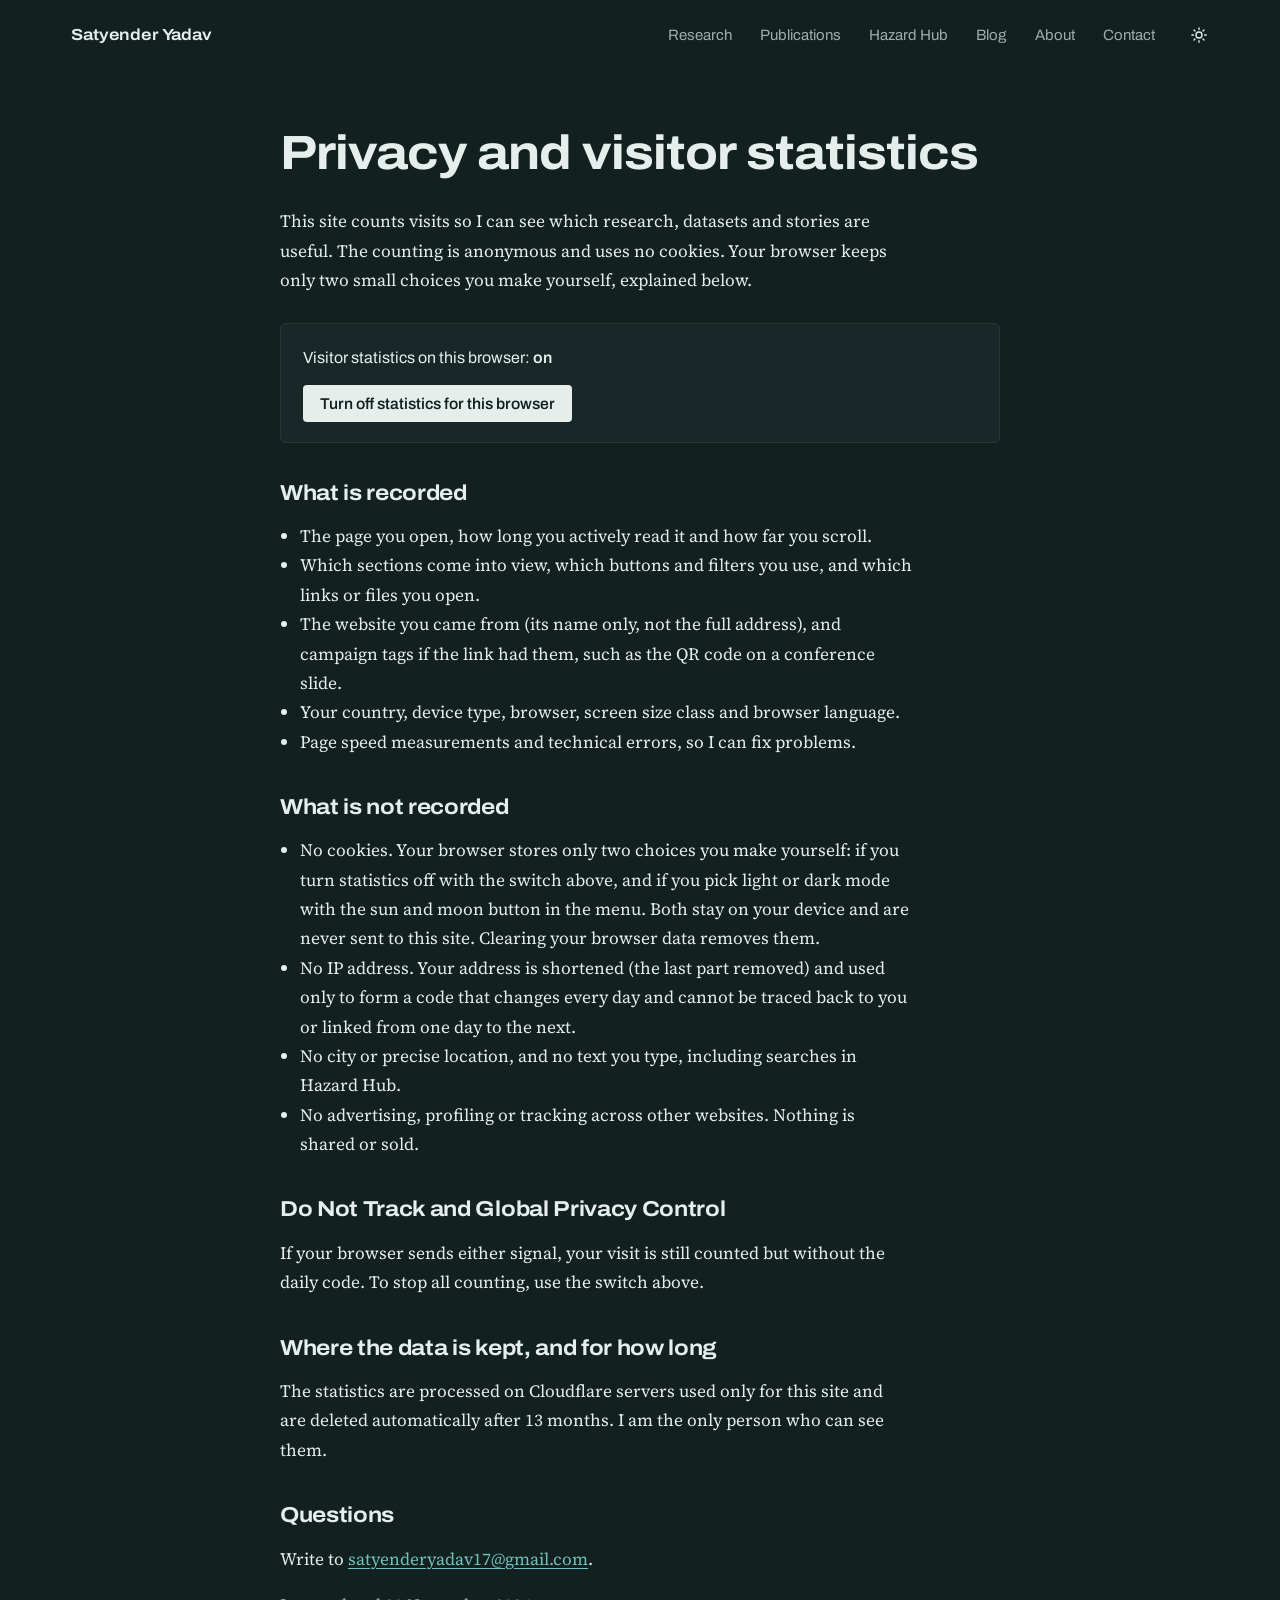
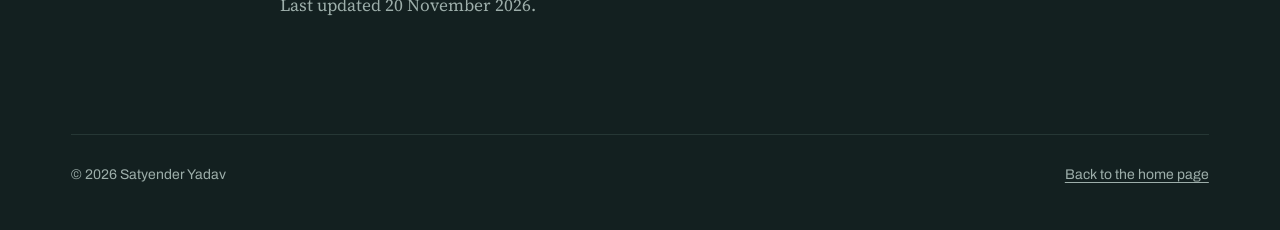
<file: privacy.html>
<!DOCTYPE html>
<html lang="en">
<head>
<meta charset="utf-8">
<meta name="viewport" content="width=device-width, initial-scale=1">
<title>Privacy and visitor statistics | Satyender Yadav</title>
<meta name="description" content="How this website counts visits without cookies or personal data, and how to opt out.">
<meta name="theme-color" content="#F2F5F4">
<link rel="canonical" href="https://yadavsatyender.github.io/privacy.html">
<meta property="og:title" content="Privacy and visitor statistics | Satyender Yadav">
<meta property="og:description" content="How this research website counts visits without cookies or personal data, what is and is not recorded, and how to turn the statistics off.">
<meta property="og:type" content="website">
<meta property="og:url" content="https://yadavsatyender.github.io/privacy.html">
<meta property="og:site_name" content="Satyender Yadav">
<meta property="og:image" content="https://yadavsatyender.github.io/assets/img/og-home.png">
<meta property="og:image:width" content="1200">
<meta property="og:image:height" content="630">
<meta property="og:image:alt" content="Satyender Yadav: multi-hazard risk in the Himalaya">
<meta name="twitter:card" content="summary_large_image">
<link rel="icon" href="data:image/svg+xml,%3Csvg xmlns='http://www.w3.org/2000/svg' viewBox='0 0 32 32'%3E%3Ccircle cx='16' cy='16' r='14' fill='%230F6F6B'/%3E%3Cpath d='M5 20c5-6 9 2 13-4s6-3 9-2' stroke='%23F2F5F4' stroke-width='2.4' fill='none'/%3E%3C/svg%3E">
<link rel="preconnect" href="https://fonts.googleapis.com">
<link rel="preconnect" href="https://fonts.gstatic.com" crossorigin>
<link href="https://fonts.googleapis.com/css2?family=Archivo:wdth,wght@62..125,300..800&family=Source+Serif+4:ital,opsz,wght@0,8..60,400..650;1,8..60,400..500&display=swap" rel="stylesheet">
<script>(function(){var t;try{t=localStorage.getItem('theme')}catch(e){}if(t!=='light'&&t!=='dark'){var h=new Date().getHours();t=(window.matchMedia&&matchMedia('(prefers-color-scheme: dark)').matches)||h>=19||h<7?'dark':'light'}document.documentElement.setAttribute('data-theme',t)})();</script>
<link rel="stylesheet" href="assets/site.css?v=3">
<style>
article{max-width:720px;margin:0 auto;padding:clamp(16px,4vw,48px) 0 clamp(56px,8vw,96px)}
article h1{font-weight:720;font-stretch:112%;font-size:clamp(2rem,4.4vw,3rem);line-height:1.05;letter-spacing:-.02em;margin:.2em 0 .6em}
article h2{font-size:1.35rem;margin:1.8em 0 .5em}
article p,article li{font-size:1.08rem;line-height:1.7;max-width:var(--measure)}
article ul{padding-left:1.2em}
.optbox{background:var(--paper);border:1px solid var(--rule);border-radius:6px;padding:20px 22px;margin:28px 0}
.optbox p{margin:0 0 14px;font-family:var(--sans);font-size:1rem}
.optbox .state{font-weight:600}
</style>
</head>
<body>
<a class="skip" href="#main">Skip to content</a>
<div class="wrap">
  <header class="top">
    <a class="mark" href="index.html">Satyender Yadav</a>
    <nav aria-label="Main">
      <ul>
        <li><a href="index.html#research">Research</a></li>
        <li><a href="index.html#publications">Publications</a></li>
        <li><a href="hub.html">Hazard Hub</a></li>
        <li><a href="blog.html">Blog</a></li>
        <li><a href="index.html#about">About</a></li>
        <li><a href="index.html#contact">Contact</a></li>
        <li class="theme-item"><button type="button" class="theme-toggle" aria-label="Switch colour mode"><svg class="i-moon" viewBox="0 0 24 24" aria-hidden="true" fill="none" stroke="currentColor" stroke-width="1.8" stroke-linecap="round" stroke-linejoin="round"><path d="M20 14.5A8 8 0 0 1 9.5 4a8 8 0 1 0 10.5 10.5z"/></svg><svg class="i-sun" viewBox="0 0 24 24" aria-hidden="true" fill="none" stroke="currentColor" stroke-width="1.8" stroke-linecap="round"><circle cx="12" cy="12" r="4"/><path d="M12 2.5v2M12 19.5v2M2.5 12h2M19.5 12h2M5.3 5.3l1.4 1.4M17.3 17.3l1.4 1.4M5.3 18.7l1.4-1.4M17.3 6.7l1.4-1.4"/></svg><span class="theme-tip" aria-hidden="true">Switch colour mode</span></button></li>
      </ul>
    </nav>
  </header>
  <main id="main">
    <article>
      <h1>Privacy and visitor statistics</h1>
      <p>This site counts visits so I can see which research, datasets and stories are useful. The counting is anonymous and uses no cookies. Your browser keeps only two small choices you make yourself, explained below.</p>

      <div class="optbox" id="optbox">
        <p>Visitor statistics on this browser: <span class="state" id="optstate">on</span></p>
        <button class="btn" type="button" id="optbtn">Turn off statistics for this browser</button>
      </div>

      <h2>What is recorded</h2>
      <ul>
        <li>The page you open, how long you actively read it and how far you scroll.</li>
        <li>Which sections come into view, which buttons and filters you use, and which links or files you open.</li>
        <li>The website you came from (its name only, not the full address), and campaign tags if the link had them, such as the QR code on a conference slide.</li>
        <li>Your country, device type, browser, screen size class and browser language.</li>
        <li>Page speed measurements and technical errors, so I can fix problems.</li>
      </ul>

      <h2>What is not recorded</h2>
      <ul>
        <li>No cookies. Your browser stores only two choices you make yourself: if you turn statistics off with the switch above, and if you pick light or dark mode with the sun and moon button in the menu. Both stay on your device and are never sent to this site. Clearing your browser data removes them.</li>
        <li>No IP address. Your address is shortened (the last part removed) and used only to form a code that changes every day and cannot be traced back to you or linked from one day to the next.</li>
        <li>No city or precise location, and no text you type, including searches in Hazard Hub.</li>
        <li>No advertising, profiling or tracking across other websites. Nothing is shared or sold.</li>
      </ul>

      <h2>Do Not Track and Global Privacy Control</h2>
      <p>If your browser sends either signal, your visit is still counted but without the daily code. To stop all counting, use the switch above.</p>

      <h2>Where the data is kept, and for how long</h2>
      <p>The statistics are processed on Cloudflare servers used only for this site and are deleted automatically after 13 months. I am the only person who can see them.</p>

      <h2>Questions</h2>
      <p>Write to <a href="mailto:satyenderyadav17@gmail.com">satyenderyadav17@gmail.com</a>.</p>
      <p class="muted">Last updated 20 November 2026.</p>
    </article>
  </main>
  <footer class="site">
    <span>© 2026 Satyender Yadav</span>
    <span><a href="index.html">Back to the home page</a></span>
  </footer>
</div>
<script src="assets/theme.js?v=3" defer></script>
<script src="assets/analytics.js"></script>
<script>
(function(){
  var st=document.getElementById('optstate'), bt=document.getElementById('optbtn');
  function show(){
    var off=window.siteAnalytics&&siteAnalytics.isOptedOut();
    st.textContent=off?'off':'on';
    bt.textContent=off?'Turn statistics back on':'Turn off statistics for this browser';
  }
  bt.addEventListener('click',function(){
    if(!window.siteAnalytics)return;
    if(siteAnalytics.isOptedOut())siteAnalytics.optIn();else siteAnalytics.optOut();
    show();
  });
  show();
})();
</script>
</body>
</html>
</file>
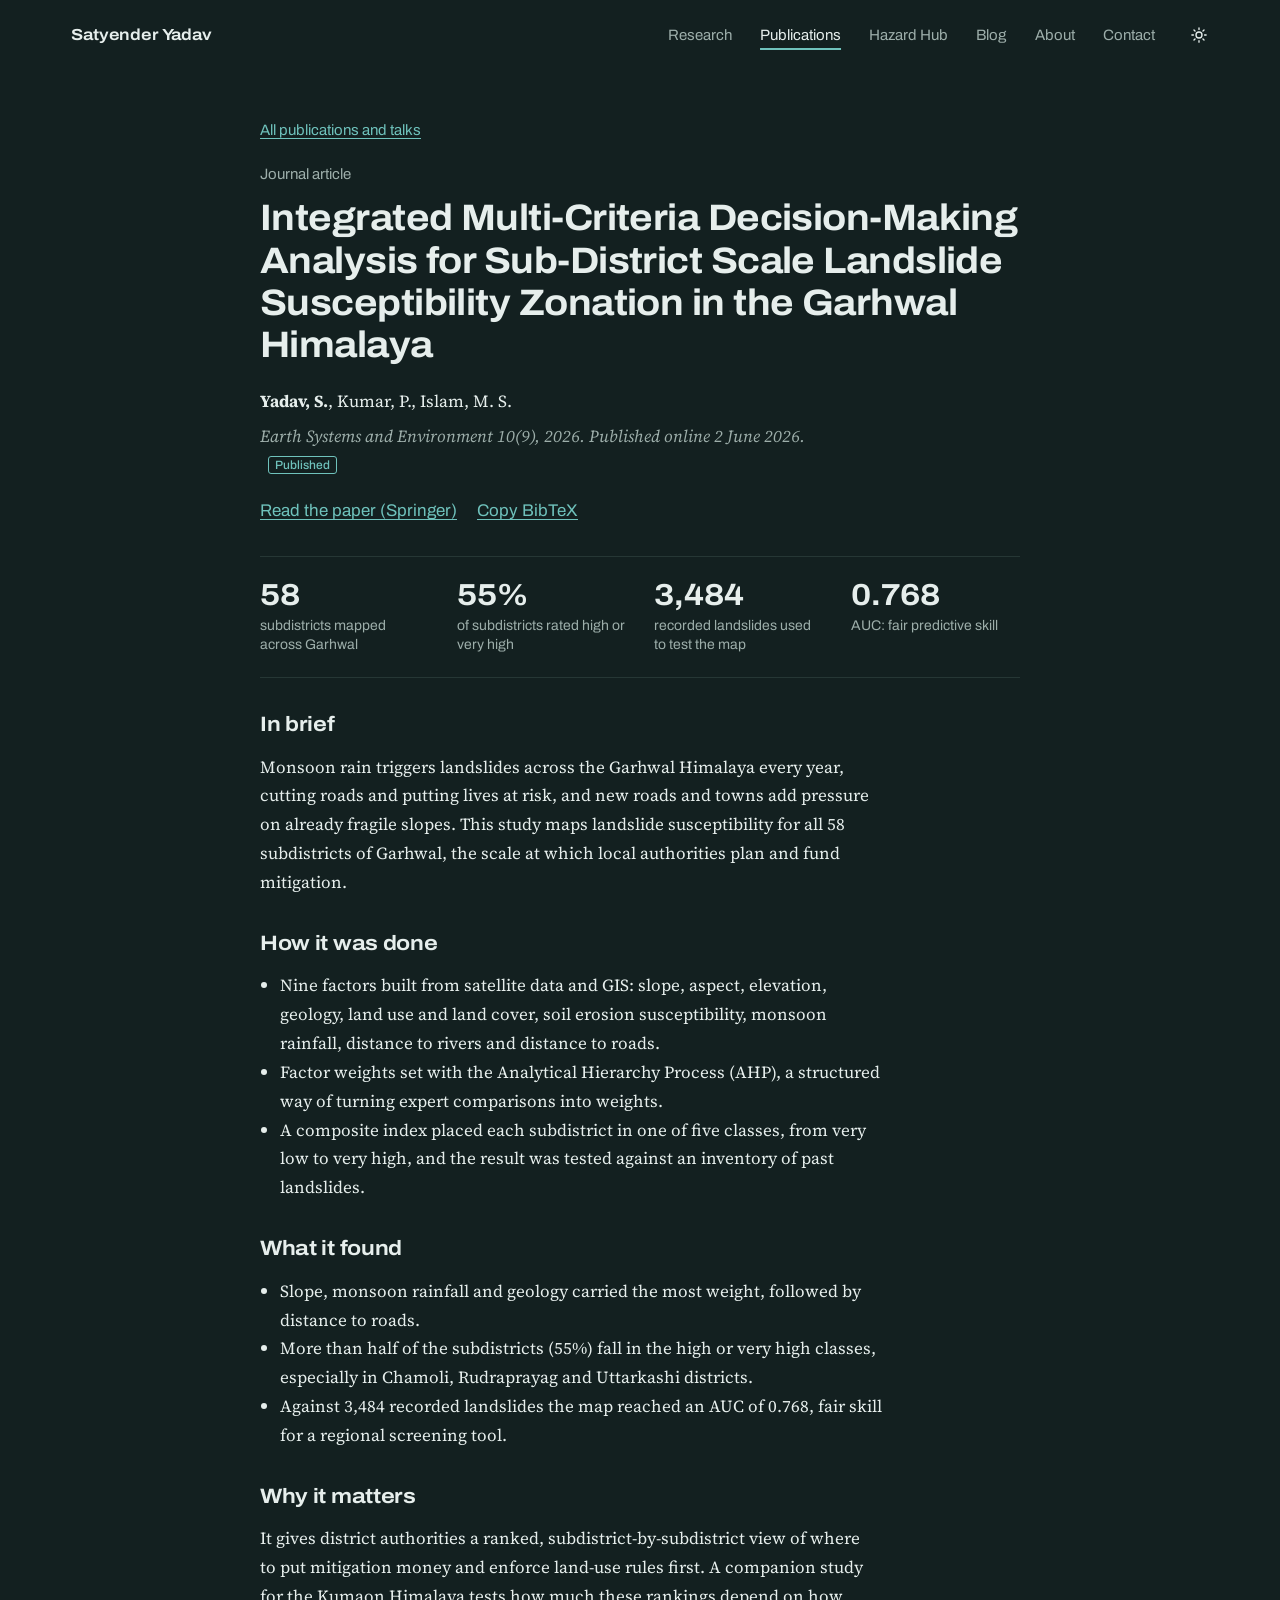
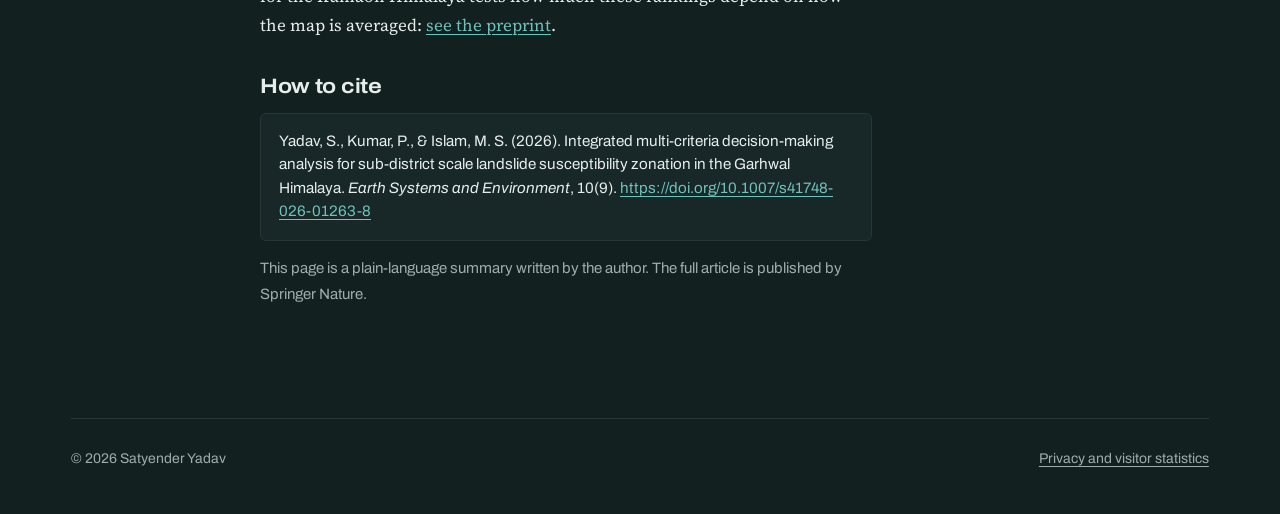
<file: papers/garhwal-2026.html>
<!DOCTYPE html>
<html lang="en">
<head>
<meta charset="utf-8">
<meta name="viewport" content="width=device-width, initial-scale=1">
<title>Landslide susceptibility for 58 subdistricts of the Garhwal Himalaya | Satyender Yadav</title>
<meta name="description" content="Subdistrict-scale landslide susceptibility for 58 subdistricts of the Garhwal Himalaya, using nine factors weighted with AHP and validated against 3,484 recorded landslides. Earth Systems and Environment, 2026.">
<meta name="theme-color" content="#F2F5F4">
<link rel="canonical" href="https://yadavsatyender.github.io/papers/garhwal-2026.html">
<meta property="og:title" content="Landslide susceptibility for 58 subdistricts of the Garhwal Himalaya">
<meta property="og:description" content="Subdistrict-scale landslide susceptibility for 58 subdistricts of the Garhwal Himalaya, using nine factors weighted with AHP and validated against 3,484 recorded landslides. Earth Systems and Environment, 2026.">
<meta property="og:type" content="article">
<meta property="og:url" content="https://yadavsatyender.github.io/papers/garhwal-2026.html">
<meta property="og:site_name" content="Satyender Yadav">
<meta property="og:image" content="https://yadavsatyender.github.io/assets/img/og-home.png">
<meta property="og:image:width" content="1200">
<meta property="og:image:height" content="630">
<meta property="og:image:alt" content="Satyender Yadav: multi-hazard risk in the Himalaya">
<meta name="twitter:card" content="summary_large_image">
<!-- Google Scholar (Highwire Press tags) -->
<meta name="citation_title" content="Integrated Multi-Criteria Decision-Making Analysis for Sub-District Scale Landslide Susceptibility Zonation in the Garhwal Himalaya">
<meta name="citation_author" content="Yadav, Satyender">
<meta name="citation_author" content="Kumar, Pankaj">
<meta name="citation_author" content="Islam, Md Sariful">
<meta name="citation_publication_date" content="2026/06/02">
<meta name="citation_journal_title" content="Earth Systems and Environment">
<meta name="citation_volume" content="10">
<meta name="citation_issue" content="9">
<meta name="citation_issn" content="2509-9434">
<meta name="citation_doi" content="10.1007/s41748-026-01263-8">
<meta name="citation_publisher" content="Springer Nature">
<meta name="citation_language" content="en">
<link rel="icon" href="data:image/svg+xml,%3Csvg xmlns='http://www.w3.org/2000/svg' viewBox='0 0 32 32'%3E%3Ccircle cx='16' cy='16' r='14' fill='%230F6F6B'/%3E%3Cpath d='M5 20c5-6 9 2 13-4s6-3 9-2' stroke='%23F2F5F4' stroke-width='2.4' fill='none'/%3E%3C/svg%3E">
<link rel="preconnect" href="https://fonts.googleapis.com">
<link rel="preconnect" href="https://fonts.gstatic.com" crossorigin>
<link href="https://fonts.googleapis.com/css2?family=Archivo:wdth,wght@62..125,300..800&family=Source+Serif+4:ital,opsz,wght@0,8..60,400..650;1,8..60,400..500&display=swap" rel="stylesheet">
<script>(function(){var t;try{t=localStorage.getItem('theme')}catch(e){}if(t!=='light'&&t!=='dark'){var h=new Date().getHours();t=(window.matchMedia&&matchMedia('(prefers-color-scheme: dark)').matches)||h>=19||h<7?'dark':'light'}document.documentElement.setAttribute('data-theme',t)})();</script>
<link rel="stylesheet" href="../assets/site.css?v=3">
<script type="application/ld+json">
{
 "@context": "https://schema.org",
 "@type": "ScholarlyArticle",
 "headline": "Integrated Multi-Criteria Decision-Making Analysis for Sub-District Scale Landslide Susceptibility Zonation in the Garhwal Himalaya",
 "name": "Integrated Multi-Criteria Decision-Making Analysis for Sub-District Scale Landslide Susceptibility Zonation in the Garhwal Himalaya",
 "url": "https://yadavsatyender.github.io/papers/garhwal-2026.html",
 "datePublished": "2026-06-02",
 "identifier": "https://doi.org/10.1007/s41748-026-01263-8",
 "sameAs": "https://doi.org/10.1007/s41748-026-01263-8",
 "author": [
  {
   "@type": "Person",
   "name": "Satyender Yadav",
   "url": "https://yadavsatyender.github.io/",
   "sameAs": "https://orcid.org/0009-0008-9498-3699"
  },
  {
   "@type": "Person",
   "name": "Pankaj Kumar"
  },
  {
   "@type": "Person",
   "name": "Md Sariful Islam"
  }
 ],
 "publisher": {
  "@type": "Organization",
  "name": "Springer Nature"
 },
 "about": [
  "Landslide susceptibility",
  "Multi-criteria decision making",
  "Analytical Hierarchy Process",
  "Garhwal Himalaya"
 ],
 "isAccessibleForFree": false,
 "isPartOf": {
  "@type": "Periodical",
  "name": "Earth Systems and Environment"
 }
}
</script>
<style>
article{max-width:760px;margin:0 auto;padding:clamp(16px,4vw,48px) 0 clamp(56px,8vw,96px)}
.crumb{font-family:var(--sans);font-size:.9375rem;margin:0 0 18px}
.kind{font-family:var(--sans);font-size:.9375rem;color:var(--scree);margin:0 0 10px}
article h1{font-weight:700;font-stretch:108%;font-size:clamp(1.6rem,3.2vw,2.3rem);line-height:1.15;letter-spacing:-.015em;margin:0 0 .55em}
.byline{font-size:1.06rem;margin:0 0 6px}
.venue{font-style:italic;color:var(--scree);margin:0 0 18px}
.state{font-family:var(--sans);font-size:.75rem;border:1px solid currentColor;border-radius:3px;padding:1px 6px;margin-left:8px;vertical-align:2px;font-weight:500;white-space:nowrap;font-style:normal}
.state.pub-ok{color:var(--lake)} .state.wip{color:var(--silt)}
.acts{display:flex;flex-wrap:wrap;gap:10px 20px;align-items:center;margin:0 0 8px;padding:0;list-style:none;font-family:var(--sans)}
.acts button{font:inherit;background:none;border:0;padding:0;color:var(--lake);cursor:pointer;text-decoration:underline;text-decoration-thickness:1px;text-underline-offset:.18em}
.facts{display:grid;grid-template-columns:repeat(auto-fit,minmax(150px,1fr));gap:18px 28px;margin:30px 0 8px;padding:22px 0;border-top:1px solid var(--rule);border-bottom:1px solid var(--rule)}
.facts b{display:block;font-family:var(--sans);font-weight:700;font-stretch:110%;font-size:1.9rem;line-height:1.05;color:var(--ink)}
.facts span{display:block;font-family:var(--sans);font-size:.875rem;color:var(--scree);margin-top:6px;line-height:1.35}
article h2{font-size:1.3rem;margin:1.7em 0 .5em}
article p,article li{font-size:1.06rem;line-height:1.7;max-width:var(--measure)}
article ul{padding-left:1.2em}
.cite{font-family:var(--sans);font-size:.95rem;background:var(--paper);border:1px solid var(--rule);border-radius:6px;padding:16px 18px;line-height:1.55}
.note{font-family:var(--sans);font-size:.9375rem;color:var(--scree)}
.toast{position:fixed;left:50%;bottom:24px;transform:translateX(-50%);background:var(--ink);color:var(--snow);font-family:var(--sans);font-size:.95rem;padding:10px 16px;border-radius:6px;opacity:0;pointer-events:none;transition:opacity .2s}.toast.on{opacity:1}
</style>
</head>
<body>
<a class="skip" href="#main">Skip to content</a>
<div class="wrap">
  <header class="top">
    <a class="mark" href="../index.html">Satyender Yadav</a>
    <nav aria-label="Main">
      <ul>
        <li><a href="../index.html#research">Research</a></li>
        <li><a href="../index.html#publications" aria-current="page">Publications</a></li>
        <li><a href="../hub.html">Hazard Hub</a></li>
        <li><a href="../blog.html">Blog</a></li>
        <li><a href="../index.html#about">About</a></li>
        <li><a href="../index.html#contact">Contact</a></li>
        <li class="theme-item"><button type="button" class="theme-toggle" aria-label="Switch colour mode"><svg class="i-moon" viewBox="0 0 24 24" aria-hidden="true" fill="none" stroke="currentColor" stroke-width="1.8" stroke-linecap="round" stroke-linejoin="round"><path d="M20 14.5A8 8 0 0 1 9.5 4a8 8 0 1 0 10.5 10.5z"/></svg><svg class="i-sun" viewBox="0 0 24 24" aria-hidden="true" fill="none" stroke="currentColor" stroke-width="1.8" stroke-linecap="round"><circle cx="12" cy="12" r="4"/><path d="M12 2.5v2M12 19.5v2M2.5 12h2M19.5 12h2M5.3 5.3l1.4 1.4M17.3 17.3l1.4 1.4M5.3 18.7l1.4-1.4M17.3 6.7l1.4-1.4"/></svg><span class="theme-tip" aria-hidden="true">Switch colour mode</span></button></li>
      </ul>
    </nav>
  </header>
  <main id="main">
    <article data-track-section="Paper: garhwal-2026">
      <p class="crumb"><a href="../index.html#publications">All publications and talks</a></p>
      <p class="kind">Journal article</p>
      <h1>Integrated Multi-Criteria Decision-Making Analysis for Sub-District Scale Landslide Susceptibility Zonation in the Garhwal Himalaya</h1>
      <p class="byline"><b>Yadav, S.</b>, Kumar, P., Islam, M. S.</p>
      <p class="venue"><i>Earth Systems and Environment</i> 10(9), 2026. Published online 2 June 2026. <span class="state pub-ok">Published</span></p>
      <ul class="acts"><li><a href="https://doi.org/10.1007/s41748-026-01263-8">Read the paper (Springer)</a></li><li><button type="button" data-bib="@article{yadav2026garhwal,
  title={Integrated Multi-Criteria Decision-Making Analysis for Sub-District Scale Landslide Susceptibility Zonation in the Garhwal Himalaya},
  author={Yadav, Satyender and Kumar, Pankaj and Islam, Md Sariful},
  journal={Earth Systems and Environment},
  volume={10},
  number={9},
  year={2026},
  doi={10.1007/s41748-026-01263-8}
}" data-track="Copy BibTeX" data-track-detail="Garhwal 2026 (paper page)">Copy BibTeX</button></li></ul>
      <div class="facts"><div><b>58</b><span>subdistricts mapped across Garhwal</span></div><div><b>55%</b><span>of subdistricts rated high or very high</span></div><div><b>3,484</b><span>recorded landslides used to test the map</span></div><div><b>0.768</b><span>AUC: fair predictive skill</span></div></div>
      <h2>In brief</h2>
      <p>Monsoon rain triggers landslides across the Garhwal Himalaya every year, cutting roads and putting lives at risk, and new roads and towns add pressure on already fragile slopes. This study maps landslide susceptibility for all 58 subdistricts of Garhwal, the scale at which local authorities plan and fund mitigation.</p>
      <h2>How it was done</h2>
      <ul><li>Nine factors built from satellite data and GIS: slope, aspect, elevation, geology, land use and land cover, soil erosion susceptibility, monsoon rainfall, distance to rivers and distance to roads.</li><li>Factor weights set with the Analytical Hierarchy Process (AHP), a structured way of turning expert comparisons into weights.</li><li>A composite index placed each subdistrict in one of five classes, from very low to very high, and the result was tested against an inventory of past landslides.</li></ul>
      <h2>What it found</h2>
      <ul><li>Slope, monsoon rainfall and geology carried the most weight, followed by distance to roads.</li><li>More than half of the subdistricts (55%) fall in the high or very high classes, especially in Chamoli, Rudraprayag and Uttarkashi districts.</li><li>Against 3,484 recorded landslides the map reached an AUC of 0.768, fair skill for a regional screening tool.</li></ul>
      <h2>Why it matters</h2>
      <p>It gives district authorities a ranked, subdistrict-by-subdistrict view of where to put mitigation money and enforce land-use rules first. A companion study for the Kumaon Himalaya tests how much these rankings depend on how the map is averaged: <a href="kumaon-2026.html">see the preprint</a>.</p>
      <h2>How to cite</h2>
      <p class="cite">Yadav, S., Kumar, P., &amp; Islam, M. S. (2026). Integrated multi-criteria decision-making analysis for sub-district scale landslide susceptibility zonation in the Garhwal Himalaya. <i>Earth Systems and Environment</i>, 10(9). <a href="https://doi.org/10.1007/s41748-026-01263-8">https://doi.org/10.1007/s41748-026-01263-8</a></p>
      <p class="note">This page is a plain-language summary written by the author. The full article is published by Springer Nature.</p>
    </article>
  </main>
  <footer class="site">
    <span>© 2026 Satyender Yadav</span>
    <span><a href="../privacy.html">Privacy and visitor statistics</a></span>
  </footer>
</div>
<div class="toast" id="toast" role="status" aria-live="polite"></div>
<script>
document.addEventListener('click',function(e){
  var b=e.target.closest&&e.target.closest('button[data-bib]'); if(!b)return;
  var t=document.getElementById('toast');
  function say(m){t.textContent=m;t.classList.add('on');clearTimeout(say.k);say.k=setTimeout(function(){t.classList.remove('on');},2600);}
  var old=function(text){var ta=document.createElement('textarea');ta.value=text;ta.setAttribute('readonly','');ta.style.position='fixed';ta.style.opacity='0';document.body.appendChild(ta);ta.select();var ok=false;try{ok=document.execCommand('copy');}catch(e){}document.body.removeChild(ta);return ok;};
  var text=b.getAttribute('data-bib'), fail=function(){say(old(text)?'BibTeX copied.':'Copy was blocked by the browser. Use the DOI page to export the citation.');};
  try{navigator.clipboard.writeText(text).then(function(){say('BibTeX copied.');},fail);}catch(err){fail();}
});
</script>
<script src="../assets/theme.js?v=3" defer></script>
<script src="../assets/analytics.js" defer></script>
</body>
</html>
</file>
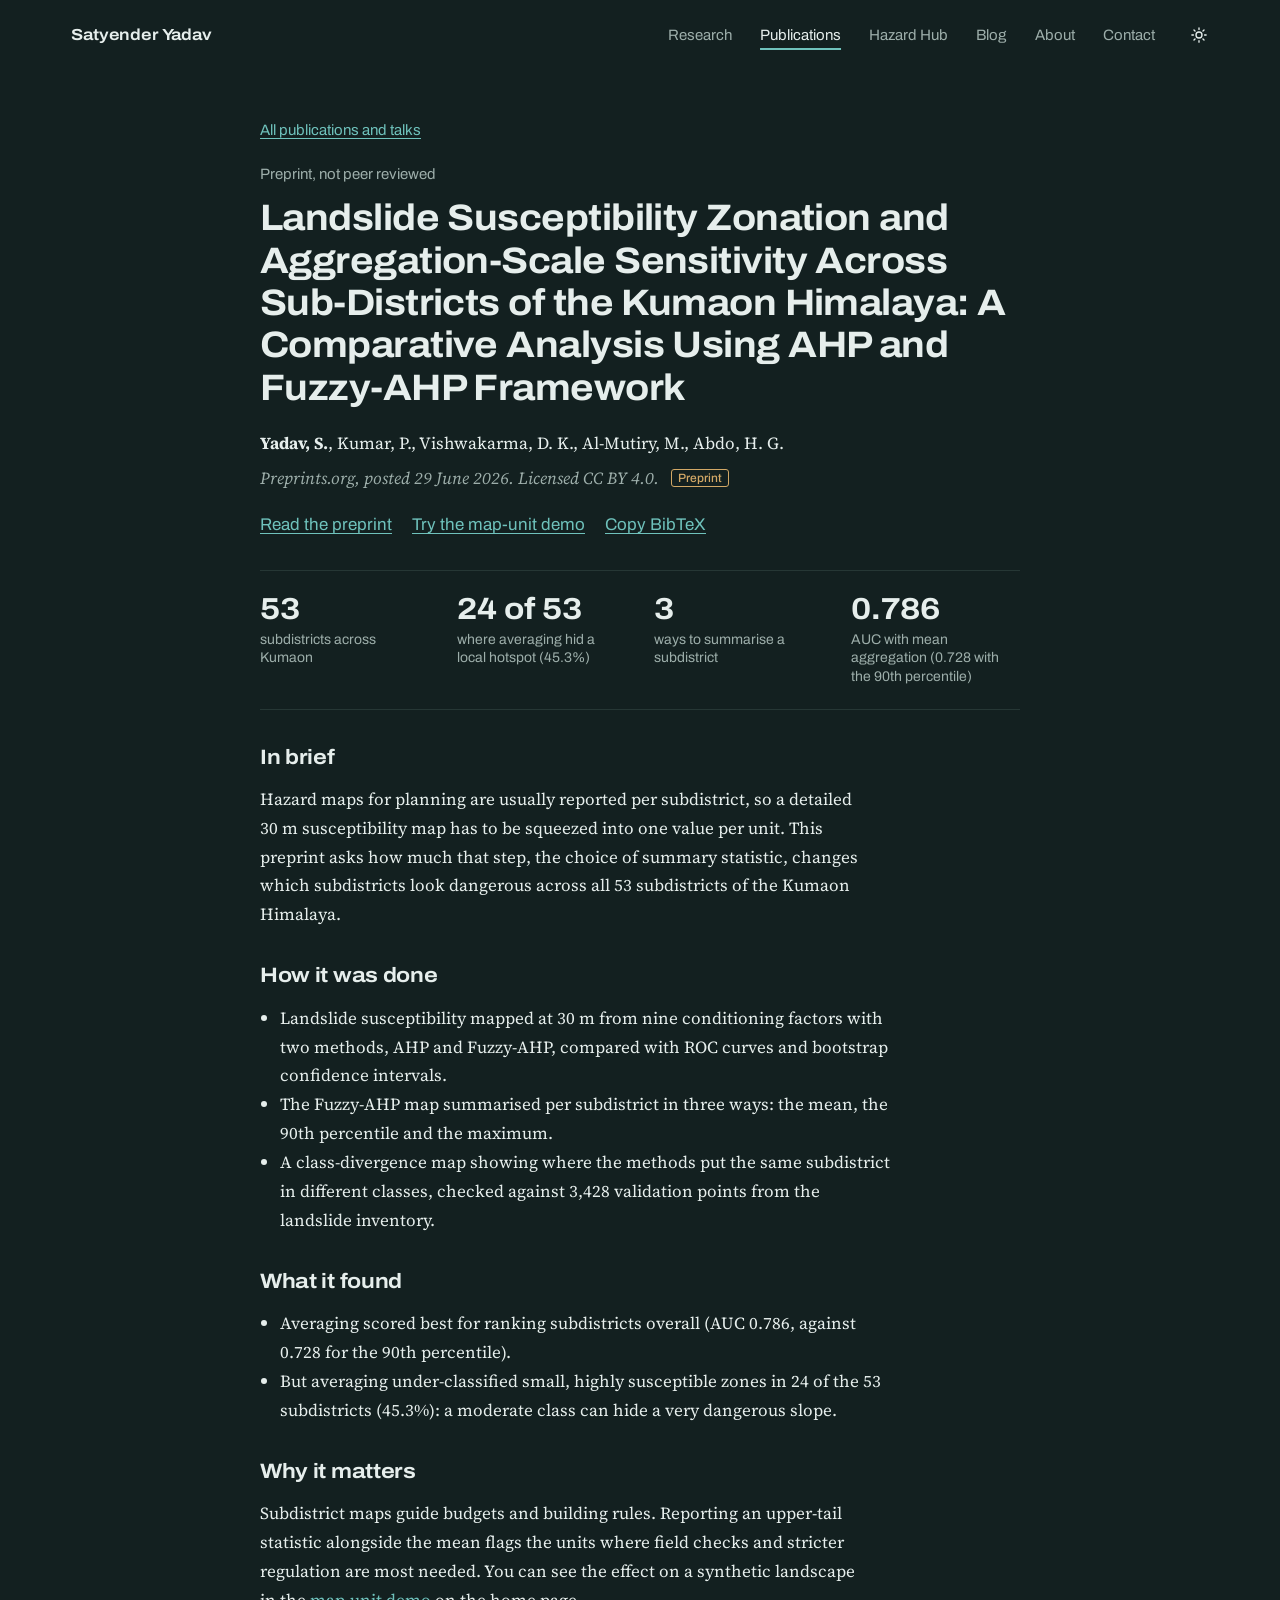
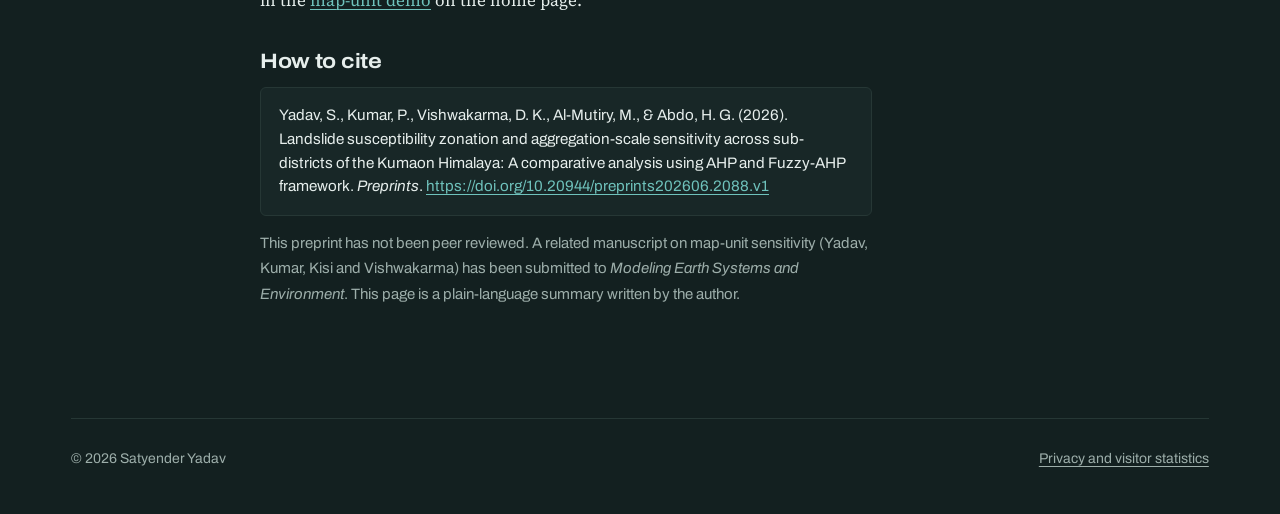
<file: papers/kumaon-2026.html>
<!DOCTYPE html>
<html lang="en">
<head>
<meta charset="utf-8">
<meta name="viewport" content="width=device-width, initial-scale=1">
<title>Aggregation-scale sensitivity of landslide susceptibility in the Kumaon Himalaya | Satyender Yadav</title>
<meta name="description" content="How the choice of summary statistic changes subdistrict landslide susceptibility classes across 53 subdistricts of the Kumaon Himalaya: mean-based maps under-classified local hotspots in 24 of 53. Preprint, 2026.">
<meta name="theme-color" content="#F2F5F4">
<link rel="canonical" href="https://yadavsatyender.github.io/papers/kumaon-2026.html">
<meta property="og:title" content="Aggregation-scale sensitivity of landslide susceptibility in the Kumaon Himalaya">
<meta property="og:description" content="How the choice of summary statistic changes subdistrict landslide susceptibility classes across 53 subdistricts of the Kumaon Himalaya: mean-based maps under-classified local hotspots in 24 of 53. Preprint, 2026.">
<meta property="og:type" content="article">
<meta property="og:url" content="https://yadavsatyender.github.io/papers/kumaon-2026.html">
<meta property="og:site_name" content="Satyender Yadav">
<meta property="og:image" content="https://yadavsatyender.github.io/assets/img/og-home.png">
<meta property="og:image:width" content="1200">
<meta property="og:image:height" content="630">
<meta property="og:image:alt" content="Satyender Yadav: multi-hazard risk in the Himalaya">
<meta name="twitter:card" content="summary_large_image">
<!-- Google Scholar (Highwire Press tags) -->
<meta name="citation_title" content="Landslide Susceptibility Zonation and Aggregation-Scale Sensitivity Across Sub-Districts of the Kumaon Himalaya: A Comparative Analysis Using AHP and Fuzzy-AHP Framework">
<meta name="citation_author" content="Yadav, Satyender">
<meta name="citation_author" content="Kumar, Pankaj">
<meta name="citation_author" content="Vishwakarma, Dinesh Kumar">
<meta name="citation_author" content="Al-Mutiry, Motrih">
<meta name="citation_author" content="Abdo, Hazem Ghassan">
<meta name="citation_publication_date" content="2026/06/29">
<meta name="citation_doi" content="10.20944/preprints202606.2088.v1">
<meta name="citation_publisher" content="Preprints.org">
<meta name="citation_language" content="en">
<link rel="icon" href="data:image/svg+xml,%3Csvg xmlns='http://www.w3.org/2000/svg' viewBox='0 0 32 32'%3E%3Ccircle cx='16' cy='16' r='14' fill='%230F6F6B'/%3E%3Cpath d='M5 20c5-6 9 2 13-4s6-3 9-2' stroke='%23F2F5F4' stroke-width='2.4' fill='none'/%3E%3C/svg%3E">
<link rel="preconnect" href="https://fonts.googleapis.com">
<link rel="preconnect" href="https://fonts.gstatic.com" crossorigin>
<link href="https://fonts.googleapis.com/css2?family=Archivo:wdth,wght@62..125,300..800&family=Source+Serif+4:ital,opsz,wght@0,8..60,400..650;1,8..60,400..500&display=swap" rel="stylesheet">
<script>(function(){var t;try{t=localStorage.getItem('theme')}catch(e){}if(t!=='light'&&t!=='dark'){var h=new Date().getHours();t=(window.matchMedia&&matchMedia('(prefers-color-scheme: dark)').matches)||h>=19||h<7?'dark':'light'}document.documentElement.setAttribute('data-theme',t)})();</script>
<link rel="stylesheet" href="../assets/site.css?v=3">
<script type="application/ld+json">
{
 "@context": "https://schema.org",
 "@type": "ScholarlyArticle",
 "headline": "Landslide Susceptibility Zonation and Aggregation-Scale Sensitivity Across Sub-Districts of the Kumaon Himalaya: A Comparative Analysis Using AHP and Fuzzy-AHP Framework",
 "name": "Landslide Susceptibility Zonation and Aggregation-Scale Sensitivity Across Sub-Districts of the Kumaon Himalaya: A Comparative Analysis Using AHP and Fuzzy-AHP Framework",
 "url": "https://yadavsatyender.github.io/papers/kumaon-2026.html",
 "datePublished": "2026-06-29",
 "identifier": "https://doi.org/10.20944/preprints202606.2088.v1",
 "sameAs": "https://doi.org/10.20944/preprints202606.2088.v1",
 "author": [
  {
   "@type": "Person",
   "name": "Satyender Yadav",
   "url": "https://yadavsatyender.github.io/",
   "sameAs": "https://orcid.org/0009-0008-9498-3699"
  },
  {
   "@type": "Person",
   "name": "Pankaj Kumar"
  },
  {
   "@type": "Person",
   "name": "Dinesh Kumar Vishwakarma"
  },
  {
   "@type": "Person",
   "name": "Motrih Al-Mutiry"
  },
  {
   "@type": "Person",
   "name": "Hazem Ghassan Abdo"
  }
 ],
 "publisher": {
  "@type": "Organization",
  "name": "Preprints.org"
 },
 "about": [
  "Landslide susceptibility",
  "Modifiable areal unit problem",
  "Fuzzy AHP",
  "Kumaon Himalaya"
 ],
 "isAccessibleForFree": true
}
</script>
<style>
article{max-width:760px;margin:0 auto;padding:clamp(16px,4vw,48px) 0 clamp(56px,8vw,96px)}
.crumb{font-family:var(--sans);font-size:.9375rem;margin:0 0 18px}
.kind{font-family:var(--sans);font-size:.9375rem;color:var(--scree);margin:0 0 10px}
article h1{font-weight:700;font-stretch:108%;font-size:clamp(1.6rem,3.2vw,2.3rem);line-height:1.15;letter-spacing:-.015em;margin:0 0 .55em}
.byline{font-size:1.06rem;margin:0 0 6px}
.venue{font-style:italic;color:var(--scree);margin:0 0 18px}
.state{font-family:var(--sans);font-size:.75rem;border:1px solid currentColor;border-radius:3px;padding:1px 6px;margin-left:8px;vertical-align:2px;font-weight:500;white-space:nowrap;font-style:normal}
.state.pub-ok{color:var(--lake)} .state.wip{color:var(--silt)}
.acts{display:flex;flex-wrap:wrap;gap:10px 20px;align-items:center;margin:0 0 8px;padding:0;list-style:none;font-family:var(--sans)}
.acts button{font:inherit;background:none;border:0;padding:0;color:var(--lake);cursor:pointer;text-decoration:underline;text-decoration-thickness:1px;text-underline-offset:.18em}
.facts{display:grid;grid-template-columns:repeat(auto-fit,minmax(150px,1fr));gap:18px 28px;margin:30px 0 8px;padding:22px 0;border-top:1px solid var(--rule);border-bottom:1px solid var(--rule)}
.facts b{display:block;font-family:var(--sans);font-weight:700;font-stretch:110%;font-size:1.9rem;line-height:1.05;color:var(--ink)}
.facts span{display:block;font-family:var(--sans);font-size:.875rem;color:var(--scree);margin-top:6px;line-height:1.35}
article h2{font-size:1.3rem;margin:1.7em 0 .5em}
article p,article li{font-size:1.06rem;line-height:1.7;max-width:var(--measure)}
article ul{padding-left:1.2em}
.cite{font-family:var(--sans);font-size:.95rem;background:var(--paper);border:1px solid var(--rule);border-radius:6px;padding:16px 18px;line-height:1.55}
.note{font-family:var(--sans);font-size:.9375rem;color:var(--scree)}
.toast{position:fixed;left:50%;bottom:24px;transform:translateX(-50%);background:var(--ink);color:var(--snow);font-family:var(--sans);font-size:.95rem;padding:10px 16px;border-radius:6px;opacity:0;pointer-events:none;transition:opacity .2s}.toast.on{opacity:1}
</style>
</head>
<body>
<a class="skip" href="#main">Skip to content</a>
<div class="wrap">
  <header class="top">
    <a class="mark" href="../index.html">Satyender Yadav</a>
    <nav aria-label="Main">
      <ul>
        <li><a href="../index.html#research">Research</a></li>
        <li><a href="../index.html#publications" aria-current="page">Publications</a></li>
        <li><a href="../hub.html">Hazard Hub</a></li>
        <li><a href="../blog.html">Blog</a></li>
        <li><a href="../index.html#about">About</a></li>
        <li><a href="../index.html#contact">Contact</a></li>
        <li class="theme-item"><button type="button" class="theme-toggle" aria-label="Switch colour mode"><svg class="i-moon" viewBox="0 0 24 24" aria-hidden="true" fill="none" stroke="currentColor" stroke-width="1.8" stroke-linecap="round" stroke-linejoin="round"><path d="M20 14.5A8 8 0 0 1 9.5 4a8 8 0 1 0 10.5 10.5z"/></svg><svg class="i-sun" viewBox="0 0 24 24" aria-hidden="true" fill="none" stroke="currentColor" stroke-width="1.8" stroke-linecap="round"><circle cx="12" cy="12" r="4"/><path d="M12 2.5v2M12 19.5v2M2.5 12h2M19.5 12h2M5.3 5.3l1.4 1.4M17.3 17.3l1.4 1.4M5.3 18.7l1.4-1.4M17.3 6.7l1.4-1.4"/></svg><span class="theme-tip" aria-hidden="true">Switch colour mode</span></button></li>
      </ul>
    </nav>
  </header>
  <main id="main">
    <article data-track-section="Paper: kumaon-2026">
      <p class="crumb"><a href="../index.html#publications">All publications and talks</a></p>
      <p class="kind">Preprint, not peer reviewed</p>
      <h1>Landslide Susceptibility Zonation and Aggregation-Scale Sensitivity Across Sub-Districts of the Kumaon Himalaya: A Comparative Analysis Using AHP and Fuzzy-AHP Framework</h1>
      <p class="byline"><b>Yadav, S.</b>, Kumar, P., Vishwakarma, D. K., Al-Mutiry, M., Abdo, H. G.</p>
      <p class="venue">Preprints.org, posted 29 June 2026. Licensed CC BY 4.0. <span class="state wip">Preprint</span></p>
      <ul class="acts"><li><a href="https://doi.org/10.20944/preprints202606.2088.v1">Read the preprint</a></li><li><a href="../index.html#map-unit">Try the map-unit demo</a></li><li><button type="button" data-bib="@article{yadav2026kumaon,
  title={Landslide Susceptibility Zonation and Aggregation-Scale Sensitivity Across Sub-Districts of the Kumaon Himalaya: A Comparative Analysis Using AHP and Fuzzy-AHP Framework},
  author={Yadav, Satyender and Kumar, Pankaj and Vishwakarma, Dinesh Kumar and Al-Mutiry, Motrih and Abdo, Hazem Ghassan},
  journal={Preprints},
  year={2026},
  doi={10.20944/preprints202606.2088.v1}
}" data-track="Copy BibTeX" data-track-detail="Kumaon 2026 (preprint page)">Copy BibTeX</button></li></ul>
      <div class="facts"><div><b>53</b><span>subdistricts across Kumaon</span></div><div><b>24 of 53</b><span>where averaging hid a local hotspot (45.3%)</span></div><div><b>3</b><span>ways to summarise a subdistrict</span></div><div><b>0.786</b><span>AUC with mean aggregation (0.728 with the 90th percentile)</span></div></div>
      <h2>In brief</h2>
      <p>Hazard maps for planning are usually reported per subdistrict, so a detailed 30 m susceptibility map has to be squeezed into one value per unit. This preprint asks how much that step, the choice of summary statistic, changes which subdistricts look dangerous across all 53 subdistricts of the Kumaon Himalaya.</p>
      <h2>How it was done</h2>
      <ul><li>Landslide susceptibility mapped at 30 m from nine conditioning factors with two methods, AHP and Fuzzy-AHP, compared with ROC curves and bootstrap confidence intervals.</li><li>The Fuzzy-AHP map summarised per subdistrict in three ways: the mean, the 90th percentile and the maximum.</li><li>A class-divergence map showing where the methods put the same subdistrict in different classes, checked against 3,428 validation points from the landslide inventory.</li></ul>
      <h2>What it found</h2>
      <ul><li>Averaging scored best for ranking subdistricts overall (AUC 0.786, against 0.728 for the 90th percentile).</li><li>But averaging under-classified small, highly susceptible zones in 24 of the 53 subdistricts (45.3%): a moderate class can hide a very dangerous slope.</li></ul>
      <h2>Why it matters</h2>
      <p>Subdistrict maps guide budgets and building rules. Reporting an upper-tail statistic alongside the mean flags the units where field checks and stricter regulation are most needed. You can see the effect on a synthetic landscape in the <a href="../index.html#map-unit">map-unit demo</a> on the home page.</p>
      <h2>How to cite</h2>
      <p class="cite">Yadav, S., Kumar, P., Vishwakarma, D. K., Al-Mutiry, M., &amp; Abdo, H. G. (2026). Landslide susceptibility zonation and aggregation-scale sensitivity across sub-districts of the Kumaon Himalaya: A comparative analysis using AHP and Fuzzy-AHP framework. <i>Preprints</i>. <a href="https://doi.org/10.20944/preprints202606.2088.v1">https://doi.org/10.20944/preprints202606.2088.v1</a></p>
      <p class="note">This preprint has not been peer reviewed. A related manuscript on map-unit sensitivity (Yadav, Kumar, Kisi and Vishwakarma) has been submitted to <i>Modeling Earth Systems and Environment</i>. This page is a plain-language summary written by the author.</p>
    </article>
  </main>
  <footer class="site">
    <span>© 2026 Satyender Yadav</span>
    <span><a href="../privacy.html">Privacy and visitor statistics</a></span>
  </footer>
</div>
<div class="toast" id="toast" role="status" aria-live="polite"></div>
<script>
document.addEventListener('click',function(e){
  var b=e.target.closest&&e.target.closest('button[data-bib]'); if(!b)return;
  var t=document.getElementById('toast');
  function say(m){t.textContent=m;t.classList.add('on');clearTimeout(say.k);say.k=setTimeout(function(){t.classList.remove('on');},2600);}
  var old=function(text){var ta=document.createElement('textarea');ta.value=text;ta.setAttribute('readonly','');ta.style.position='fixed';ta.style.opacity='0';document.body.appendChild(ta);ta.select();var ok=false;try{ok=document.execCommand('copy');}catch(e){}document.body.removeChild(ta);return ok;};
  var text=b.getAttribute('data-bib'), fail=function(){say(old(text)?'BibTeX copied.':'Copy was blocked by the browser. Use the DOI page to export the citation.');};
  try{navigator.clipboard.writeText(text).then(function(){say('BibTeX copied.');},fail);}catch(err){fail();}
});
</script>
<script src="../assets/theme.js?v=3" defer></script>
<script src="../assets/analytics.js" defer></script>
</body>
</html>
</file>
<file: assets/site.css>
/* Shared design system: Satyender Yadav site
   Palette drawn from Himalayan field colours: snowfield, moraine, glacial lake, silt */
:root{
  --snow:#F2F5F4; --paper:#FAFBFB; --ink:#1E2B2A; --scree:#5E6B68;
  --lake:#0F6F6B; --lake-fill:#4FA9A3; --lake-soft:#D5E8E5;
  --silt:#8A6533; --silt-fill:#B98D4E; --silt-soft:#EFE4D2;
  --contour:#C9D4D0; --contour-major:#9FB0AB; --rule:#DCE3E1;
  --r1:#EEF1E6; --r2:#D9CDA4; --r3:#C49A5A; --r4:#9A5E2E; --r5:#5E2F1E;
  --sans:"Archivo",system-ui,-apple-system,"Segoe UI",sans-serif;
  --serif:"Source Serif 4",Georgia,serif;
  --measure:68ch; --gutter:clamp(20px,4vw,56px); --maxw:1240px;
}
@media (prefers-color-scheme:dark){
  :root:not([data-theme="light"]){
    --snow:#132020; --paper:#182727; --ink:#E6EEEC; --scree:#9DAEAA;
    --lake:#6FC2BC; --lake-fill:#2F7F7A; --lake-soft:#1D3836;
    --silt:#D2A866; --silt-fill:#C1924F; --silt-soft:#33291B;
    --contour:#2A3B3A; --contour-major:#3E5654; --rule:#263735;
    --r1:#22302D; --r2:#5A5236; --r3:#9C7843; --r4:#C98A4C; --r5:#F0B27A;
  }
}
:root[data-theme="dark"]{
    --snow:#132020; --paper:#182727; --ink:#E6EEEC; --scree:#9DAEAA;
    --lake:#6FC2BC; --lake-fill:#2F7F7A; --lake-soft:#1D3836;
    --silt:#D2A866; --silt-fill:#C1924F; --silt-soft:#33291B;
    --contour:#2A3B3A; --contour-major:#3E5654; --rule:#263735;
    --r1:#22302D; --r2:#5A5236; --r3:#9C7843; --r4:#C98A4C; --r5:#F0B27A;
  }
:root{color-scheme:light}
:root[data-theme="dark"]{color-scheme:dark}
@media (prefers-color-scheme:dark){:root:not([data-theme="light"]){color-scheme:dark}}
/* Light/dark switch: soft fade only while switching, never for reduced motion */
html.theme-fade,html.theme-fade *,html.theme-fade *::before,html.theme-fade *::after{transition:background-color .3s ease,color .3s ease,border-color .3s ease,fill .3s ease,stroke .3s ease!important}
@media (prefers-reduced-motion:reduce){html.theme-fade,html.theme-fade *{transition:none!important}}
*,*::before,*::after{box-sizing:border-box}
html{scroll-behavior:smooth;-webkit-text-size-adjust:100%}
@media (prefers-reduced-motion:reduce){html{scroll-behavior:auto}}
body{margin:0;background:var(--snow);color:var(--ink);font-family:var(--serif);font-size:1.0625rem;line-height:1.65;font-optical-sizing:auto;-webkit-font-smoothing:antialiased}
img,svg,canvas{max-width:100%}
a{color:var(--lake);text-decoration-thickness:1px;text-underline-offset:.18em}
a:hover{text-decoration-thickness:2px}
:focus-visible{outline:2px solid var(--lake);outline-offset:3px;border-radius:2px}
.skip{position:absolute;left:-999px;top:8px;background:var(--ink);color:var(--snow);padding:8px 14px;font-family:var(--sans);z-index:50}
.skip:focus{left:8px}
.wrap{max-width:var(--maxw);margin:0 auto;padding:0 var(--gutter)}
.vh{position:absolute!important;width:1px;height:1px;overflow:hidden;clip:rect(0 0 0 0);white-space:nowrap}

/* Top bar */
.top{display:flex;justify-content:space-between;align-items:center;gap:24px;padding:22px 0;font-family:var(--sans);font-size:.9375rem}
.top .mark{font-weight:650;font-stretch:112%;color:var(--ink);text-decoration:none;letter-spacing:-.01em;font-size:1rem}
.top nav ul{display:flex;gap:clamp(14px,2.2vw,30px);list-style:none;margin:0;padding:0;flex-wrap:wrap}
.top nav a{color:var(--scree);text-decoration:none}
.top nav a:hover,.top nav a[aria-current="page"]{color:var(--ink)}
.top nav a[aria-current="page"]{text-decoration:underline;text-decoration-color:var(--lake);text-decoration-thickness:2px;text-underline-offset:.5em}
.top nav li.theme-item{display:flex;align-items:center}
.theme-toggle{display:none;position:relative;place-items:center;width:32px;height:32px;margin:-8px -6px -8px 0;padding:0;border:0;background:none;color:var(--ink);cursor:pointer}
:root[data-theme] .theme-toggle{display:inline-grid}
.theme-toggle:hover{color:var(--lake)}
.theme-toggle svg{width:18px;height:18px;min-width:18px;display:block}
.theme-toggle .i-sun{display:none}
:root[data-theme="dark"] .theme-toggle .i-sun{display:block}
:root[data-theme="dark"] .theme-toggle .i-moon{display:none}
/* Label shown at once on hover or keyboard focus (the browser's own tooltip waits about a second) */
.theme-tip{position:absolute;top:calc(100% + 6px);right:0;z-index:20;white-space:nowrap;font-family:var(--sans);font-size:.8125rem;line-height:1.2;background:var(--ink);color:var(--snow);padding:5px 9px;border-radius:4px;opacity:0;visibility:hidden;pointer-events:none}
.theme-toggle:hover .theme-tip,.theme-toggle:focus-visible .theme-tip{opacity:1;visibility:visible}
@media (hover:none){.theme-toggle:hover .theme-tip{opacity:0;visibility:hidden}}

/* Type */
h1,h2,h3{font-family:var(--sans);color:var(--ink)}
h2{font-weight:680;font-stretch:112%;font-size:clamp(1.7rem,3vw,2.35rem);line-height:1.08;letter-spacing:-.015em;margin:0}
h3{font-weight:620;font-size:1.2rem;line-height:1.3;margin:0 0 .4em;letter-spacing:-.005em}
.muted{color:var(--scree)}
.sans{font-family:var(--sans)}

/* Sections */
section{padding:clamp(56px,8vw,104px) 0;border-top:1px solid var(--rule)}
.sec-head{display:grid;grid-template-columns:minmax(0,4fr) minmax(0,8fr);gap:clamp(20px,4vw,64px);margin-bottom:clamp(28px,4vw,48px);align-items:start}
.sec-head p{margin:0;max-width:var(--measure);color:var(--scree)}

/* Buttons and chips */
.btn{display:inline-flex;align-items:center;gap:8px;background:var(--ink);color:var(--snow);padding:.62em 1.1em;border-radius:4px;text-decoration:none;font-family:var(--sans);font-weight:560;font-size:.98rem;border:0;cursor:pointer}
.btn:hover{background:var(--lake);color:#fff}
.btn.ghost{background:none;color:var(--ink);border:1px solid var(--contour-major)}
.btn.ghost:hover{border-color:var(--ink);background:none;color:var(--ink)}
.chips{display:flex;flex-wrap:wrap;gap:8px;font-family:var(--sans)}
.chips button{font:inherit;font-size:.9rem;background:none;border:1px solid var(--rule);color:var(--ink);padding:.36em .85em;border-radius:999px;cursor:pointer}
.chips button:hover{border-color:var(--contour-major)}
.chips button[aria-pressed="true"]{background:var(--ink);color:var(--snow);border-color:var(--ink)}
.tag{display:inline-block;font-family:var(--sans);font-size:.78rem;line-height:1.5;padding:0 7px;border-radius:3px;border:1px solid var(--rule);color:var(--scree)}
.tag.flood{color:var(--lake);border-color:color-mix(in srgb,var(--lake) 40%,transparent)}
.tag.landslide,.tag.glof{color:var(--silt);border-color:color-mix(in srgb,var(--silt) 40%,transparent)}

/* Footer */
footer.site{border-top:1px solid var(--rule);padding:28px 0 44px;font-family:var(--sans);font-size:.875rem;color:var(--scree);display:flex;justify-content:space-between;gap:20px;flex-wrap:wrap}
footer.site a{color:var(--scree)}

.status-line{display:inline-flex;align-items:center;gap:10px;font-family:var(--sans);font-size:.9375rem;color:var(--ink)}
.status-line::before{content:"";flex:none;width:9px;height:9px;border-radius:50%;background:var(--lake-fill);box-shadow:0 0 0 4px color-mix(in srgb,var(--lake-fill) 25%,transparent)}

@media (max-width:960px){
  .sec-head{grid-template-columns:1fr;gap:14px}
}
@media (max-width:720px){
  .top{flex-direction:column;align-items:flex-start;gap:10px}
}
@media print{
  .top nav,.skip,.no-print{display:none!important}
  body{background:#fff;color:#000}
  section{padding:24px 0}
}
</file>
